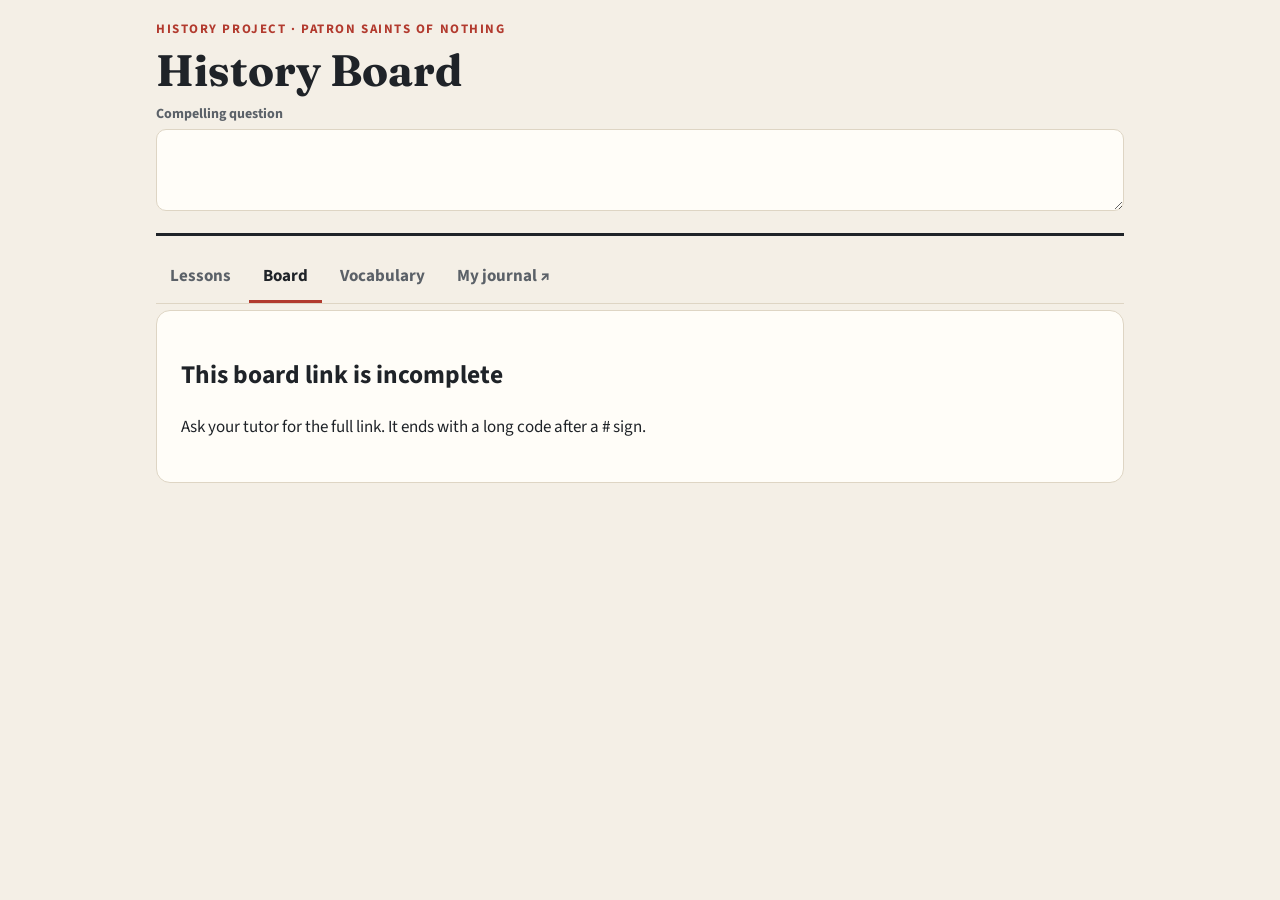
<file: history-board/index.html>
<!doctype html>
<html lang="en">
<head>
<meta charset="utf-8">
<meta name="viewport" content="width=device-width, initial-scale=1">
<meta name="robots" content="noindex, nofollow">
<title>History Board</title>
<link rel="preconnect" href="https://fonts.googleapis.com">
<link rel="preconnect" href="https://fonts.gstatic.com" crossorigin>
<link rel="stylesheet" href="https://fonts.googleapis.com/css2?family=Fraunces:opsz,wght@9..144,600;9..144,700&family=Source+Sans+3:ital,wght@0,400;0,600;0,700;1,400&display=swap">
<style>
:root{
  --bg:#f4efe6; --paper:#fffdf8; --ink:#1f2328; --muted:#5b6168; --line:#ded5c4;
  --accent:#b23a2e; --accent-ink:#ffffff; --blue:#1f4e79; --gold:#c8962c;
  --museum:#7a4b9a; --university:#1f4e79; --government:#2e6b3a; --news:#a0522d; --court:#3b3b3b; --other:#b23a2e;
  --shadow:0 1px 2px rgba(0,0,0,.06),0 4px 14px rgba(0,0,0,.06);
}
*{box-sizing:border-box}
html,body{margin:0}
body{background:var(--bg);color:var(--ink);font-family:"Source Sans 3",-apple-system,BlinkMacSystemFont,"Segoe UI",Roboto,Helvetica,Arial,sans-serif;font-size:17px;line-height:1.5;-webkit-text-size-adjust:100%}
a{color:var(--blue)}
.wrap{max-width:1000px;margin:0 auto;padding:20px 16px 80px}
header.top{border-bottom:3px solid var(--ink);padding-bottom:14px;margin-bottom:18px}
.eyebrow{font-size:13px;letter-spacing:.12em;text-transform:uppercase;color:var(--accent);font-weight:700}
h1{font-family:"Fraunces",Georgia,serif;font-size:clamp(28px,6vw,44px);line-height:1.1;margin:6px 0 10px}
.bq-label{font-weight:700;font-size:14px;color:var(--muted);margin-bottom:4px;display:block}
textarea,input,select{font:inherit;color:inherit}
#bigq{width:100%;border:1px solid var(--line);background:var(--paper);border-radius:10px;padding:10px 12px;font-family:"Fraunces",Georgia,serif;font-size:20px;resize:vertical;min-height:64px}
.bar{display:flex;flex-wrap:wrap;gap:10px;align-items:center;margin:18px 0}
.btn{-webkit-appearance:none;appearance:none;border:0;border-radius:999px;padding:10px 18px;font-weight:700;font-size:16px;cursor:pointer;background:var(--accent);color:var(--accent-ink);min-height:44px}
.btn.ghost{background:transparent;color:var(--ink);border:1.5px solid var(--ink)}
.btn.small{padding:6px 12px;font-size:14px;min-height:34px}
.status{font-size:14px;color:var(--muted);margin-left:auto}
.status.err{color:var(--accent);font-weight:700}
.tabs{display:flex;gap:6px;border-bottom:1px solid var(--line);margin-bottom:16px}
.tab{background:none;border:0;border-bottom:3px solid transparent;padding:8px 12px;font-weight:700;font-size:16px;color:var(--muted);cursor:pointer}
.tab[aria-selected="true"]{color:var(--ink);border-bottom-color:var(--accent)}
/* timeline */
.timeline{position:relative;padding-left:28px}
.timeline:before{content:"";position:absolute;left:9px;top:4px;bottom:4px;width:3px;background:var(--ink);border-radius:2px}
.yeargroup{position:relative;margin-bottom:22px}
.year{position:relative;font-family:"Fraunces",Georgia,serif;font-size:24px;font-weight:700;margin:0 0 8px}
.year:before{content:"";position:absolute;left:-26px;top:9px;width:15px;height:15px;border-radius:50%;background:var(--paper);border:3px solid var(--accent)}
.cards{display:grid;grid-template-columns:repeat(auto-fill,minmax(260px,1fr));gap:14px}
.card{background:var(--paper);border:1px solid var(--line);border-radius:14px;box-shadow:var(--shadow);overflow:hidden;display:flex;flex-direction:column}
.card .img{width:100%;aspect-ratio:16/10;object-fit:cover;background:#e9e2d4;display:block}
.card .body{padding:12px 14px 14px;display:flex;flex-direction:column;gap:6px;flex:1}
.meta{display:flex;flex-wrap:wrap;gap:6px;align-items:center}
.pill{font-size:12px;font-weight:700;letter-spacing:.04em;text-transform:uppercase;padding:2px 8px;border-radius:999px;background:#efe7d8;color:var(--ink)}
.pill.kind{background:var(--ink);color:#fff}
.pill.src{color:#fff}
.card h3{margin:0;font-size:19px;line-height:1.25}
.card p{margin:0;color:#2c3136;white-space:pre-wrap}
.links{display:flex;flex-wrap:wrap;gap:12px;font-size:15px;margin-top:auto;padding-top:6px}
.actions{display:flex;gap:8px;margin-top:8px}
.pnav{display:flex;flex-wrap:wrap;gap:4px;border-bottom:1px solid var(--line);margin:0 0 6px}
.pnav a{padding:10px 14px;font-weight:700;font-size:17px;color:var(--muted);text-decoration:none;border-bottom:3px solid transparent}
.pnav a[aria-current="page"]{color:var(--ink);border-bottom-color:var(--accent)}
.readings a{margin-left:4px}
.section-h{font-family:"Fraunces",Georgia,serif;font-size:22px;margin:4px 0 10px}
.id-cards{margin-bottom:24px}
.idcard{border-top:5px solid var(--gold)}
.idchart{text-align:center;padding:6px 0}
.idname{display:inline-block;font-family:"Fraunces",Georgia,serif;font-size:22px;font-weight:700;border:3px solid var(--ink);border-radius:999px;padding:6px 18px;margin:6px 0 12px}
.idwords{display:flex;flex-wrap:wrap;gap:6px;justify-content:center}
.idword{background:#f3ead6;border:1px solid var(--line);border-radius:8px;padding:3px 9px;font-size:15px}
.idword.muted{color:var(--muted);font-style:italic}
.card.k-upstander{border-left:6px solid var(--government)}
.card.k-bystander{border-left:6px solid var(--gold)}
.card.k-perpetrator{border-left:6px solid var(--accent)}
.card.k-memory{border-left:6px solid var(--museum)}
.card.k-novel{border-left:6px solid var(--blue)}
.field .hint:empty{display:none}
.empty{background:var(--paper);border:2px dashed var(--line);border-radius:14px;padding:24px;text-align:center;color:var(--muted)}
/* script */
.script-box{background:var(--paper);border:1px solid var(--line);border-radius:14px;padding:16px;box-shadow:var(--shadow)}
#script{width:100%;min-height:340px;border:1px solid var(--line);border-radius:10px;padding:12px;font-size:18px;line-height:1.6;resize:vertical;background:#fff}
.counter{display:flex;flex-wrap:wrap;gap:16px;font-size:15px;color:var(--muted);margin-top:8px}
.counter b{color:var(--ink)}
.tips{font-size:16px;color:var(--ink);margin:0 0 10px}
.hidden{display:none !important}
/* modal */
.overlay{position:fixed;inset:0;top:0;left:0;right:0;bottom:0;background:rgba(20,20,20,.5);display:flex;align-items:flex-start;justify-content:center;padding:16px;overflow-y:auto;-webkit-overflow-scrolling:touch;z-index:10}
.modal{background:var(--paper);border-radius:16px;max-width:560px;width:100%;padding:18px 18px 20px;margin:20px 0;box-shadow:0 10px 40px rgba(0,0,0,.3)}
.modal h2{font-family:"Fraunces",Georgia,serif;margin:0 0 12px}
.field{margin-bottom:12px}
.field label{display:block;font-weight:700;font-size:15px;margin-bottom:4px}
.kinds{border:0;margin:0;padding:0;min-width:0}
.kinds legend{font-weight:700;font-size:15px;margin-bottom:4px;padding:0}
.kgroup{margin:6px 0}
.kglabel{display:block;font-size:13px;color:var(--muted);font-weight:700;letter-spacing:.04em;text-transform:uppercase;margin-bottom:4px}
.kopts{display:flex;flex-wrap:wrap;gap:6px}
.idword.idlabel{background:transparent;border:2px dashed var(--accent);color:var(--accent)}
.field input.missing{border:2px solid var(--accent);background:#fbe9e6}
.warn.info{background:#e8f0f7;color:var(--ink);font-weight:600}
.warntext{color:var(--accent);font-weight:700;font-size:15px}
.klock summary{cursor:pointer;list-style-position:inside;margin-bottom:4px}
.klock .small{font-size:13px;color:var(--muted)}
.kopt{position:relative;display:inline-block;cursor:pointer}
.kopt input{position:absolute;opacity:0;width:1px;height:1px}
.kopt span{display:inline-block;border:1px solid var(--line);background:#fff;border-radius:999px;padding:7px 12px;font-size:15px;font-weight:600;color:var(--ink)}
.kopt input:checked + span{background:var(--ink);color:#fff;border-color:var(--ink)}
.kopt input:focus-visible + span{outline:3px solid var(--accent);outline-offset:2px}
.field .hint{font-size:13px;color:var(--muted);margin-top:2px}
.field input,.field select,.field textarea{width:100%;border:1px solid var(--line);border-radius:8px;padding:9px 10px;background:#fff;font-size:16px}
.field textarea{min-height:90px;resize:vertical}
.row2{display:grid;grid-template-columns:1fr 1fr;gap:10px}
.warn{background:#fbe9e6;color:var(--accent);border-radius:8px;padding:8px 10px;font-weight:600;font-size:15px;margin-bottom:10px}
.modal .btns{display:flex;gap:10px;justify-content:flex-end;margin-top:6px}
.nokey{background:var(--paper);border-radius:14px;padding:24px;border:1px solid var(--line)}
@media (max-width:520px){.row2{grid-template-columns:1fr}.status{margin-left:0;width:100%}}
</style>
</head>
<body>
<div class="wrap">
  <header class="top">
    <div class="eyebrow">History Project · Patron Saints of Nothing</div>
    <h1 id="title">History Board</h1>
    <label class="bq-label" for="bigq">Compelling question</label>
    <textarea id="bigq" rows="2"></textarea>
  </header>
  <nav class="pnav" id="readings" aria-label="Project sections"><a href="home.html" data-keyed="1">Lessons</a><a href="index.html" data-keyed="1" aria-current="page">Board</a><a href="vocab.html" data-keyed="1">Vocabulary</a><a href="https://docs.google.com/document/d/1Thc-ZWkePVy3NhJpWOpobZj-ksLnN4kBiz2em-hv898/edit" target="_blank" rel="noopener">My journal ↗</a></nav>

  <div id="nokey" class="nokey hidden">
    <h2>This board link is incomplete</h2>
    <p>Ask your tutor for the full link. It ends with a long code after a # sign.</p>
  </div>

  <div id="app" class="hidden">
    <div class="tabs" role="tablist">
      <button class="tab" role="tab" id="tab-board" aria-selected="true">Timeline</button>
      <button class="tab" role="tab" id="tab-script" aria-selected="false">Documentary script</button>
    </div>

    <section id="panel-board">
      <div class="bar">
        <button class="btn" id="addBtn">+ Add a card</button>
        <span class="status" id="status">Loading…</span>
      </div>
      <div id="timeline"></div>
    </section>

    <section id="panel-script" class="hidden">
      <div class="script-box">
        <div class="tips">
          <p style="margin:0 0 6px"><b>This is your final project (Stage 6).</b> You will make a short documentary, about 3 minutes, that answers the compelling question: <b>How can we know what really happened in the past?</b> Your cards on the timeline are your evidence. You don't need to write here until Stage 6.</p>
          <p style="margin:0 0 4px">Follow these five parts (about 350–400 words in total):</p>
          <ol style="margin:0 0 6px;padding-left:22px">
            <li><b>One case.</b> Choose one event card from your timeline. What happened?</li>
            <li><b>The official story.</b> What did the police or the government say?</li>
            <li><b>Other voices.</b> What did families, journalists or a court say?</li>
            <li><b>The evidence.</b> Which source do you trust most, and why?</li>
            <li><b>Your answer.</b> How can we know what really happened? Connect it to Jay, who wanted to know what really happened to Jun.</li>
          </ol>
          <p style="margin:0">It saves as you type.</p>
        </div>
        <textarea id="script" placeholder="1. One case: On … , …"></textarea>
        <div class="counter"><span><b id="wc">0</b> words</span><span>about <b id="mins">0:00</b> spoken</span><span id="status2"></span></div>
      </div>
    </section>
  </div>
</div>

<div class="overlay hidden" id="overlay">
  <div class="modal" role="dialog" aria-modal="true" aria-labelledby="mtitle">
    <h2 id="mtitle">Add a card</h2>
    <div id="mwarn" class="warn hidden"></div>
    <div class="row2">
      <div class="field"><label for="f_date">Date</label><input id="f_date" placeholder="e.g. 30 June 2016"><div class="hint">As exact as your source gives it.</div></div>
      <div class="field"><label for="f_year">Year (for the timeline)</label><input id="f_year" inputmode="numeric" placeholder="2016"></div>
    </div>
    <div class="field"><fieldset class="kinds"><legend>Card type</legend>
      <input type="hidden" id="f_kind" value="identity">
      <div class="kgroup"><span class="kglabel">Identity</span><div class="kopts"><label class="kopt"><input type="radio" name="kind" value="identity"><span>Identity chart</span></label></div></div>
      <div class="kgroup"><span class="kglabel">History</span><div class="kopts"><label class="kopt"><input type="radio" name="kind" value="event"><span>Event</span></label><label class="kopt"><input type="radio" name="kind" value="voice"><span>Voice (a person's story)</span></label><label class="kopt"><input type="radio" name="kind" value="official"><span>Official story</span></label><label class="kopt"><input type="radio" name="kind" value="claim"><span>False claim</span></label><label class="kopt"><input type="radio" name="kind" value="factcheck"><span>Fact-check</span></label></div></div>
      <details class="kgroup klock" id="choicesGrp"><summary><span class="kglabel" style="display:inline">Choices</span> <span class="small">· Stage 4 words. Open these after the lesson "Choosing to see."</span></summary><div class="kopts" style="margin-top:6px"><label class="kopt"><input type="radio" name="kind" value="upstander"><span>Upstander</span></label><label class="kopt"><input type="radio" name="kind" value="bystander"><span>Bystander</span></label><label class="kopt"><input type="radio" name="kind" value="perpetrator"><span>Perpetrator</span></label></div></details>
      <div class="kgroup"><span class="kglabel">Memory and the novel</span><div class="kopts"><label class="kopt"><input type="radio" name="kind" value="memory"><span>Memory and legacy</span></label><label class="kopt"><input type="radio" name="kind" value="novel"><span>Link to the novel</span></label></div></div>
      </fieldset>
      <div class="hint" id="kindHint"></div>
    </div>
    <div class="field"><label for="f_title" id="l_title">Title</label><input id="f_title" maxlength="200" placeholder="e.g. The drug war begins"><div class="hint warntext hidden" id="titleMissing"></div></div>
    <div class="field"><label for="f_caption" id="l_caption">What happened, in your own words</label><textarea id="f_caption" maxlength="2000" placeholder="2–4 sentences. Don't copy from the source."></textarea></div>
    <div class="field"><label for="f_img">Image link (optional)</label><input id="f_img" type="url" placeholder="https://…jpg"><div class="hint">Right-click an image on the source page and choose "Copy image address".</div></div>
    <div class="field"><label for="f_video">Video link (optional)</label><input id="f_video" type="url" placeholder="https://www.youtube.com/watch?v=…"></div>
    <div class="row2">
      <div class="field"><label for="f_srcname">Source name</label><input id="f_srcname" maxlength="200" placeholder="Philippine Daily Inquirer"></div>
      <div class="field"><label for="f_srctype">Source type</label>
        <select id="f_srctype">
          <option value="">Choose…</option>
          <option value="museum">Museum</option>
          <option value="university">University</option>
          <option value="government">Government</option>
          <option value="news">News</option>
          <option value="court">Court</option>
        </select>
      </div>
    </div>
    <div class="field"><label for="f_srcurl">Source link</label><input id="f_srcurl" type="url" placeholder="https://…"></div>
    <div class="btns">
      <button class="btn ghost" id="cancelBtn" type="button">Cancel</button>
      <button class="btn" id="saveBtn" type="button">Save card</button>
    </div>
  </div>
</div>

<script>
(function(){
  "use strict";
  var API = "https://tbrgkozypzlpbmetnorl.supabase.co/rest/v1/rpc/";
  var APIKEY = "sb_publishable_oINhZITFStePh8JcIrj0kQ_gT-77nvG";
  var KEY = (window.location.hash || "").replace(/^#/, "").trim();

  var KIND_LABEL = {identity:"Identity chart", event:"Event", voice:"Voice", official:"Official story", claim:"False claim", factcheck:"Fact-check", upstander:"Upstander", bystander:"Bystander", perpetrator:"Perpetrator", memory:"Memory and legacy", novel:"Link to the novel"};
  var KIND_HINT = {
    identity:"Ask three questions. What does this person call himself? What labels do other people put on him? Is each label fair? Put the labels other people use in quotation marks, like \"outsider\".",
    event:"Something that happened. Give the date, say what happened in 2–4 sentences in your own words, and add your source: news, government, court, university or museum. Not Wikipedia.",
    voice:"One real person's story, told by them or their family. Who are they, and what do they say happened?",
    official:"What the police or the government said happened. Who said it, and when?",
    claim:"Something people said or shared that turned out to be false. What was the claim, and how do we know it is false?",
    factcheck:"A source that checks a claim. What claim did it check, and what did it find?",
    upstander:"Someone who chose to speak up or act against the injustice. What did they do, and what did it cost them?",
    bystander:"Someone who saw what was happening and stayed silent or looked away. Why might they have done that?",
    perpetrator:"Someone who carried out or ordered the injustice. Describe what they did, not what they were like.",
    memory:"How is this injustice remembered today? A memorial, a court case, a museum, or an argument about the past.",
    novel:"How does this connect to Jay, Jun or their family?"
  };
  var NO_SOURCE_KINDS = {identity:true, novel:true};
  var SRC_LABEL = {museum:"Museum", university:"University", government:"Government", news:"News", court:"Court"};

  var state = {board:null, cards:[], editingId:null, lastLoad:0, typing:false};
  var $ = function(id){ return document.getElementById(id); };

  function rpc(name, body){
    return fetch(API + name, {
      method:"POST",
      headers:{"apikey":APIKEY, "Authorization":"Bearer " + APIKEY, "Content-Type":"application/json"},
      body:JSON.stringify(body)
    }).then(function(r){
      return r.text().then(function(t){
        if(!r.ok){ throw new Error(t || ("Error " + r.status)); }
        return t ? JSON.parse(t) : null;
      });
    });
  }

  function setStatus(msg, err){
    var s = $("status"), s2 = $("status2");
    s.textContent = msg; s2.textContent = msg;
    s.className = "status" + (err ? " err" : "");
  }

  function esc(s){
    return String(s == null ? "" : s).replace(/[&<>"']/g, function(c){
      return {"&":"&amp;","<":"&lt;",">":"&gt;",'"':"&quot;","'":"&#39;"}[c];
    });
  }
  function safeUrl(u){
    u = String(u || "").trim();
    return /^https?:\/\//i.test(u) ? u : "";
  }

  function load(silent){
    if(!silent) setStatus("Loading…");
    return rpc("hb_get", {p_key:KEY}).then(function(data){
      state.board = data.board;
      state.cards = data.cards || [];
      state.lastLoad = Date.now();
      $("title").textContent = state.board.title || "History Board";
      document.title = state.board.title || "History Board";
      if(document.activeElement !== $("bigq")) $("bigq").value = state.board.big_question || "";
      if(document.activeElement !== $("script") && !state.typing) { $("script").value = state.board.script || ""; countWords(); }
      render();
      setStatus("All changes saved");
    }).catch(function(e){
      if(String(e.message).indexOf("board not found") >= 0){
        $("app").classList.add("hidden"); $("nokey").classList.remove("hidden");
      } else {
        setStatus("Couldn't load the board — check your internet and refresh.", true);
      }
    });
  }

  function render(){
    var tl = $("timeline");
    if(!state.cards.length){
      tl.innerHTML = '<div class="empty">No cards yet. Click <b>+ Add a card</b> to post your first source.</div>';
      return;
    }
    var ids = state.cards.filter(function(c){ return c.kind === "identity"; });
    var rest = state.cards.filter(function(c){ return c.kind !== "identity"; });
    var pre = "";
    if(ids.length){
      pre = '<h2 class="section-h">Identity charts</h2><div class="cards id-cards">';
      ids.forEach(function(c){ pre += cardHtml(c); });
      pre += '</div><h2 class="section-h">Timeline</h2>';
    }
    if(!rest.length){
      tl.innerHTML = pre + '<div class="empty">No timeline cards yet.</div>';
      return;
    }
    var groups = {}, order = [];
    rest.forEach(function(c){
      var y = (c.sort_year === null || c.sort_year === undefined || c.sort_year === "") ? "No year yet" : String(c.sort_year);
      if(!groups[y]){ groups[y] = []; order.push(y); }
      groups[y].push(c);
    });
    order.sort(function(a,b){
      if(a === "No year yet") return 1; if(b === "No year yet") return -1;
      return Number(a) - Number(b);
    });
    var html = pre + '<div class="timeline">';
    order.forEach(function(y){
      html += '<div class="yeargroup"><h2 class="year">' + esc(y) + '</h2><div class="cards">';
      groups[y].forEach(function(c){ html += cardHtml(c); });
      html += '</div></div>';
    });
    html += '</div>';
    tl.innerHTML = html;
    var imgs = tl.querySelectorAll("img.img");
    for(var i=0;i<imgs.length;i++){ imgs[i].addEventListener("error", function(){ this.style.display="none"; }); }
  }

  function identityHtml(c){
    var words = String(c.caption || "").split(/[,\n]+/).map(function(w){ return w.trim(); }).filter(Boolean);
    var h = '<article class="card idcard"><div class="body">';
    h += '<div class="meta"><span class="pill kind">Identity chart</span></div>';
    h += '<div class="idchart"><div class="idname">' + esc(c.title || "Name") + '</div><div class="idwords">';
    words.forEach(function(w){
      var isLabel = /^["“'‘].*["”'’]$/.test(w);
      h += '<span class="idword' + (isLabel ? ' idlabel' : '') + '">' + esc(isLabel ? w.replace(/^["“'‘]|["”'’]$/g, "") : w) + '</span>';
    });
    if(words.some(function(w){ return /^["“'‘].*["”'’]$/.test(w); })) h += '<div class="small" style="margin-top:6px">Dashed = a label other people use.</div>';
    if(!words.length) h += '<span class="idword muted">Add words that describe this person</span>';
    h += '</div></div>';
    var src = safeUrl(c.source_url);
    if(src) h += '<div class="links"><a href="' + esc(src) + '" target="_blank" rel="noopener">Source: ' + esc(c.source_name || "link") + '</a></div>';
    h += '<div class="actions"><button class="btn ghost small" data-edit="' + esc(c.id) + '">Edit</button><button class="btn ghost small" data-del="' + esc(c.id) + '">Delete</button></div>';
    return h + '</div></article>';
  }

  function cardHtml(c){
    if(c.kind === "identity") return identityHtml(c);
    var img = safeUrl(c.image_url), src = safeUrl(c.source_url), vid = safeUrl(c.video_url);
    var h = '<article class="card k-' + esc(c.kind || "event") + '">';
    if(img) h += '<img class="img" loading="lazy" alt="" src="' + esc(img) + '">';
    h += '<div class="body"><div class="meta">';
    h += '<span class="pill kind">' + esc(KIND_LABEL[c.kind] || "Event") + '</span>';
    if(c.event_date) h += '<span class="pill">' + esc(c.event_date) + '</span>';
    if(c.source_type) h += '<span class="pill src" style="background:var(--' + esc(c.source_type) + ',#555)">' + esc(SRC_LABEL[c.source_type] || c.source_type) + '</span>';
    h += '</div>';
    h += '<h3>' + esc(c.title || "Untitled") + '</h3>';
    if(c.caption) h += '<p>' + esc(c.caption) + '</p>';
    h += '<div class="links">';
    if(src) h += '<a href="' + esc(src) + '" target="_blank" rel="noopener">Source: ' + esc(c.source_name || "link") + '</a>';
    else if(c.source_name) h += '<span>Source: ' + esc(c.source_name) + '</span>';
    if(vid) h += '<a href="' + esc(vid) + '" target="_blank" rel="noopener">Watch video</a>';
    h += '</div>';
    h += '<div class="actions"><button class="btn ghost small" data-edit="' + esc(c.id) + '">Edit</button><button class="btn ghost small" data-del="' + esc(c.id) + '">Delete</button></div>';
    h += '</div></article>';
    return h;
  }

  /* modal */
  var F = ["date","year","kind","title","caption","img","video","srcname","srctype","srcurl"];
  function openModal(card){
    state.editingId = card ? card.id : null;
    $("mtitle").textContent = card ? "Edit card" : "Add a card";
    $("mwarn").classList.add("hidden"); $("mwarn").classList.remove("info");
    $("f_title").classList.remove("missing"); $("titleMissing").classList.add("hidden");
    $("f_date").value = card ? card.event_date : "";
    $("f_year").value = card && card.sort_year != null ? card.sort_year : "";
    $("f_kind").value = card ? (card.kind || "event") : "identity";
    var radios = document.querySelectorAll('input[name="kind"]');
    for(var ri=0; ri<radios.length; ri++){ radios[ri].checked = radios[ri].value === $("f_kind").value; }
    $("f_title").value = card ? card.title : "";
    $("f_caption").value = card ? card.caption : "";
    $("f_img").value = card ? card.image_url : "";
    $("f_video").value = card ? card.video_url : "";
    $("f_srcname").value = card ? card.source_name : "";
    $("f_srctype").value = card ? (card.source_type || "") : "";
    $("f_srcurl").value = card ? card.source_url : "";
    applyKind();
    $("overlay").classList.remove("hidden");
    document.body.style.overflow = "hidden";
    setTimeout(function(){ ($("f_kind").value === "identity" ? $("f_title") : $("f_date")).focus(); }, 30);
  }
  function applyKind(){
    var k = $("f_kind").value, isId = k === "identity";
    $("kindHint").textContent = KIND_HINT[k] || (k ? "" : "Choose the card type that fits this source.");
    $("kindHint").classList.remove("warntext");
    $("l_title").textContent = isId ? "Whose identity chart? (name)" : "Title";
    $("f_title").placeholder = isId ? "e.g. Jay" : "e.g. The drug war begins";
    $("l_caption").textContent = isId ? "Identity words, separated by commas" : "What happened, in your own words";
    $("f_caption").placeholder = isId ? "e.g. Filipino American, son, cousin, gamer, \"outsider\"…" : "2–4 sentences. Don't copy from the source.";
    if(k === "upstander" || k === "bystander" || k === "perpetrator") $("choicesGrp").open = true;
    var dateFields = [$("f_date"), $("f_year"), $("f_img"), $("f_video")];
    for(var i=0;i<dateFields.length;i++){
      var fld = dateFields[i].parentNode;
      fld.classList.toggle("hidden", isId);
    }
  }

  function closeModal(){
    $("overlay").classList.add("hidden");
    document.body.style.overflow = "";
  }
  function warn(msg){ var w = $("mwarn"); w.textContent = msg; w.classList.remove("hidden"); w.scrollIntoView({block:"nearest"}); }

  document.addEventListener("input", function(e){ if(e.target && e.target.id === "f_title" && e.target.value.trim()){ e.target.classList.remove("missing"); $("titleMissing").classList.add("hidden"); } });
  function saveCard(){
    var yearRaw = $("f_year").value.trim();
    var card = {
      event_date: $("f_date").value.trim(),
      sort_year: yearRaw,
      kind: $("f_kind").value,
      title: $("f_title").value.trim(),
      caption: $("f_caption").value.trim(),
      image_url: $("f_img").value.trim(),
      video_url: $("f_video").value.trim(),
      source_name: $("f_srcname").value.trim(),
      source_type: $("f_srctype").value,
      source_url: $("f_srcurl").value.trim()
    };
    if(!card.kind){
      var kh = $("kindHint"); kh.textContent = "Choose a card type first: is this an event, an official story, or a voice?"; kh.classList.add("warntext");
      try{ kh.scrollIntoView({block:"center"}); }catch(e){}
      return;
    }
    if(!card.title){
      var isIdW = $("f_kind").value === "identity";
      var t = $("f_title");
      t.classList.add("missing");
      t.focus();
      try{ t.scrollIntoView({block:"center"}); }catch(e){ t.scrollIntoView(); }
      var hint = $("titleMissing"); hint.textContent = isIdW ? "Write the person's name here." : "Write a title here."; hint.classList.remove("hidden");
      return;
    }
    if(yearRaw && !/^\d{4}$/.test(yearRaw)){ return warn("Year should be four digits, like 1972."); }
    var all = (card.source_url + " " + card.image_url + " " + card.source_name).toLowerCase();
    if(all.indexOf("wikipedia") >= 0 || all.indexOf("wikimedia") >= 0){
      return warn("Wikipedia isn't allowed. Find this on a museum, university, government or news site instead.");
    }
    if(!NO_SOURCE_KINDS[card.kind] && (!card.source_url || !card.source_type)){ return warn("This card needs a source link and a source type."); }
    if(card.source_url && !card.source_type){ return warn("Choose a source type for your link."); }
    if(state.editingId) card.id = state.editingId;
    $("saveBtn").disabled = true;
    setStatus("Saving…");
    rpc("hb_save_card", {p_key:KEY, p_card:card}).then(function(){
      closeModal();
      return load(true);
    }).catch(function(){
      warn("Couldn't save — check your internet and try again.");
      setStatus("Not saved", true);
    }).then(function(){ $("saveBtn").disabled = false; });
  }

  function deleteCard(id){
    var c = state.cards.filter(function(x){ return x.id === id; })[0];
    if(!window.confirm('Delete "' + (c ? c.title : "this card") + '"?')) return;
    setStatus("Deleting…");
    rpc("hb_delete_card", {p_key:KEY, p_id:id}).then(function(){ return load(true); })
      .catch(function(){ setStatus("Couldn't delete — try again.", true); });
  }

  /* board text (big question + script) */
  var saveTimer = null;
  function queueBoardSave(){
    setStatus("Saving…");
    clearTimeout(saveTimer);
    saveTimer = setTimeout(saveBoard, 900);
  }
  function saveBoard(){
    rpc("hb_save_board", {p_key:KEY, p_big_question:$("bigq").value, p_script:$("script").value})
      .then(function(){ state.typing = false; setStatus("All changes saved"); })
      .catch(function(){ setStatus("Not saved — check your internet. Keep this tab open.", true); });
  }
  function countWords(){
    var t = $("script").value.trim();
    var n = t ? t.split(/\s+/).length : 0;
    $("wc").textContent = n;
    var secs = Math.round(n / 130 * 60);
    $("mins").textContent = Math.floor(secs/60) + ":" + ("0" + (secs % 60)).slice(-2);
  }

  function showTab(which){
    var b = which === "board";
    $("tab-board").setAttribute("aria-selected", b ? "true" : "false");
    $("tab-script").setAttribute("aria-selected", b ? "false" : "true");
    $("panel-board").classList.toggle("hidden", !b);
    $("panel-script").classList.toggle("hidden", b);
  }

  /* "Add to my board" buttons in the lessons open the form with the source already filled in.
     The student still chooses the card type and writes the title and summary. */
  function fromLesson(){
    var q = window.location.search;
    if(!/[?&]add=1/.test(q)) return;
    var P = {};
    q.replace(/^\?/, "").split("&").forEach(function(kv){
      var i = kv.indexOf("="); if(i < 0) return;
      try{ P[kv.slice(0, i)] = decodeURIComponent(kv.slice(i + 1).replace(/\+/g, " ")); }catch(e){}
    });
    openModal(null);
    $("f_kind").value = "";
    var radios = document.querySelectorAll('input[name="kind"]');
    for(var ri=0; ri<radios.length; ri++){ radios[ri].checked = false; }
    $("f_date").value = P.date || "";
    $("f_year").value = P.year || "";
    $("f_srcname").value = P.src || "";
    if(P.stype) $("f_srctype").value = P.stype;
    $("f_srcurl").value = P.url || "";
    applyKind();
    var w = $("mwarn"); w.textContent = "From your lesson" + (P.from ? ": " + P.from : "") + ". The source is filled in. You choose the card type and write the title and what it says in your own words.";
    w.classList.remove("hidden"); w.classList.add("info");
    setTimeout(function(){ var first = document.querySelector('input[name="kind"]'); if(first) first.focus(); }, 40);
    try{ history.replaceState(null, "", window.location.pathname + window.location.hash); }catch(e){}
  }

  function init(){
    if(!/^[a-f0-9]{20,}$/i.test(KEY)){
      $("nokey").classList.remove("hidden");
      $("bigq").disabled = true;
      return;
    }
    $("app").classList.remove("hidden");
    var rl = document.querySelectorAll("a[data-keyed]");
    for(var r=0;r<rl.length;r++){ rl[r].setAttribute("href", rl[r].getAttribute("href").split("#")[0] + "#" + KEY); }
    $("addBtn").addEventListener("click", function(){ openModal(null); });
    $("cancelBtn").addEventListener("click", closeModal);
    var kradios = document.querySelectorAll('input[name="kind"]');
    for(var kr=0; kr<kradios.length; kr++){
      kradios[kr].addEventListener("change", function(){ $("f_kind").value = this.value; applyKind(); });
    }
    $("saveBtn").addEventListener("click", saveCard);
    $("overlay").addEventListener("click", function(e){ if(e.target === this) closeModal(); });
    document.addEventListener("keydown", function(e){ if(e.key === "Escape") closeModal(); });
    $("timeline").addEventListener("click", function(e){
      var t = e.target;
      if(t.getAttribute("data-edit")){
        var id = t.getAttribute("data-edit");
        openModal(state.cards.filter(function(x){ return x.id === id; })[0]);
      } else if(t.getAttribute("data-del")){
        deleteCard(t.getAttribute("data-del"));
      }
    });
    $("bigq").addEventListener("input", queueBoardSave);
    $("script").addEventListener("input", function(){ state.typing = true; countWords(); queueBoardSave(); });
    $("tab-board").addEventListener("click", function(){ showTab("board"); });
    $("tab-script").addEventListener("click", function(){ showTab("script"); });
    load(false).then(fromLesson);
    setInterval(function(){
      var modalOpen = !$("overlay").classList.contains("hidden");
      var editing = document.activeElement === $("script") || document.activeElement === $("bigq");
      if(!modalOpen && !editing && !state.typing && !document.hidden) load(true);
    }, 20000);
  }
  init();
})();
</script>
</body>
</html>
</file>
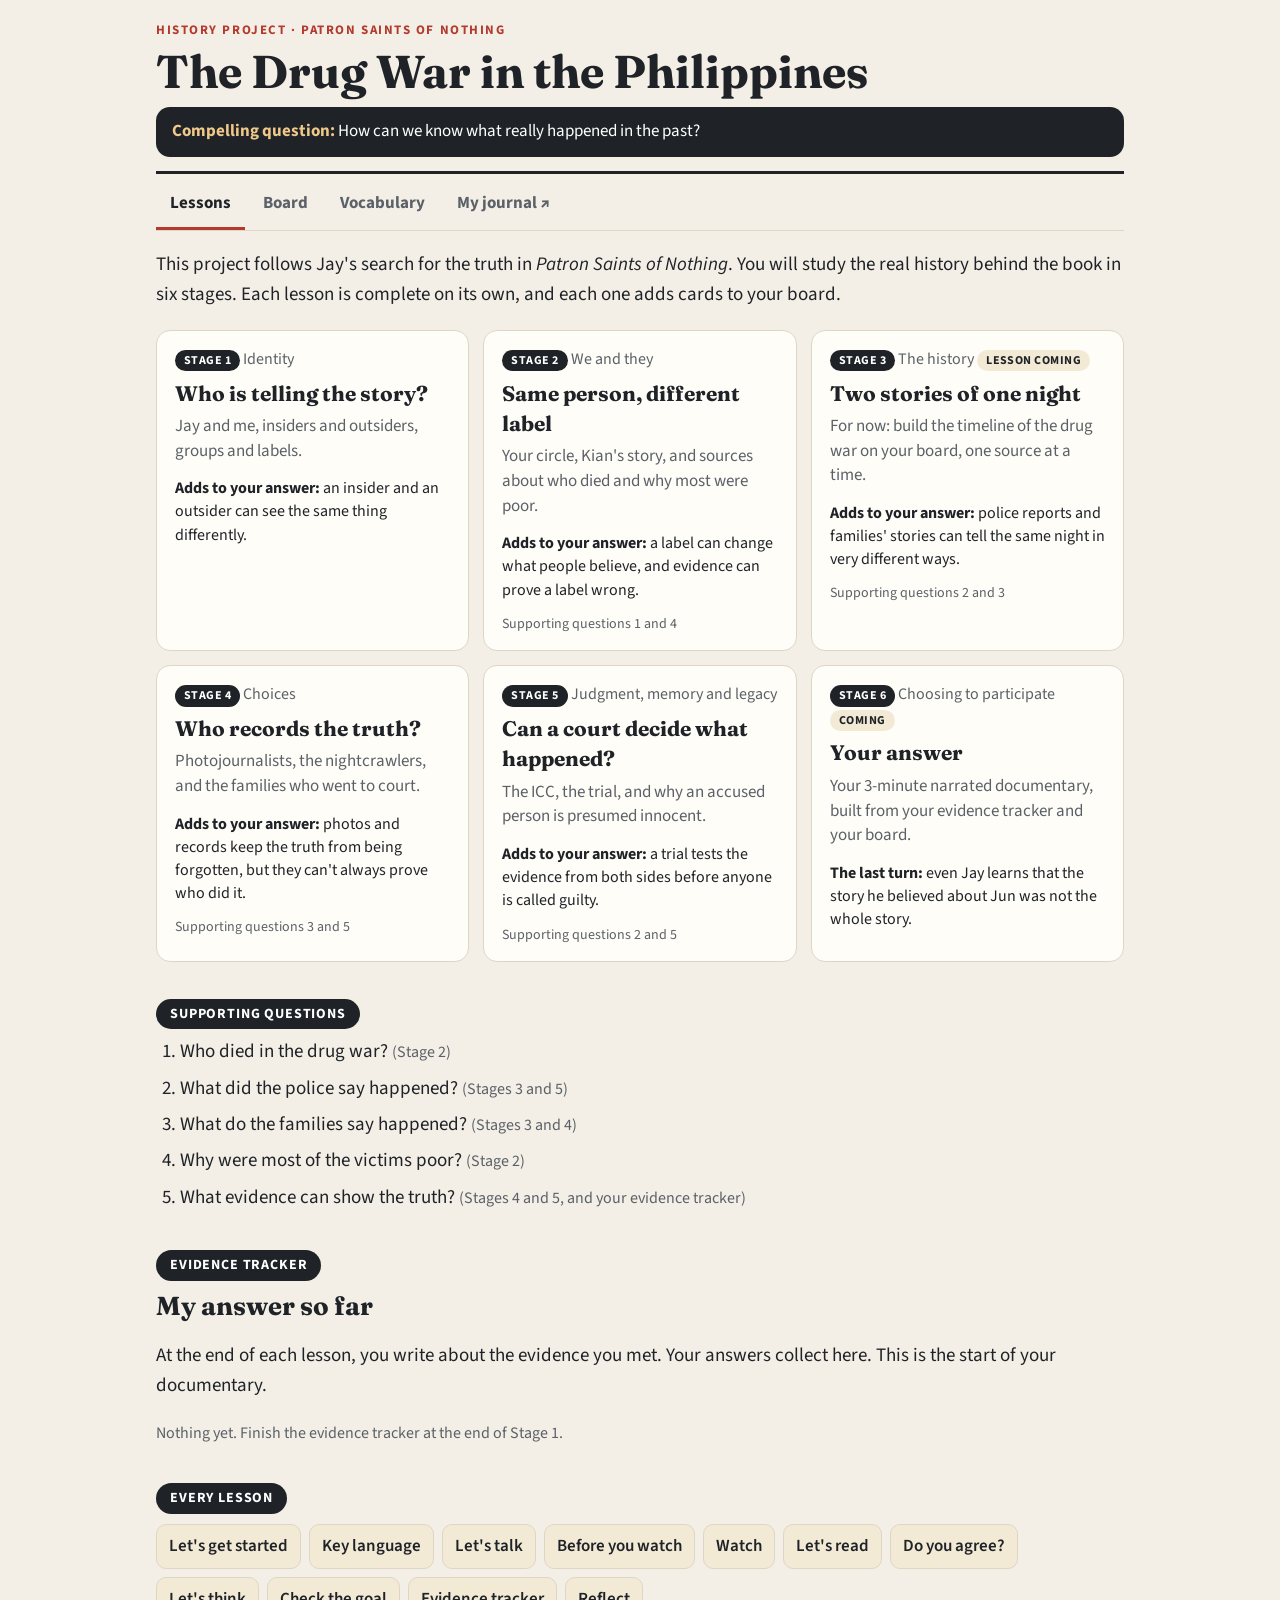
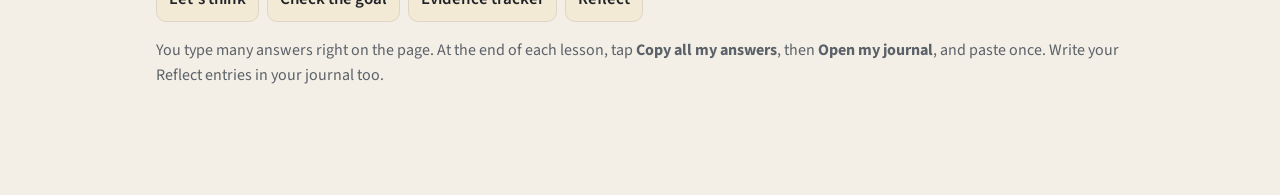
<file: history-board/home.html>
<!doctype html>
<html lang="en">
<head>
<meta charset="utf-8">
<meta name="viewport" content="width=device-width, initial-scale=1">
<meta name="robots" content="noindex, nofollow">
<title>The Drug War in the Philippines</title>
<link rel="preconnect" href="https://fonts.googleapis.com">
<link rel="preconnect" href="https://fonts.gstatic.com" crossorigin>
<link rel="stylesheet" href="https://fonts.googleapis.com/css2?family=Fraunces:opsz,wght@9..144,600;9..144,700&family=Source+Sans+3:ital,wght@0,400;0,600;0,700;1,400&display=swap">
<link rel="stylesheet" href="site.css?v=13">
</head>
<body>
<div class="wrap wide">
  <header class="top">
    <div class="eyebrow">History project · Patron Saints of Nothing</div>
    <h1 class="title">The Drug War in the Philippines</h1>
    <div class="cq"><b>Compelling question:</b> How can we know what really happened in the past?</div>
  </header>
  <nav class="nav" aria-label="Project sections">
    <a href="home.html" data-keyed aria-current="page">Lessons</a>
    <a href="index.html" data-keyed>Board</a>
    <a href="vocab.html" data-keyed>Vocabulary</a>
  </nav>

  <p>This project follows Jay's search for the truth in <i>Patron Saints of Nothing</i>. You will study the real history behind the book in six stages. Each lesson is complete on its own, and each one adds cards to your board.</p>

  <div class="stages">
    <a class="stage" href="stage1.html" data-keyed>
      <div><span class="pill dark">Stage 1</span> <span class="small">Identity</span></div>
      <h3>Who is telling the story?</h3>
      <div class="desc">Jay and me, insiders and outsiders, groups and labels.</div>
      <div class="adds"><b>Adds to your answer:</b> an insider and an outsider can see the same thing differently.</div>
    </a>
    <a class="stage" href="stage2.html" data-keyed>
      <div><span class="pill dark">Stage 2</span> <span class="small">We and they</span></div>
      <h3>Same person, different label</h3>
      <div class="desc">Your circle, Kian's story, and sources about who died and why most were poor.</div>
      <div class="adds"><b>Adds to your answer:</b> a label can change what people believe, and evidence can prove a label wrong.</div>
      <div class="sq">Supporting questions 1 and 4</div>
    </a>
    <a class="stage" href="index.html" data-keyed>
      <div><span class="pill dark">Stage 3</span> <span class="small">The history</span> <span class="pill">Lesson coming</span></div>
      <h3>Two stories of one night</h3>
      <div class="desc">For now: build the timeline of the drug war on your board, one source at a time.</div>
      <div class="adds"><b>Adds to your answer:</b> police reports and families' stories can tell the same night in very different ways.</div>
      <div class="sq">Supporting questions 2 and 3</div>
    </a>
    <a class="stage" href="stage4.html" data-keyed>
      <div><span class="pill dark">Stage 4</span> <span class="small">Choices</span></div>
      <h3>Who records the truth?</h3>
      <div class="desc">Photojournalists, the nightcrawlers, and the families who went to court.</div>
      <div class="adds"><b>Adds to your answer:</b> photos and records keep the truth from being forgotten, but they can't always prove who did it.</div>
      <div class="sq">Supporting questions 3 and 5</div>
    </a>
    <a class="stage" href="lesson-icc.html" data-keyed>
      <div><span class="pill dark">Stage 5</span> <span class="small">Judgment, memory and legacy</span></div>
      <h3>Can a court decide what happened?</h3>
      <div class="desc">The ICC, the trial, and why an accused person is presumed innocent.</div>
      <div class="adds"><b>Adds to your answer:</b> a trial tests the evidence from both sides before anyone is called guilty.</div>
      <div class="sq">Supporting questions 2 and 5</div>
    </a>
    <div class="stage">
      <div><span class="pill dark">Stage 6</span> <span class="small">Choosing to participate</span> <span class="pill">Coming</span></div>
      <h3>Your answer</h3>
      <div class="desc">Your 3-minute narrated documentary, built from your evidence tracker and your board.</div>
      <div class="adds"><b>The last turn:</b> even Jay learns that the story he believed about Jun was not the whole story.</div>
    </div>
  </div>

  <section class="part">
    <span class="label">Supporting questions</span>
    <ol class="q">
      <li>Who died in the drug war? <span class="small">(Stage 2)</span></li>
      <li>What did the police say happened? <span class="small">(Stages 3 and 5)</span></li>
      <li>What do the families say happened? <span class="small">(Stages 3 and 4)</span></li>
      <li>Why were most of the victims poor? <span class="small">(Stage 2)</span></li>
      <li>What evidence can show the truth? <span class="small">(Stages 4 and 5, and your evidence tracker)</span></li>
    </ol>
  </section>

  <section class="part">
    <span class="label">Evidence tracker</span>
    <h2>My answer so far</h2>
    <p>At the end of each lesson, you write about the evidence you met. Your answers collect here. This is the start of your documentary.</p>
    <div id="trackerSummary"></div>
  </section>

  <section class="part">
    <span class="label">Every lesson</span>
    <div class="chips static">
      <span class="chip">Let's get started</span><span class="chip">Key language</span><span class="chip">Let's talk</span><span class="chip">Before you watch</span><span class="chip">Watch</span><span class="chip">Let's read</span><span class="chip">Do you agree?</span><span class="chip">Let's think</span><span class="chip">Check the goal</span><span class="chip">Evidence tracker</span><span class="chip">Reflect</span>
    </div>
    <p class="small">You type many answers right on the page. At the end of each lesson, tap <b>Copy all my answers</b>, then <b>Open my journal</b>, and paste once. Write your Reflect entries in your journal too.</p>
  </section>
</div>
<script src="site.js?v=9"></script>
<script>
(function(){
  var L = [["s1","Stage 1: Who is telling the story?"],["s2","Stage 2: Same person, different label"],["s4","Stage 4: Who records the truth?"],["s5","Stage 5: Can a court decide what happened?"]];
  function get(k){ try{ return localStorage.getItem("psn-ans-tracker-" + k) || ""; }catch(e){ return ""; } }
  function esc(t){ return String(t).replace(/[&<>"]/g, function(c){ return {"&":"&amp;","<":"&lt;",">":"&gt;","\"":"&quot;"}[c]; }); }
  var h = "", any = false;
  L.forEach(function(x){
    var w = get(x[0]+"-what"), c = get(x[0]+"-can"), n = get(x[0]+"-cant"), k = get(x[0]+"-know");
    if(!(w||c||n||k)) return;
    any = true;
    h += '<div class="box"><b>' + esc(x[1]) + '</b>' +
      (w ? '<p style="margin:6px 0 0"><b>Evidence:</b> ' + esc(w) + '</p>' : '') +
      (c ? '<p style="margin:4px 0 0"><b>It can show:</b> ' + esc(c) + '</p>' : '') +
      (n ? '<p style="margin:4px 0 0"><b>It can\'t show:</b> ' + esc(n) + '</p>' : '') +
      (k ? '<p style="margin:4px 0 0"><b>We can know more when</b> ' + esc(k) + '</p>' : '') + '</div>';
  });
  document.getElementById("trackerSummary").innerHTML = any ? h : '<p class="small">Nothing yet. Finish the evidence tracker at the end of Stage 1.</p>';
})();
</script>
</body>
</html>
</file>
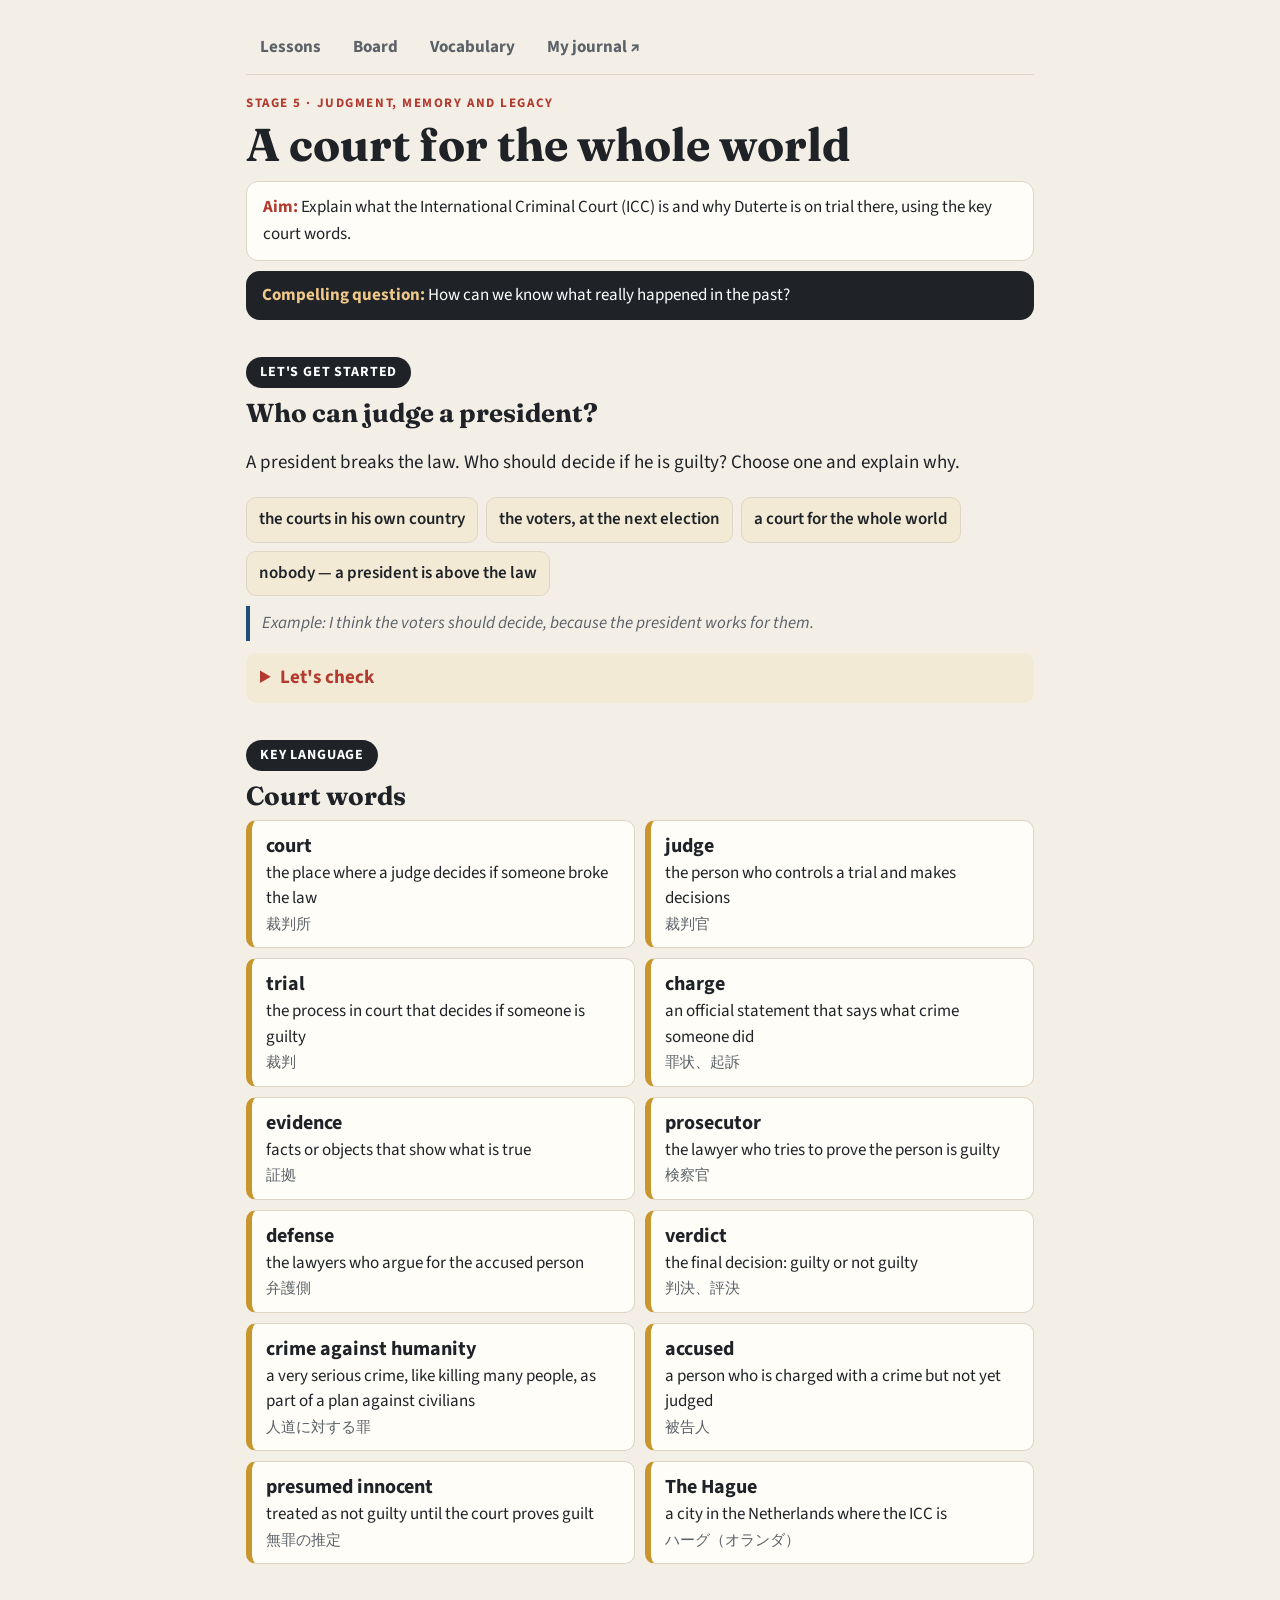
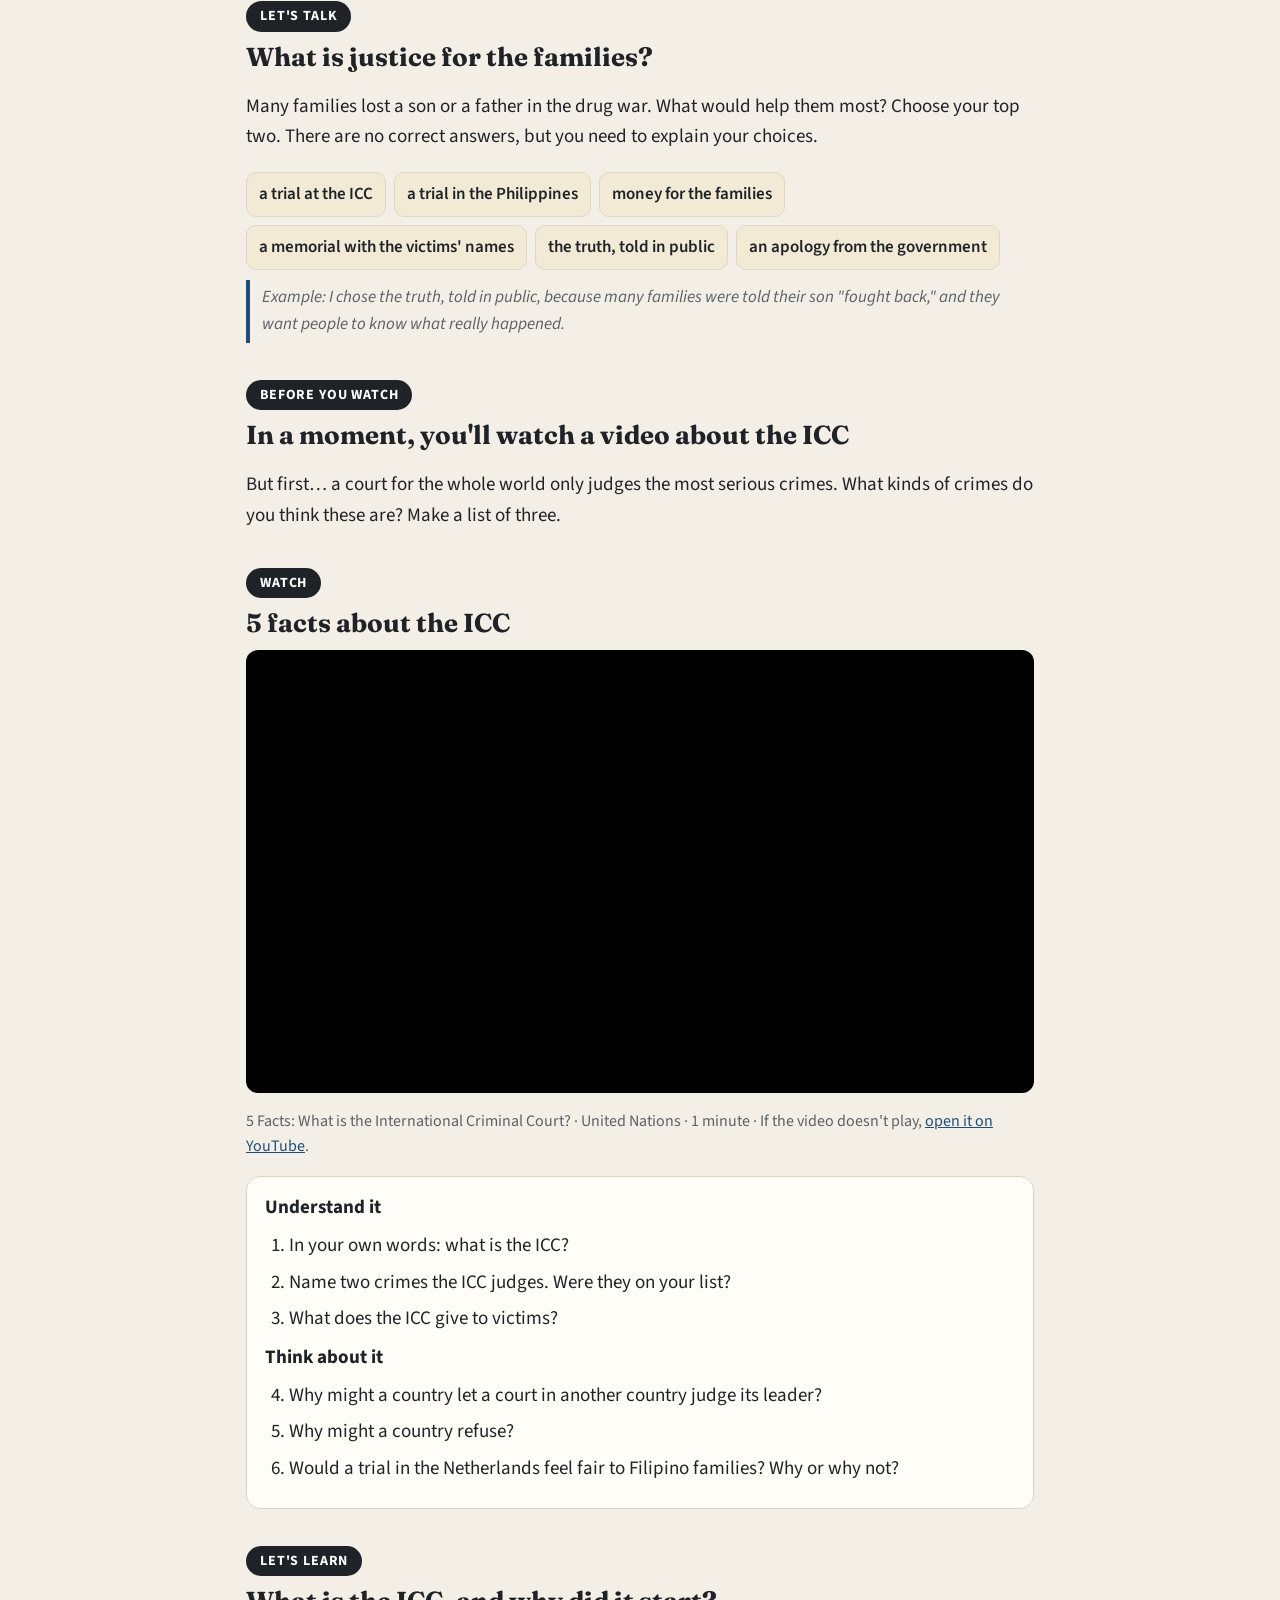
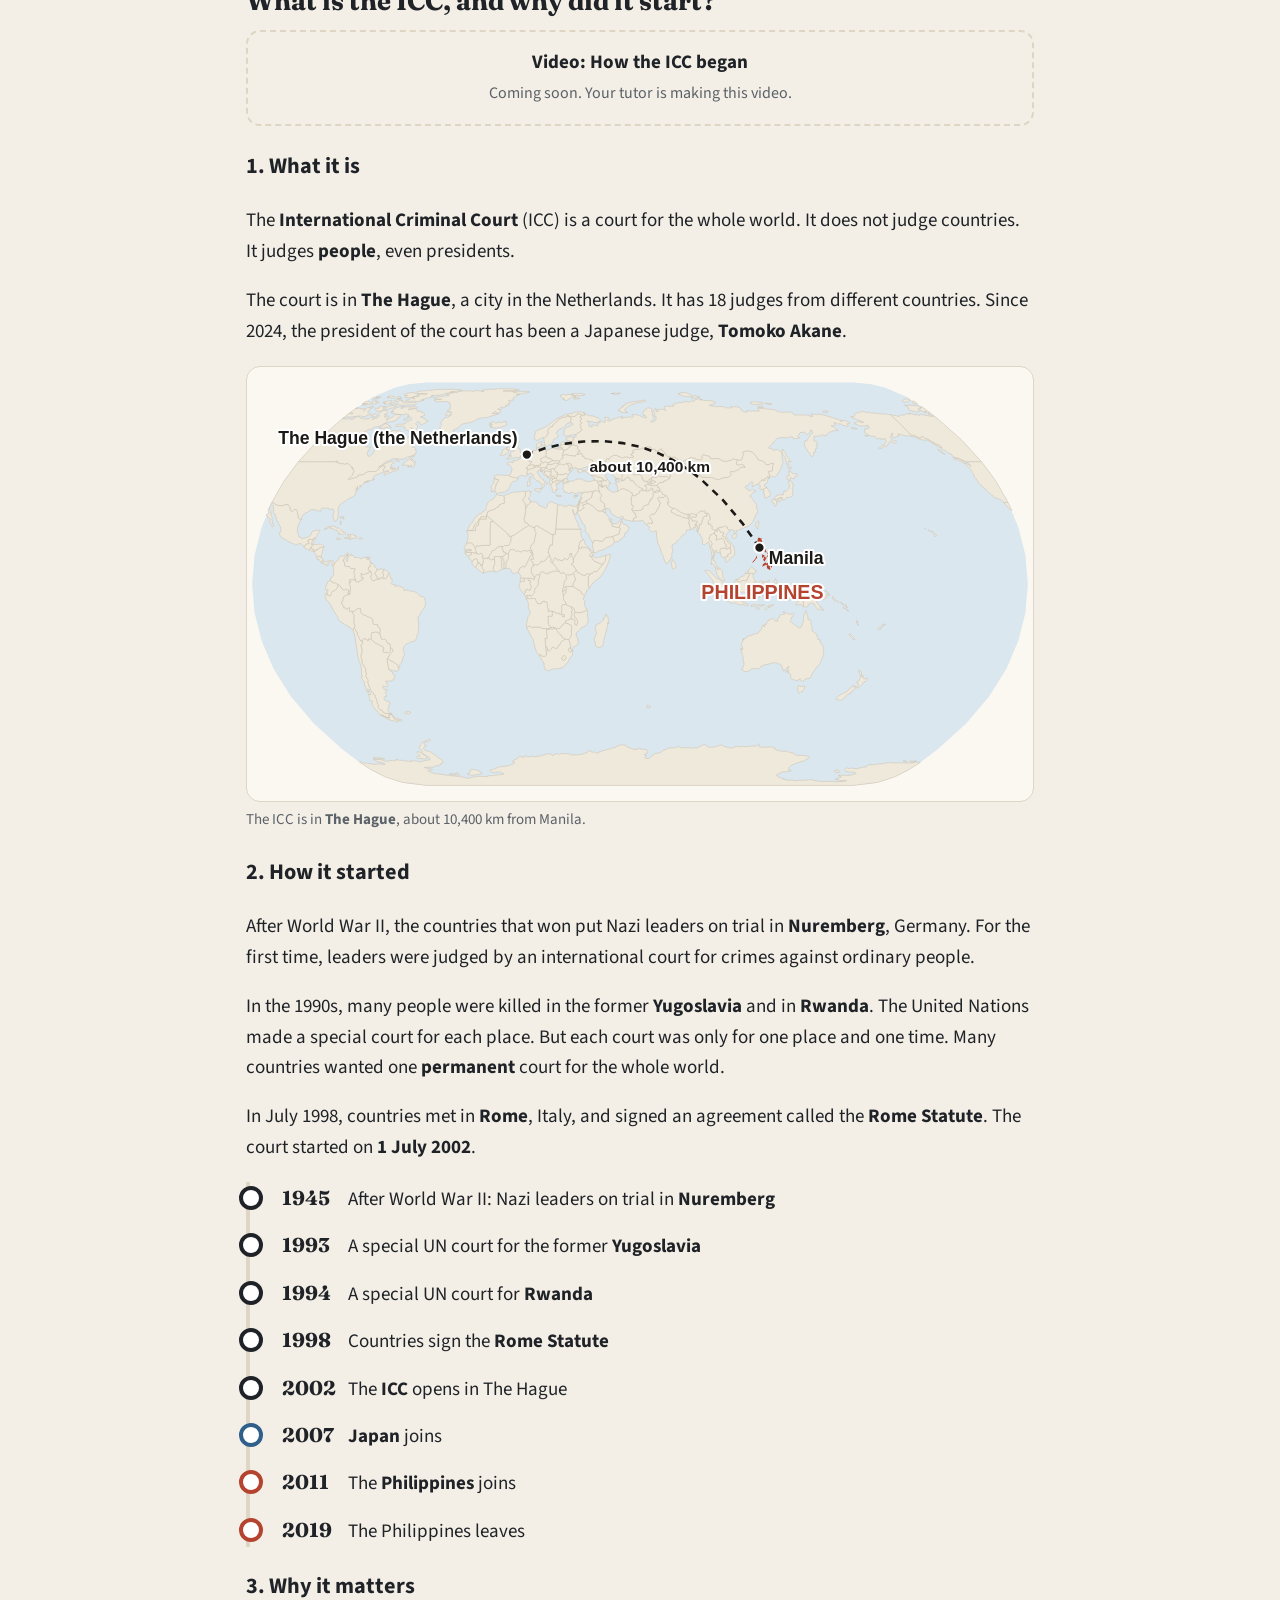
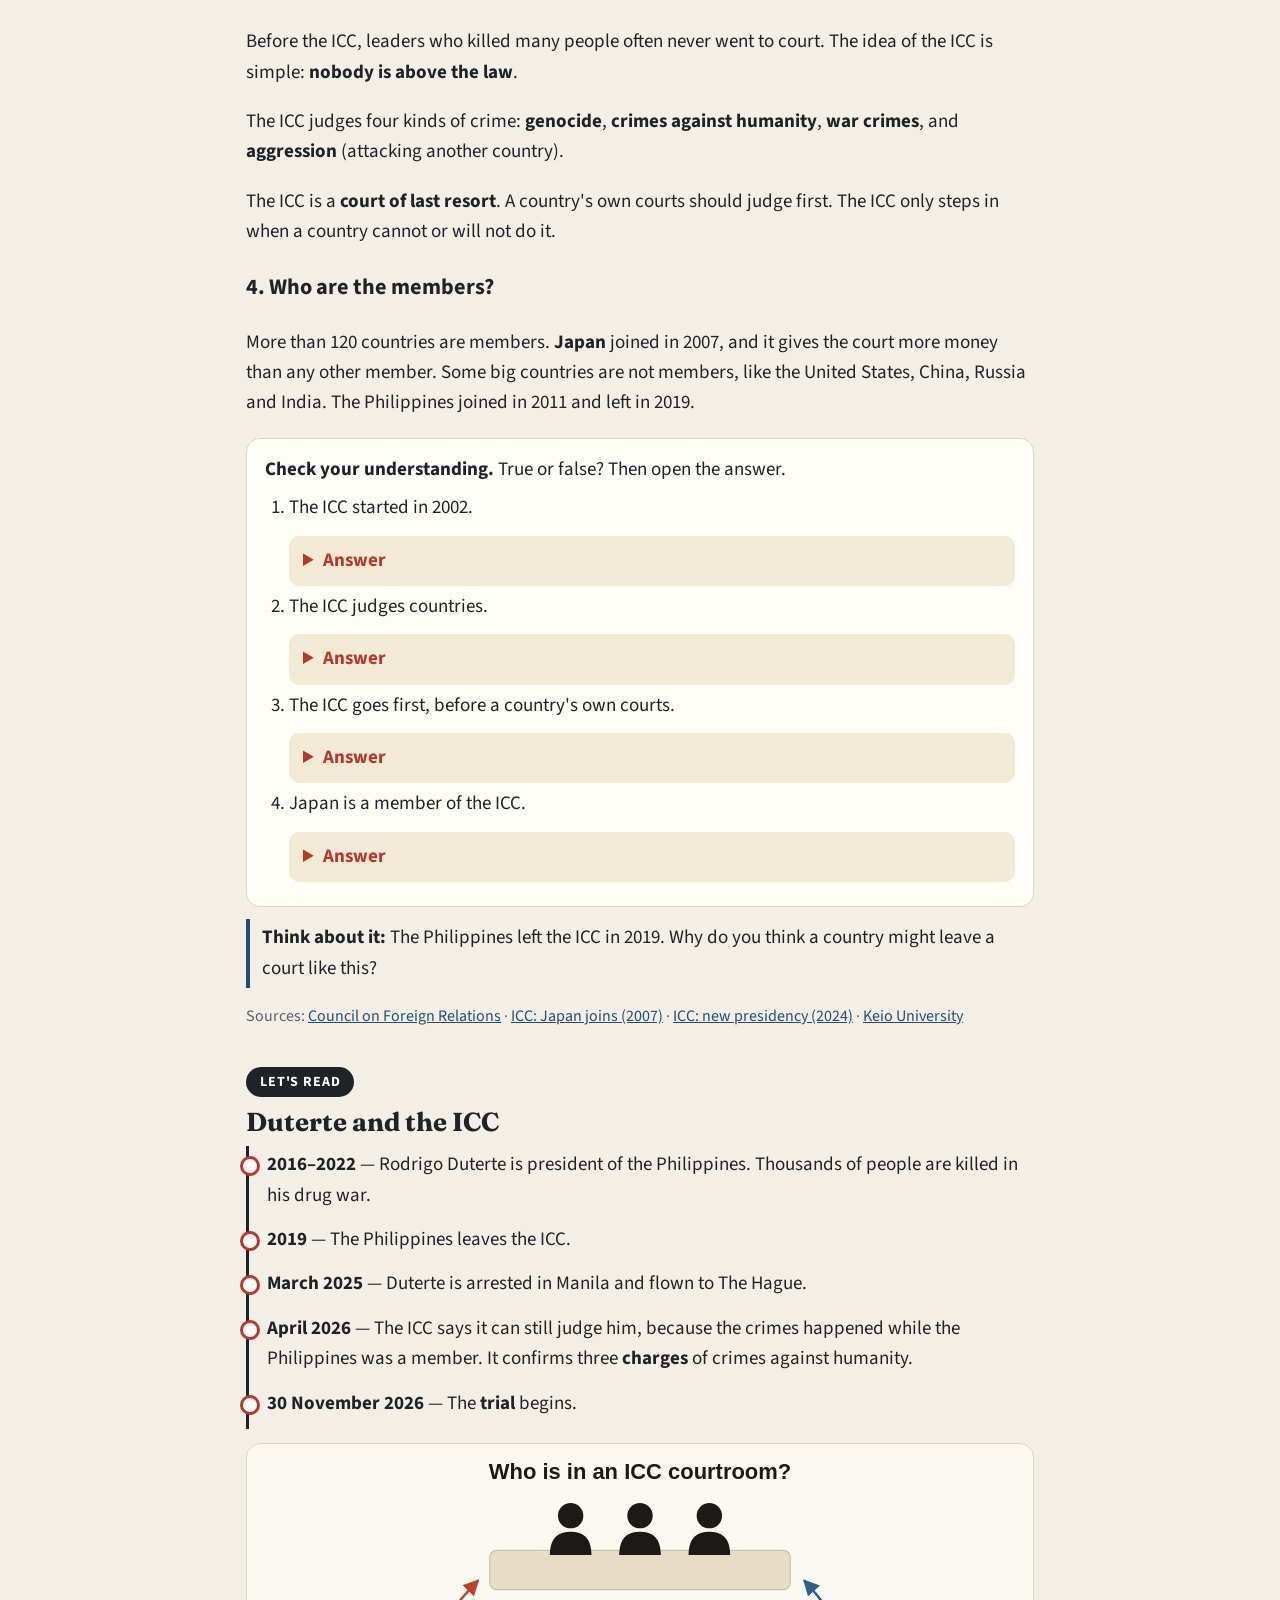
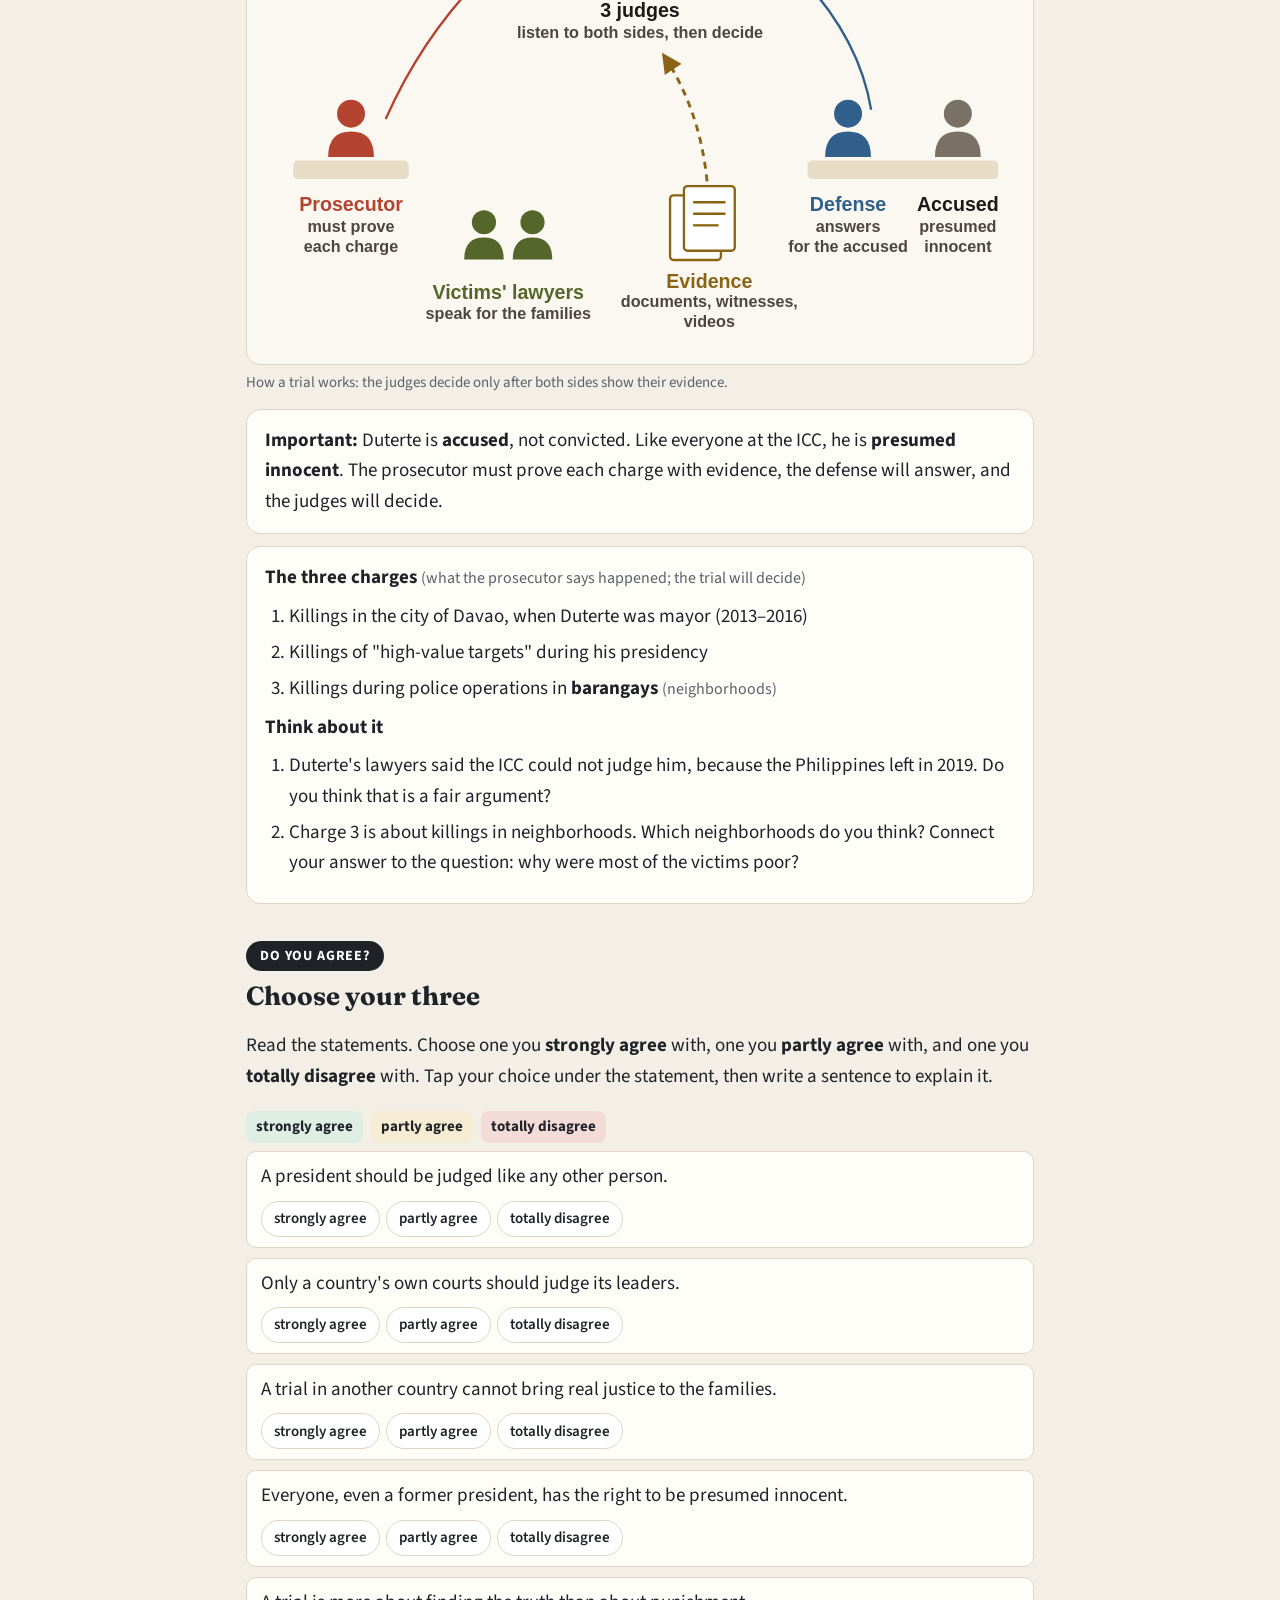
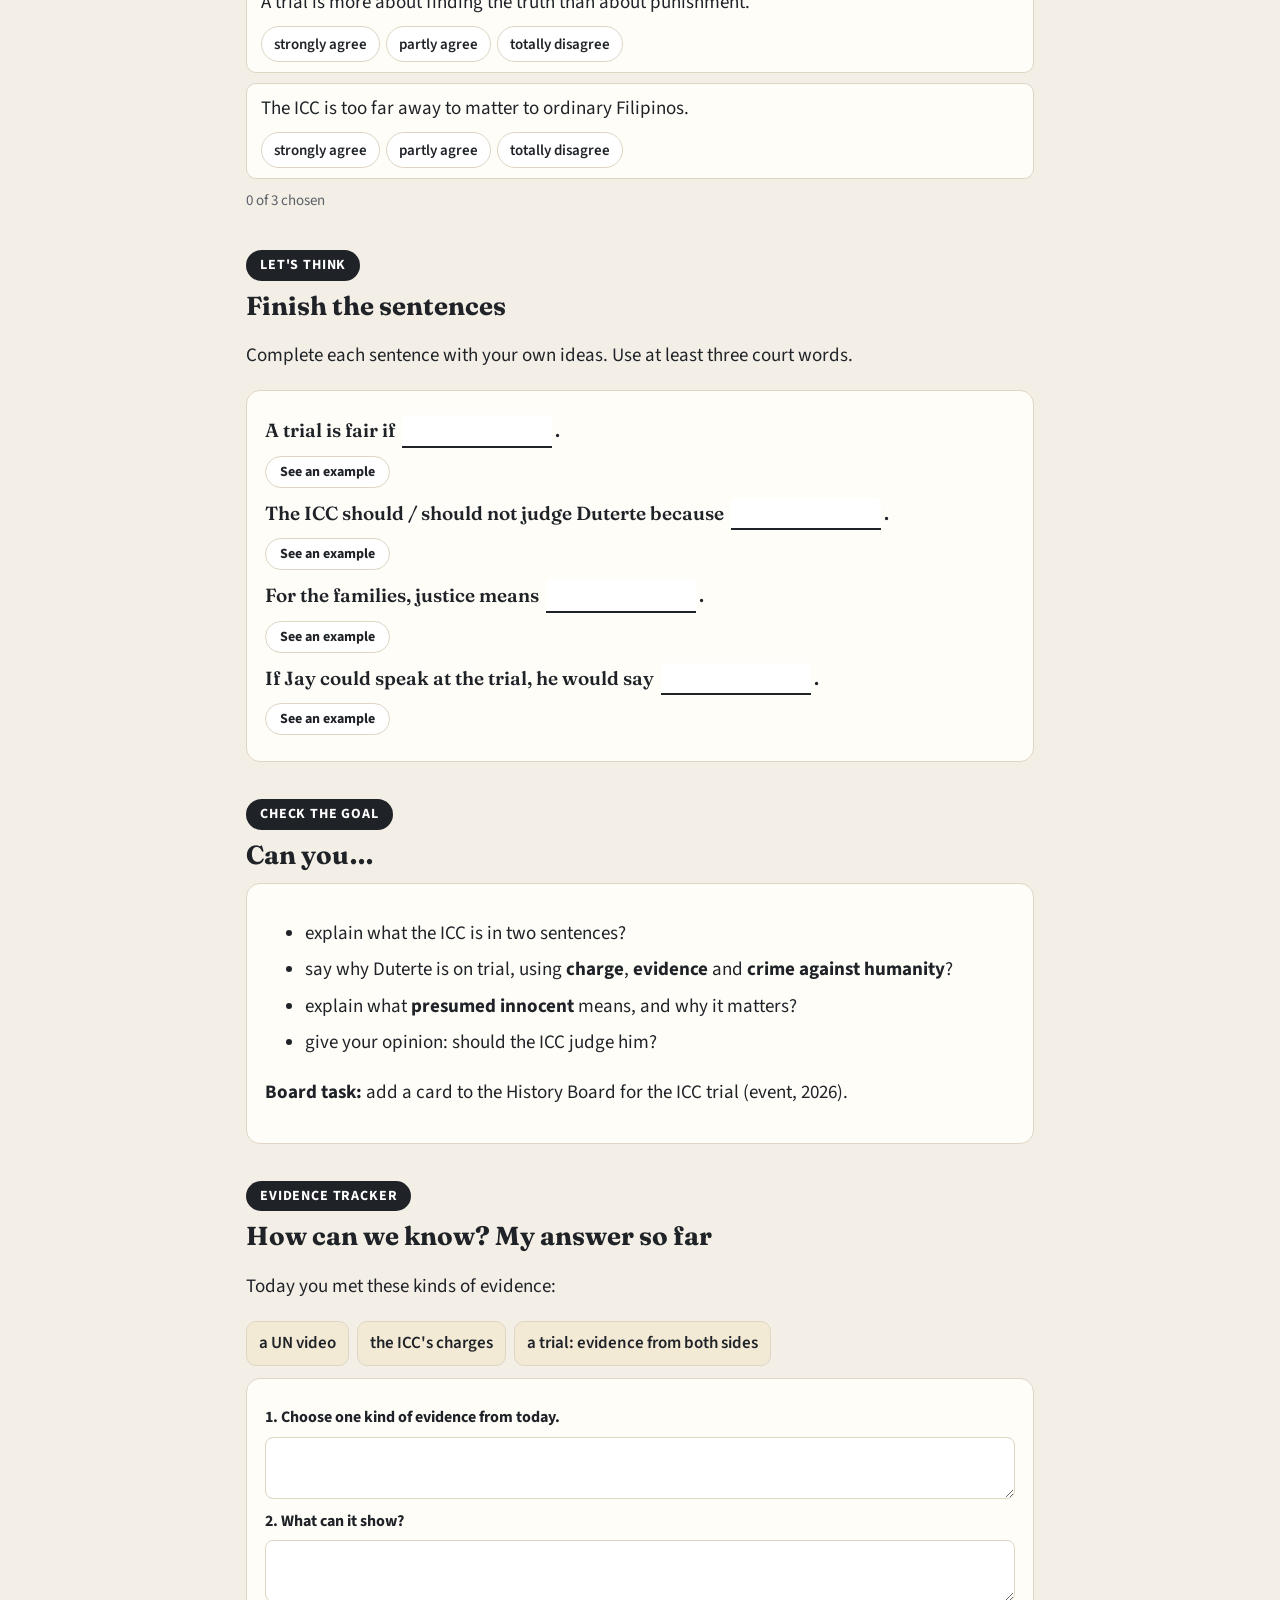
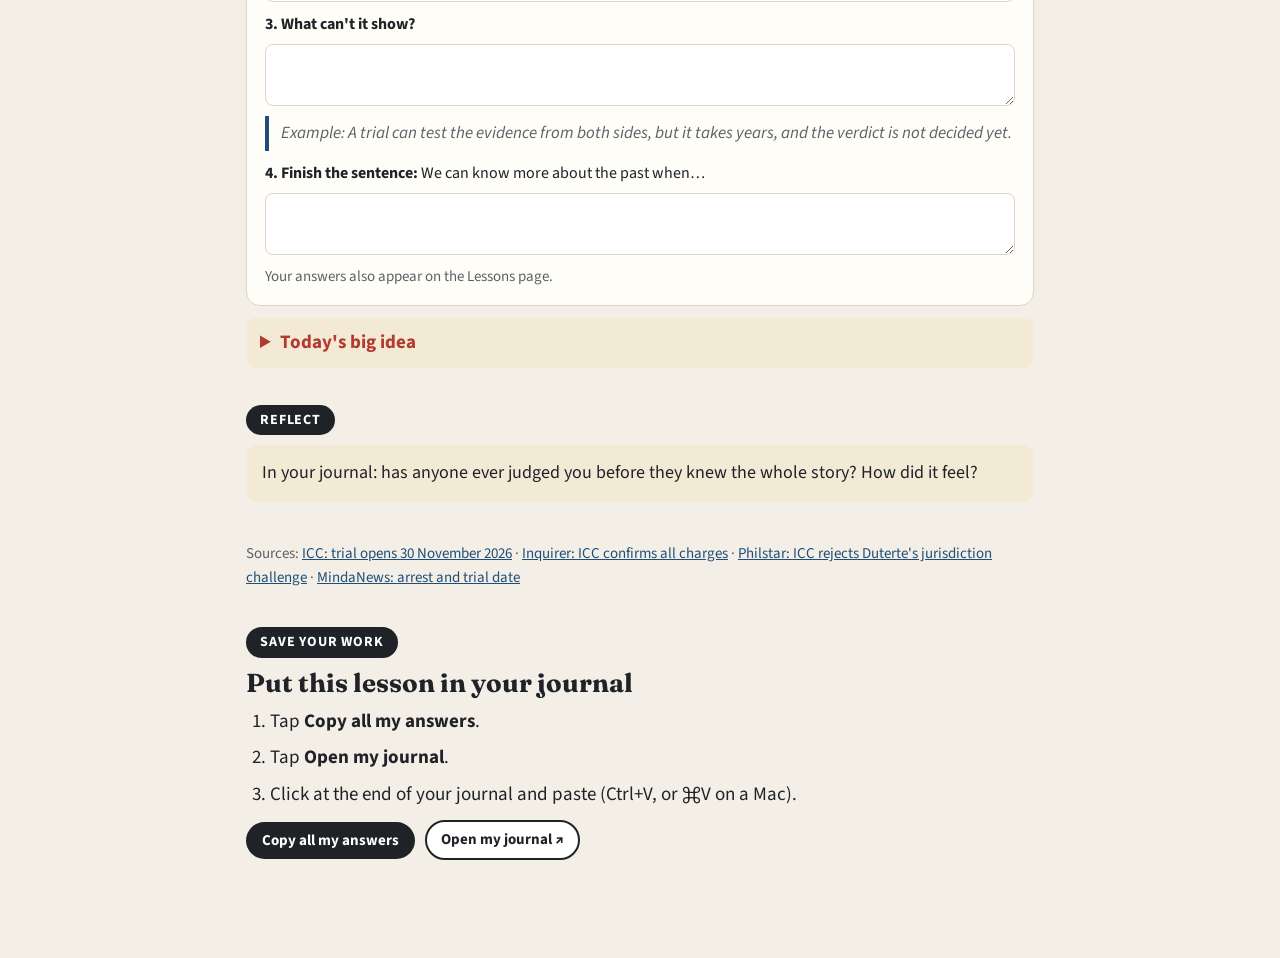
<file: history-board/lesson-icc.html>
<!doctype html>
<html lang="en">
<head>
<meta charset="utf-8">
<meta name="viewport" content="width=device-width, initial-scale=1">
<meta name="robots" content="noindex, nofollow">
<title>The ICC Lesson</title>
<link rel="preconnect" href="https://fonts.googleapis.com">
<link rel="preconnect" href="https://fonts.gstatic.com" crossorigin>
<link rel="stylesheet" href="https://fonts.googleapis.com/css2?family=Fraunces:opsz,wght@9..144,600;9..144,700&family=Source+Sans+3:ital,wght@0,400;0,600;0,700;1,400&display=swap">
<style>
:root{
  --bg:#f4efe6; --paper:#fffdf8; --ink:#1f2328; --muted:#5b6168; --line:#ded5c4;
  --accent:#b23a2e; --blue:#1f4e79; --gold:#c8962c; --soft:#f3ead6; --green:#2e6b3a;
}
*{box-sizing:border-box}
html,body{margin:0}
body{background:var(--bg);color:var(--ink);font-family:"Source Sans 3",-apple-system,BlinkMacSystemFont,"Segoe UI",Roboto,Helvetica,Arial,sans-serif;font-size:19px;line-height:1.6;-webkit-text-size-adjust:100%}
a{color:var(--blue)}
.wrap{max-width:780px;margin:0 auto;padding:20px 16px 90px}
.back{font-size:16px;font-weight:600}
.eyebrow{font-size:13px;letter-spacing:.12em;text-transform:uppercase;color:var(--accent);font-weight:700;margin-top:14px}
h1{font-family:"Fraunces",Georgia,serif;font-size:clamp(30px,7vw,46px);line-height:1.1;margin:6px 0 10px}
.aim{background:var(--paper);border:1px solid var(--line);border-radius:12px;padding:12px 16px;font-size:17px}
.aim b{color:var(--accent)}
.cq{background:var(--ink);color:#fff;border-radius:12px;padding:12px 16px;margin-top:10px;font-size:16px}
.cq b{color:#f0c98a}
.part{margin-top:34px}
.label{display:inline-block;background:var(--ink);color:#fff;border-radius:999px;padding:4px 14px;font-size:14px;font-weight:700;letter-spacing:.06em;text-transform:uppercase}
.part h2{font-family:"Fraunces",Georgia,serif;font-size:26px;line-height:1.2;margin:10px 0 8px}
.box{background:var(--paper);border:1px solid var(--line);border-radius:14px;padding:16px 18px;margin:12px 0}
.choices{display:flex;flex-wrap:wrap;gap:8px;margin:10px 0}
.chip{background:var(--soft);border:1px solid var(--line);border-radius:10px;padding:8px 12px;font-weight:600}
.model{border-left:4px solid var(--blue);padding:4px 0 4px 12px;margin-top:10px;color:#2c3136;font-style:italic}
.words{display:grid;grid-template-columns:1fr 1fr;gap:10px}
.word{background:var(--paper);border:1px solid var(--line);border-left:6px solid var(--gold);border-radius:10px;padding:10px 14px}
.word b{font-size:20px}
.word .ja{color:var(--muted);font-size:15px}
details{background:var(--soft);border-radius:10px;padding:10px 14px;margin-top:12px}
summary{cursor:pointer;font-weight:700;color:var(--accent)}
details p{margin:8px 0 0}
ol.q{padding-left:24px;margin:8px 0}
ol.q li{margin:6px 0}
.video{display:flex;gap:14px;align-items:center;background:var(--ink);color:#fff;border-radius:14px;padding:16px 18px;text-decoration:none}
.video .play{flex:0 0 auto;width:52px;height:52px;border-radius:50%;background:var(--accent);display:flex;align-items:center;justify-content:center;font-size:22px}
.video .t{font-weight:700;font-size:19px}
.video .s{color:#d8d2c6;font-size:15px}
.timeline{list-style:none;padding:0;margin:8px 0;border-left:3px solid var(--ink)}
.timeline li{position:relative;padding:4px 0 10px 18px}
.timeline li:before{content:"";position:absolute;left:-9px;top:10px;width:14px;height:14px;border-radius:50%;background:var(--paper);border:3px solid var(--accent)}
.timeline .when{font-weight:700}
.gloss{color:var(--muted);font-size:16px}
.statements{display:grid;gap:10px}
.st{background:var(--paper);border:1px solid var(--line);border-radius:10px;padding:10px 14px}
.key{display:flex;flex-wrap:wrap;gap:8px;margin:8px 0}
.key span{border-radius:8px;padding:4px 10px;font-size:15px;font-weight:700}
.k1{background:#dfeee2}.k2{background:#f6ecd3}.k3{background:#f3dcd8}
.frame{font-family:"Fraunces",Georgia,serif;font-size:19px;margin:8px 0}
.check li{margin:6px 0}
.sources{font-size:15px;color:var(--muted)}
@media (max-width:560px){.words{grid-template-columns:1fr}}
@media print{body{background:#fff}.back{display:none}.box,.word,.st{break-inside:avoid}details{display:block}}
</style>
<link rel="stylesheet" href="site.css?v=13">
</head>
<body>
<div class="wrap">
  <nav class="nav" aria-label="Project sections"><a href="home.html" data-keyed>Lessons</a><a href="index.html" data-keyed>Board</a><a href="vocab.html" data-keyed>Vocabulary</a></nav>

  <div class="eyebrow">Stage 5 · Judgment, memory and legacy</div>
  <h1>A court for the whole world</h1>
  <div class="aim"><b>Aim:</b> Explain what the International Criminal Court (ICC) is and why Duterte is on trial there, using the key court words.</div>
  <div class="cq"><b>Compelling question:</b> How can we know what really happened in the past?</div>

  <!-- 1 WARM-UP -->
  <section class="part">
    <span class="label">Let's get started</span>
    <h2>Who can judge a president?</h2>
    <p>A president breaks the law. Who should decide if he is guilty? Choose one and explain why.</p>
    <div class="choices">
      <span class="chip">the courts in his own country</span>
      <span class="chip">the voters, at the next election</span>
      <span class="chip">a court for the whole world</span>
      <span class="chip">nobody — a president is above the law</span>
    </div>
    <div class="model">Example: I think the voters should decide, because the president works for them.</div>
    <details>
      <summary>Let's check</summary>
      <p>Usually, a country's <b>own courts</b> judge its leaders. But sometimes a country cannot or will not do it. Then a court for the whole world can step in: the <b>International Criminal Court</b>.</p>
    </details>
  </section>

  <!-- 2 KEY LANGUAGE -->
  <section class="part">
    <span class="label">Key language</span>
    <h2>Court words</h2>
    <div class="words">
      <div class="word"><b>court</b><br>the place where a judge decides if someone broke the law<br><span class="ja">裁判所</span></div>
      <div class="word"><b>judge</b><br>the person who controls a trial and makes decisions<br><span class="ja">裁判官</span></div>
      <div class="word"><b>trial</b><br>the process in court that decides if someone is guilty<br><span class="ja">裁判</span></div>
      <div class="word"><b>charge</b><br>an official statement that says what crime someone did<br><span class="ja">罪状、起訴</span></div>
      <div class="word"><b>evidence</b><br>facts or objects that show what is true<br><span class="ja">証拠</span></div>
      <div class="word"><b>prosecutor</b><br>the lawyer who tries to prove the person is guilty<br><span class="ja">検察官</span></div>
      <div class="word"><b>defense</b><br>the lawyers who argue for the accused person<br><span class="ja">弁護側</span></div>
      <div class="word"><b>verdict</b><br>the final decision: guilty or not guilty<br><span class="ja">判決、評決</span></div>
      <div class="word"><b>crime against humanity</b><br>a very serious crime, like killing many people, as part of a plan against civilians<br><span class="ja">人道に対する罪</span></div>
      <div class="word"><b>accused</b><br>a person who is charged with a crime but not yet judged<br><span class="ja">被告人</span></div>
      <div class="word"><b>presumed innocent</b><br>treated as not guilty until the court proves guilt<br><span class="ja">無罪の推定</span></div>
      <div class="word"><b>The Hague</b><br>a city in the Netherlands where the ICC is<br><span class="ja">ハーグ（オランダ）</span></div>
    </div>
  </section>

  <!-- 3 LET'S TALK -->
  <section class="part">
    <span class="label">Let's talk</span>
    <h2>What is justice for the families?</h2>
    <p>Many families lost a son or a father in the drug war. What would help them most? Choose your top two. There are no correct answers, but you need to explain your choices.</p>
    <div class="choices">
      <span class="chip">a trial at the ICC</span>
      <span class="chip">a trial in the Philippines</span>
      <span class="chip">money for the families</span>
      <span class="chip">a memorial with the victims' names</span>
      <span class="chip">the truth, told in public</span>
      <span class="chip">an apology from the government</span>
    </div>
    <div class="model">Example: I chose the truth, told in public, because many families were told their son "fought back," and they want people to know what really happened.</div>
  </section>

  <!-- 4 PRE-VIDEO -->
  <section class="part">
    <span class="label">Before you watch</span>
    <h2>In a moment, you'll watch a video about the ICC</h2>
    <p>But first… a court for the whole world only judges the most serious crimes. What kinds of crimes do you think these are? Make a list of three.</p>
  </section>

  <!-- 5 VIDEO -->
  <section class="part">
    <span class="label">Watch</span>
    <h2>5 facts about the ICC</h2>
    <div class="vembed"><iframe src="https://www.youtube-nocookie.com/embed/AZrWIWQ-jdQ?rel=0" title="5 Facts: What is the International Criminal Court?" allow="accelerometer; encrypted-media; gyroscope; picture-in-picture; fullscreen" allowfullscreen loading="lazy"></iframe></div>
    <p class="small">5 Facts: What is the International Criminal Court? · United Nations · 1 minute · If the video doesn't play, <a href="https://www.youtube.com/watch?v=AZrWIWQ-jdQ" target="_blank" rel="noopener">open it on YouTube</a>.</p>
    <div class="box">
      <b>Understand it</b>
      <ol class="q">
        <li>In your own words: what is the ICC?</li>
        <li>Name two crimes the ICC judges. Were they on your list?</li>
        <li>What does the ICC give to victims?</li>
      </ol>
      <b>Think about it</b>
      <ol class="q" start="4">
        <li>Why might a country let a court in another country judge its leader?</li>
        <li>Why might a country refuse?</li>
        <li>Would a trial in the Netherlands feel fair to Filipino families? Why or why not?</li>
      </ol>
    </div>
  </section>

  <!-- 5b LET'S LEARN -->
  <section class="part">
    <span class="label">Let's learn</span>
    <h2>What is the ICC, and why did it start?</h2>
    <div class="box" style="border:2px dashed var(--line);background:transparent;text-align:center">
      <b>Video: How the ICC began</b><br><span class="small">Coming soon. Your tutor is making this video.</span>
    </div>

    <h3>1. What it is</h3>
    <p>The <b>International Criminal Court</b> (ICC) is a court for the whole world. It does not judge countries. It judges <b>people</b>, even presidents.</p>
    <p>The court is in <b>The Hague</b>, a city in the Netherlands. It has 18 judges from different countries. Since 2024, the president of the court has been a Japanese judge, <b>Tomoko Akane</b>.</p>

    <figure class="fig"><img src="img/hague.svg" alt="World map. A dotted line goes from Manila in the Philippines to The Hague in the Netherlands, about 10,400 km." loading="lazy"><figcaption>The ICC is in <b>The Hague</b>, about 10,400 km from Manila.</figcaption></figure>

    <h3>2. How it started</h3>
    <p>After World War II, the countries that won put Nazi leaders on trial in <b>Nuremberg</b>, Germany. For the first time, leaders were judged by an international court for crimes against ordinary people.</p>
    <p>In the 1990s, many people were killed in the former <b>Yugoslavia</b> and in <b>Rwanda</b>. The United Nations made a special court for each place. But each court was only for one place and one time. Many countries wanted one <b>permanent</b> court for the whole world.</p>
    <p>In July 1998, countries met in <b>Rome</b>, Italy, and signed an agreement called the <b>Rome Statute</b>. The court started on <b>1 July 2002</b>.</p>

    <ul class="vtl" aria-label="Timeline: how the ICC began">
      <li><span class="yr">1945</span> After World War II: Nazi leaders on trial in <b>Nuremberg</b></li>
      <li><span class="yr">1993</span> A special UN court for the former <b>Yugoslavia</b></li>
      <li><span class="yr">1994</span> A special UN court for <b>Rwanda</b></li>
      <li><span class="yr">1998</span> Countries sign the <b>Rome Statute</b></li>
      <li><span class="yr">2002</span> The <b>ICC</b> opens in The Hague</li>
      <li class="jp"><span class="yr">2007</span> <b>Japan</b> joins</li>
      <li class="ph"><span class="yr">2011</span> The <b>Philippines</b> joins</li>
      <li class="ph"><span class="yr">2019</span> The Philippines leaves</li>
    </ul>

    <h3>3. Why it matters</h3>
    <p>Before the ICC, leaders who killed many people often never went to court. The idea of the ICC is simple: <b>nobody is above the law</b>.</p>
    <p>The ICC judges four kinds of crime: <b>genocide</b>, <b>crimes against humanity</b>, <b>war crimes</b>, and <b>aggression</b> (attacking another country).</p>
    <p>The ICC is a <b>court of last resort</b>. A country's own courts should judge first. The ICC only steps in when a country cannot or will not do it.</p>

    <h3>4. Who are the members?</h3>
    <p>More than 120 countries are members. <b>Japan</b> joined in 2007, and it gives the court more money than any other member. Some big countries are not members, like the United States, China, Russia and India. The Philippines joined in 2011 and left in 2019.</p>

    <div class="box">
      <b>Check your understanding.</b> True or false? Then open the answer.
      <ol class="q">
        <li>The ICC started in 2002. <details><summary>Answer</summary><p><b>True.</b> Countries signed the Rome Statute in 1998, and the court started on 1 July 2002.</p></details></li>
        <li>The ICC judges countries. <details><summary>Answer</summary><p><b>False.</b> It judges people, even presidents.</p></details></li>
        <li>The ICC goes first, before a country's own courts. <details><summary>Answer</summary><p><b>False.</b> It is a court of last resort. It only steps in when a country's own courts cannot or will not judge.</p></details></li>
        <li>Japan is a member of the ICC. <details><summary>Answer</summary><p><b>True.</b> Japan joined in 2007.</p></details></li>
      </ol>
    </div>
    <div class="think"><b>Think about it:</b> The Philippines left the ICC in 2019. Why do you think a country might leave a court like this?</div>
    <p class="small">Sources: <a href="https://www.cfr.org/backgrounders/role-icc" target="_blank" rel="noopener">Council on Foreign Relations</a> · <a href="https://www.icc-cpi.int/news/icc-accession-japan-rome-statute" target="_blank" rel="noopener">ICC: Japan joins (2007)</a> · <a href="https://www.icc-cpi.int/news/new-icc-presidency-elected-2024-2027" target="_blank" rel="noopener">ICC: new presidency (2024)</a> · <a href="https://www.keio.ac.jp/en/about/public-relations/mita-hyoron/features/20260305-2" target="_blank" rel="noopener">Keio University</a></p>
  </section>

  <!-- 6 THE CASE -->
  <section class="part">
    <span class="label">Let's read</span>
    <h2>Duterte and the ICC</h2>
    <ul class="timeline">
      <li><span class="when">2016–2022</span> — Rodrigo Duterte is president of the Philippines. Thousands of people are killed in his drug war.</li>
      <li><span class="when">2019</span> — The Philippines leaves the ICC.</li>
      <li><span class="when">March 2025</span> — Duterte is arrested in Manila and flown to The Hague.</li>
      <li><span class="when">April 2026</span> — The ICC says it can still judge him, because the crimes happened while the Philippines was a member. It confirms three <b>charges</b> of crimes against humanity.</li>
      <li><span class="when">30 November 2026</span> — The <b>trial</b> begins.</li>
    </ul>
    <figure class="fig"><img src="img/courtroom.svg" alt="Diagram of an ICC courtroom: three judges decide; the prosecutor must prove each charge; the defense answers for the accused, who is presumed innocent; victims' lawyers speak for the families; evidence goes to the judges." loading="lazy"><figcaption>How a trial works: the judges decide only after both sides show their evidence.</figcaption></figure>
    <div class="box"><b>Important:</b> Duterte is <b>accused</b>, not convicted. Like everyone at the ICC, he is <b>presumed innocent</b>. The prosecutor must prove each charge with evidence, the defense will answer, and the judges will decide.</div>
    <div class="box">
      <b>The three charges</b> <span class="gloss">(what the prosecutor says happened; the trial will decide)</span>
      <ol class="q">
        <li>Killings in the city of Davao, when Duterte was mayor (2013–2016)</li>
        <li>Killings of "high-value targets" during his presidency</li>
        <li>Killings during police operations in <b>barangays</b> <span class="gloss">(neighborhoods)</span></li>
      </ol>
      <b>Think about it</b>
      <ol class="q">
        <li>Duterte's lawyers said the ICC could not judge him, because the Philippines left in 2019. Do you think that is a fair argument?</li>
        <li>Charge 3 is about killings in neighborhoods. Which neighborhoods do you think? Connect your answer to the question: why were most of the victims poor?</li>
      </ol>
    </div>
  </section>

  <!-- 7 DO YOU AGREE -->
  <section class="part">
    <span class="label">Do you agree?</span>
    <h2>Choose your three</h2>
    <p>Read the statements. Choose one you <b>strongly agree</b> with, one you <b>partly agree</b> with, and one you <b>totally disagree</b> with. Tap your choice under the statement, then write a sentence to explain it.</p>
    <div class="key"><span class="k1">strongly agree</span><span class="k2">partly agree</span><span class="k3">totally disagree</span></div>
    <div class="statements">
      <div class="st">A president should be judged like any other person.</div>
      <div class="st">Only a country's own courts should judge its leaders.</div>
      <div class="st">A trial in another country cannot bring real justice to the families.</div>
      <div class="st">Everyone, even a former president, has the right to be presumed innocent.</div>
      <div class="st">A trial is more about finding the truth than about punishment.</div>
      <div class="st">The ICC is too far away to matter to ordinary Filipinos.</div>
    </div>
  </section>

  <!-- 8 LET'S THINK -->
  <section class="part">
    <span class="label">Let's think</span>
    <h2>Finish the sentences</h2>
    <p>Complete each sentence with your own ideas. Use at least three court words.</p>
    <div class="box">
      <div class="frame" data-model="A trial is fair if both sides can show their evidence and the judges decide only after hearing everything.">A trial is fair if <span class="blank"></span>.</div>
      <div class="frame" data-model="The ICC should judge Duterte because the families could not get a trial in the Philippines. (Or: should not, because the Philippines had left the ICC.)">The ICC should / should not judge Duterte because <span class="blank"></span>.</div>
      <div class="frame" data-model="For the families, justice means the truth told in public and the names of the victims remembered.">For the families, justice means <span class="blank"></span>.</div>
      <div class="frame" data-model="If Jay could speak at the trial, he would say that Jun had a name and a life, and was not just a &quot;drug user.&quot;">If Jay could speak at the trial, he would say <span class="blank"></span>.</div>
    </div>
  </section>

  <!-- 9 CHECK -->
  <section class="part">
    <span class="label">Check the goal</span>
    <h2>Can you…</h2>
    <div class="box">
      <ul class="check">
        <li>explain what the ICC is in two sentences?</li>
        <li>say why Duterte is on trial, using <b>charge</b>, <b>evidence</b> and <b>crime against humanity</b>?</li>
        <li>explain what <b>presumed innocent</b> means, and why it matters?</li>
        <li>give your opinion: should the ICC judge him?</li>
      </ul>
      <p><b>Board task:</b> add a card to the History Board for the ICC trial (event, 2026).</p>
    </div>
  </section>

    <section class="part tracker">
    <span class="label">Evidence tracker</span>
    <h2>How can we know? My answer so far</h2>
    <p>Today you met these kinds of evidence:</p>
    <div class="chips static"><span class="chip">a UN video</span><span class="chip">the ICC's charges</span><span class="chip">a trial: evidence from both sides</span></div>
    <div class="box">
      <label class="anslabel"><b>1. Choose one kind of evidence from today.</b><textarea class="ans" data-id="tracker-s5-what" data-q="Stage 5: evidence"></textarea></label>
      <label class="anslabel"><b>2. What can it show?</b><textarea class="ans" data-id="tracker-s5-can" data-q="It can show"></textarea></label>
      <label class="anslabel"><b>3. What can't it show?</b><textarea class="ans" data-id="tracker-s5-cant" data-q="It can't show"></textarea></label>
      <div class="model">Example: A trial can test the evidence from both sides, but it takes years, and the verdict is not decided yet.</div>
      <label class="anslabel"><b>4. Finish the sentence:</b> We can know more about the past when…<textarea class="ans" data-id="tracker-s5-know" data-q="We can know more about the past when"></textarea></label>
      <div class="agree-bar"><button type="button" class="btn copy-ans">Copy my answers</button><span class="done">Your answers also appear on the Lessons page.</span></div>
    </div>
    <details class="reveal"><summary>Today's big idea</summary><p>A court does not decide quickly. Until the verdict, the accused is presumed innocent.</p></details>
  </section>

<section class="part">
    <span class="label">Reflect</span>
    <div class="reflect" style="margin-top:10px">In your journal: has anyone ever judged you before they knew the whole story? How did it feel?</div>
  </section>

  <p class="sources">Sources: <a href="https://www.icc-cpi.int/news/duterte-case-trial-open-30-november-2026" target="_blank" rel="noopener">ICC: trial opens 30 November 2026</a> · <a href="https://globalnation.inquirer.net/319640/icc-confirms-all-charges-vs-rodrigo-duterte" target="_blank" rel="noopener">Inquirer: ICC confirms all charges</a> · <a href="https://www.philstar.com/headlines/2026/04/22/2522819/icc-rejects-duterte-plea-dismiss-case-over-jurisdiction" target="_blank" rel="noopener">Philstar: ICC rejects Duterte's jurisdiction challenge</a> · <a href="https://mindanews.com/top-stories/2026/05/dutertes-trial-at-the-icc-starts-on-november-30-2026/" target="_blank" rel="noopener">MindaNews: arrest and trial date</a></p>
</div>
<script>
(function(){
  try{
    var key = (window.location.hash || "").replace(/^#/, "");

  }catch(e){}
})();
</script>
<script src="site.js?v=9"></script>
</body>
</html>
</file>
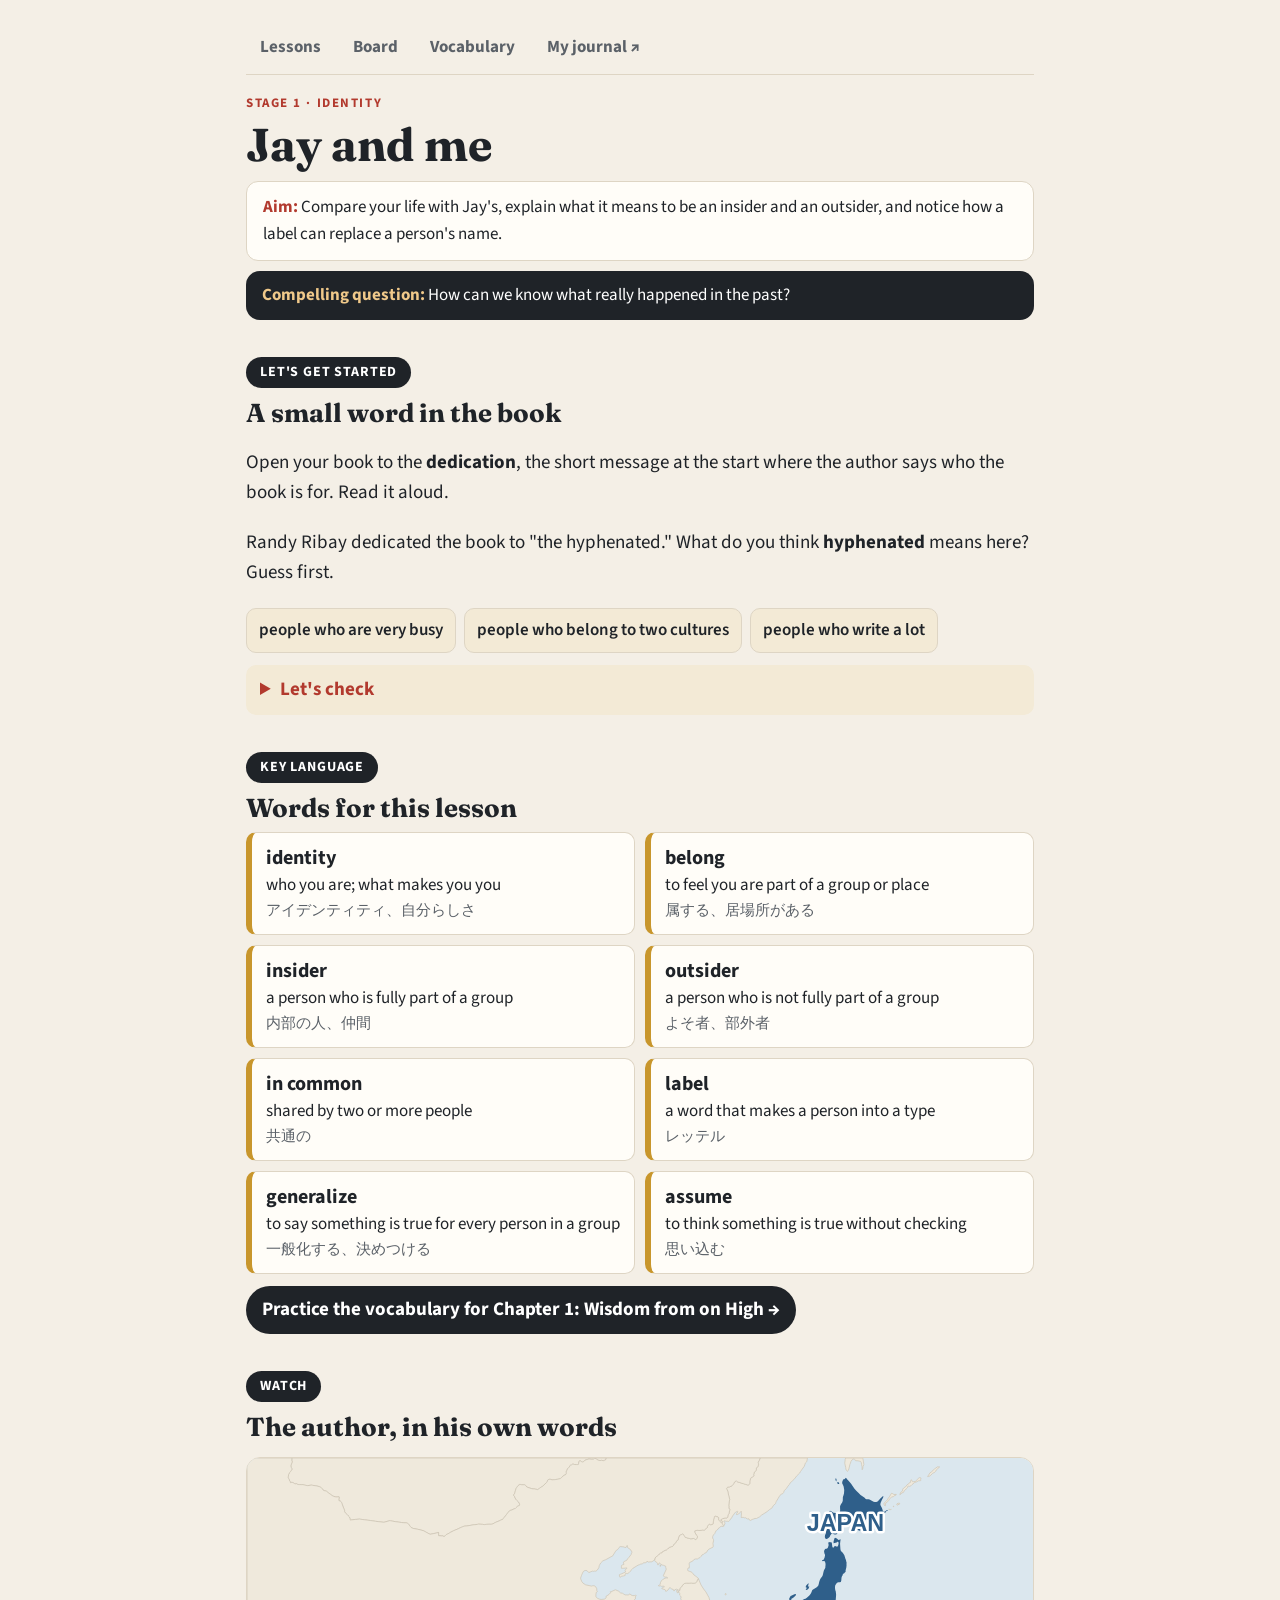
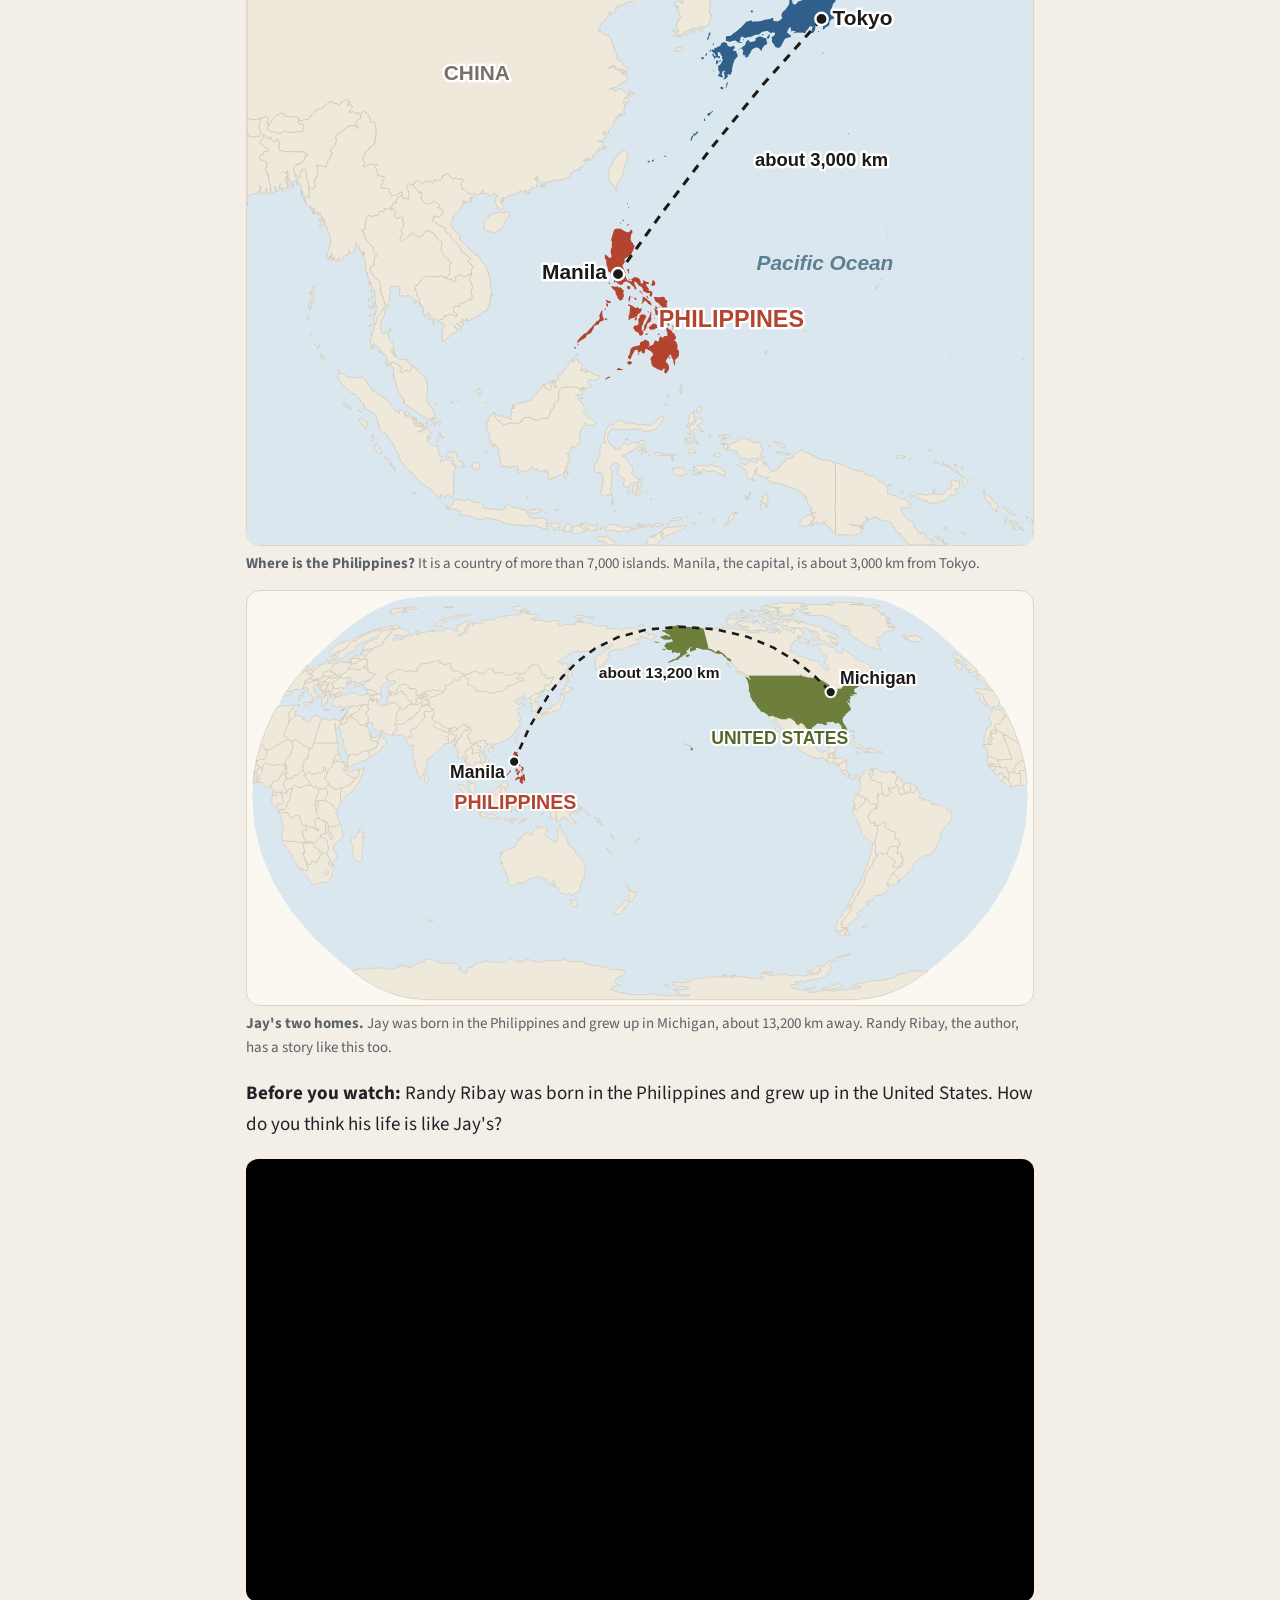
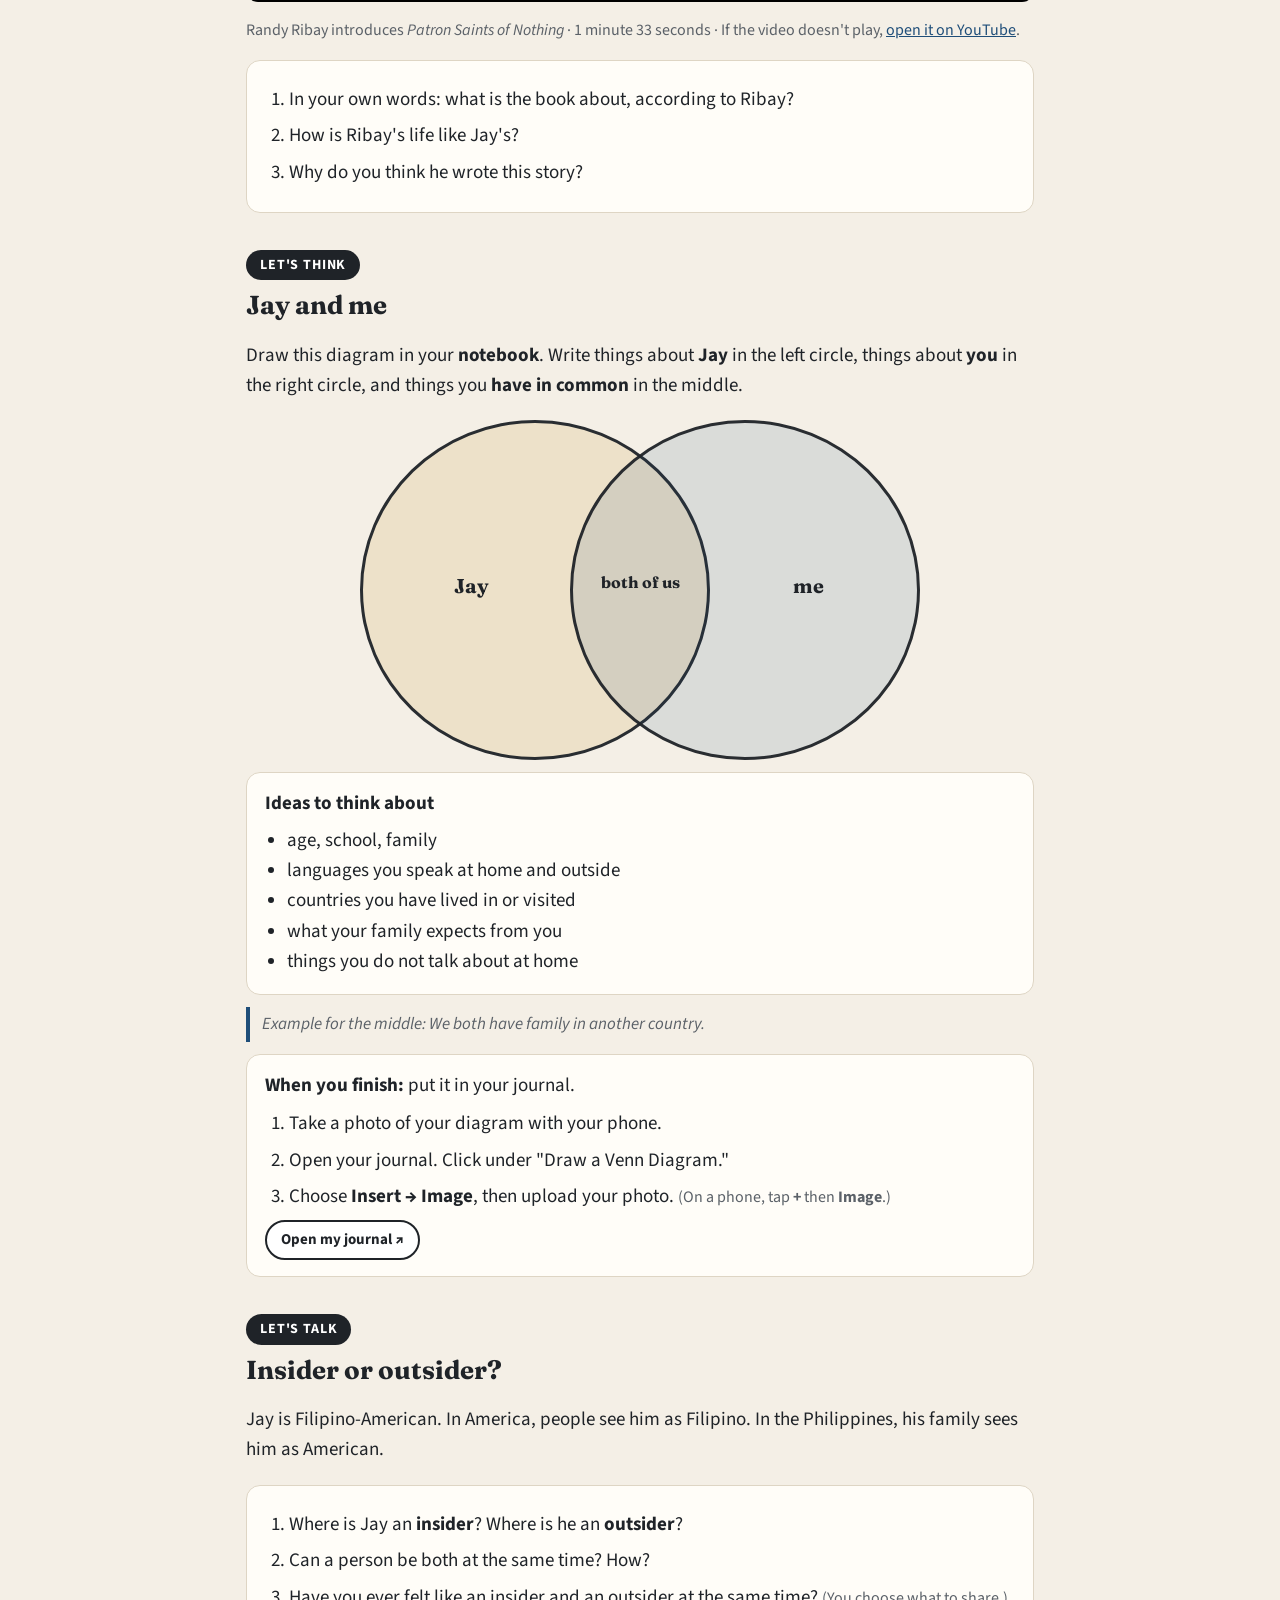
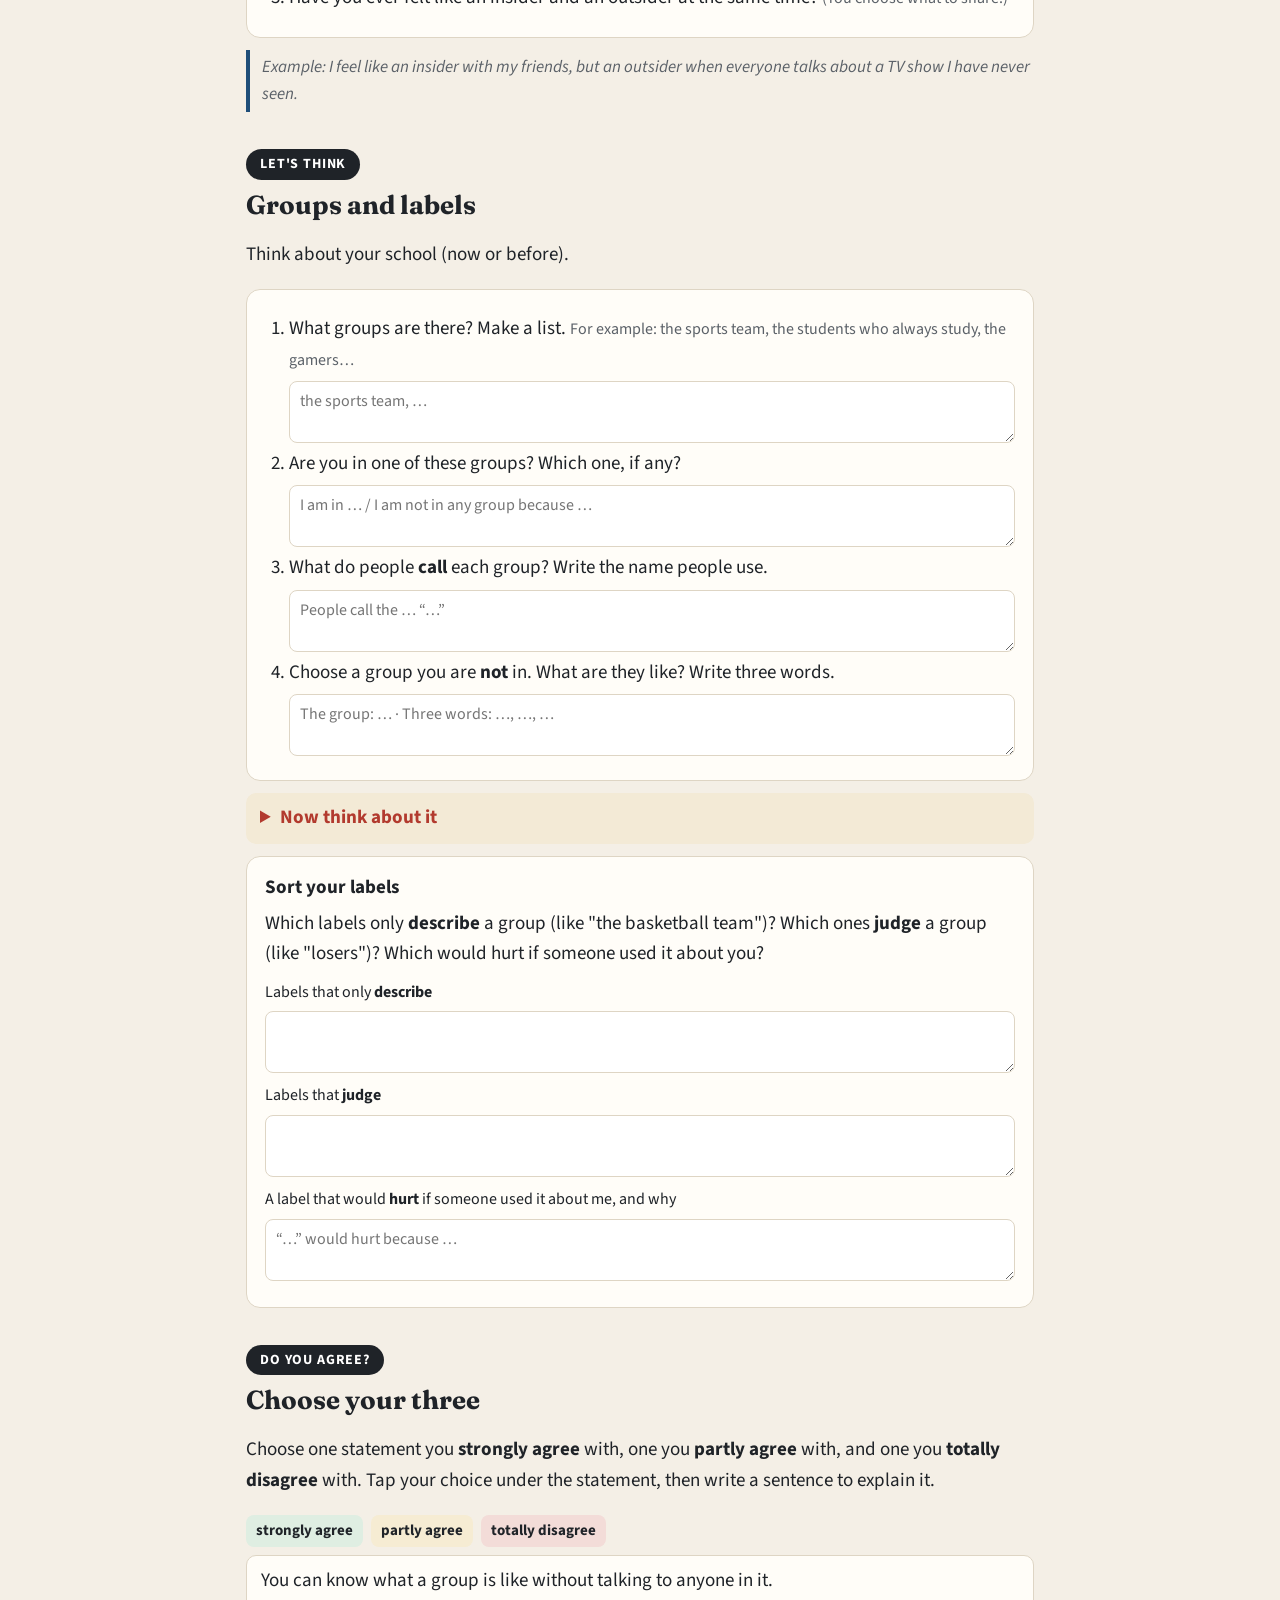
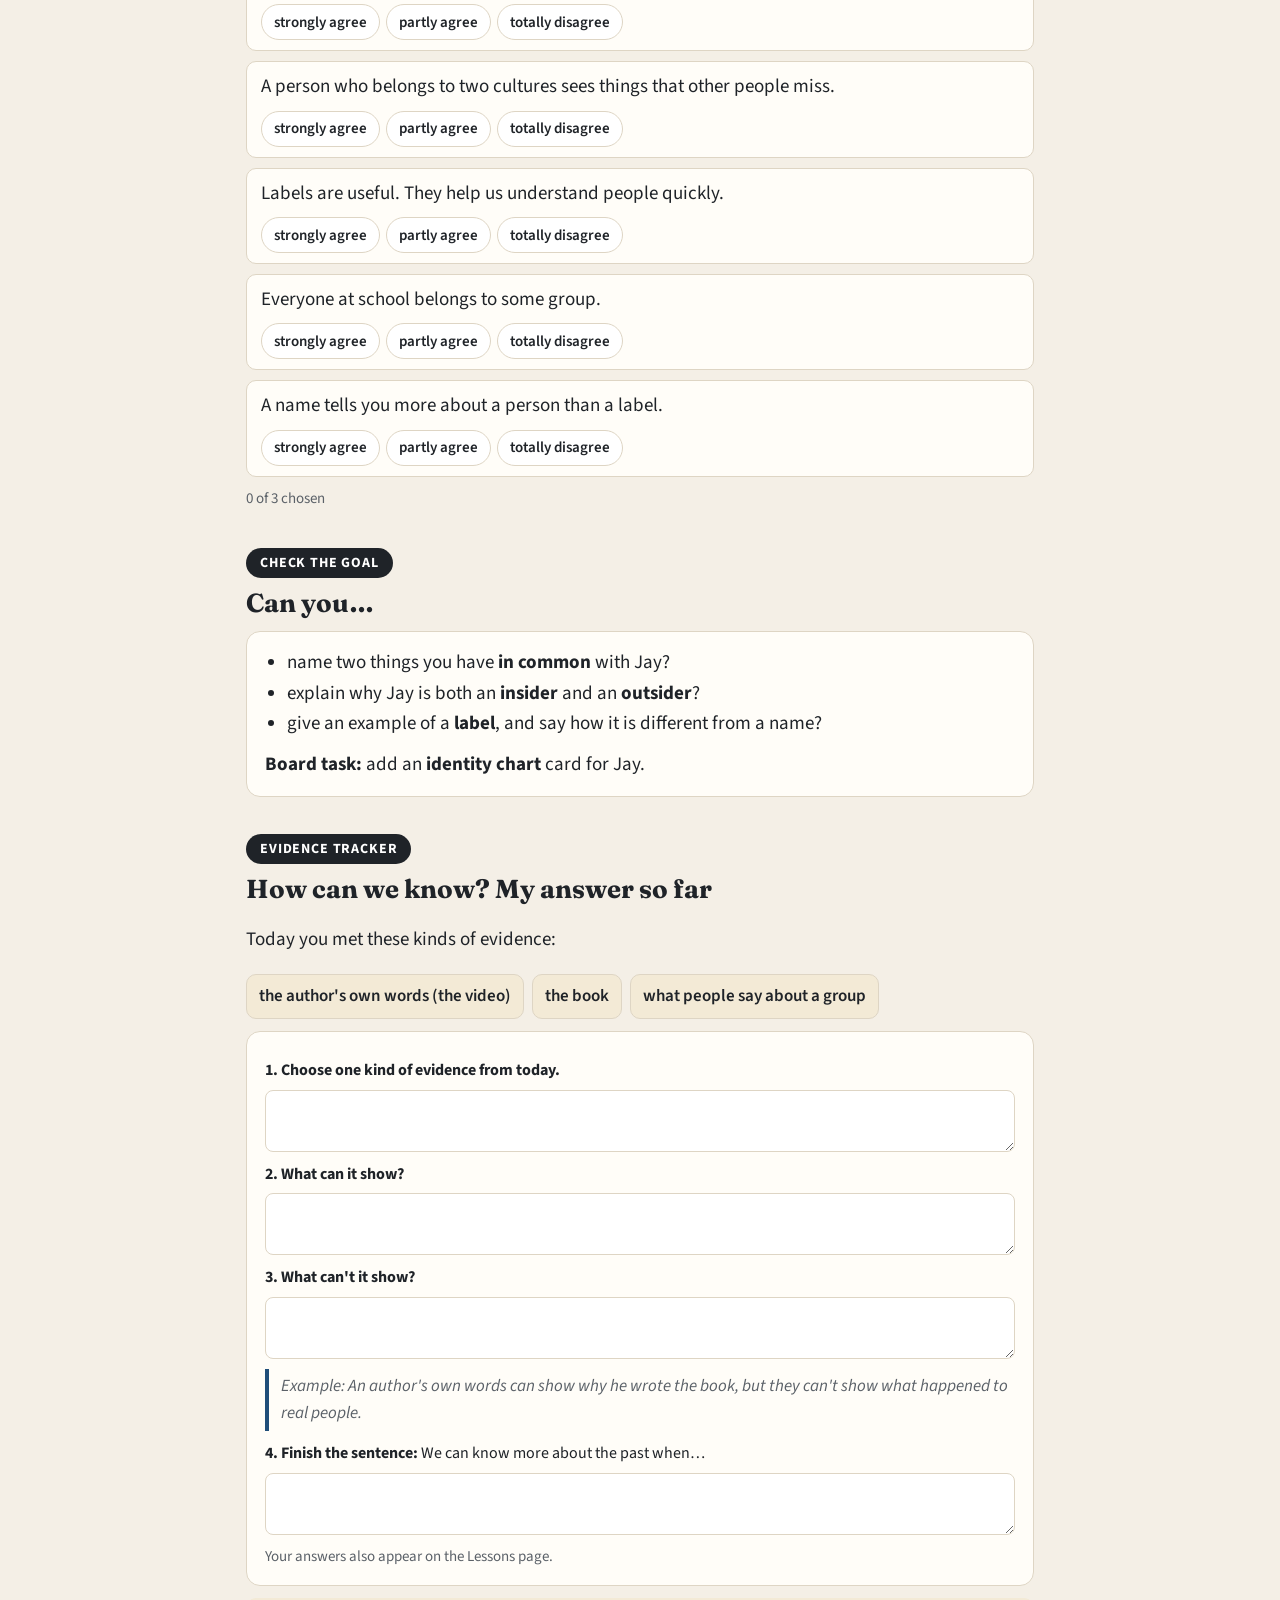
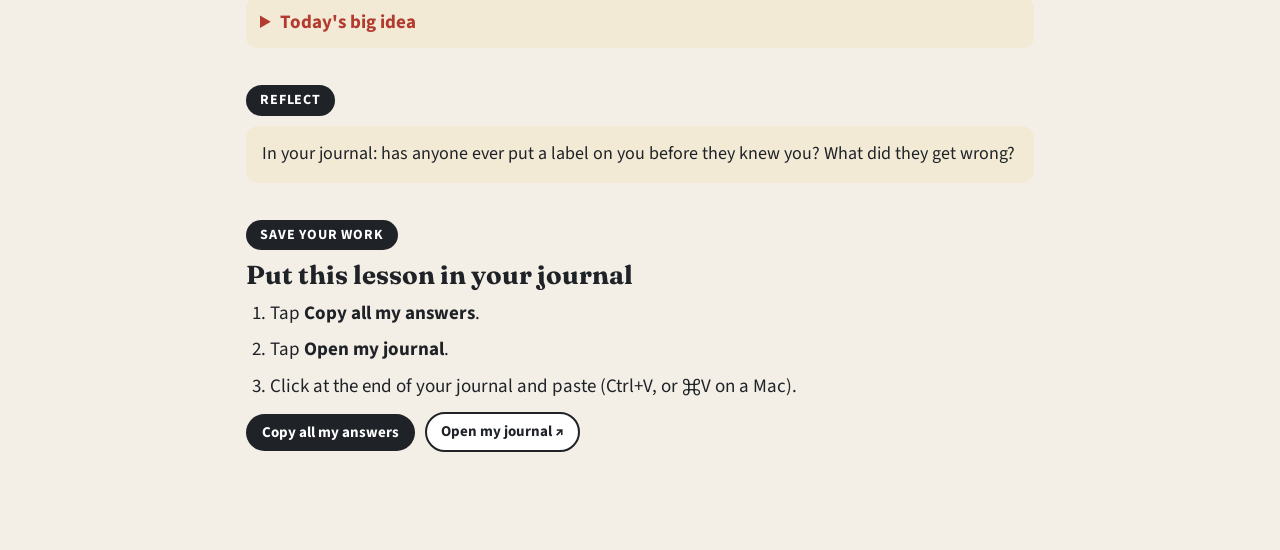
<file: history-board/stage1.html>
<!doctype html>
<html lang="en">
<head>
<meta charset="utf-8">
<meta name="viewport" content="width=device-width, initial-scale=1">
<meta name="robots" content="noindex, nofollow">
<title>Jay and Me</title>
<link rel="preconnect" href="https://fonts.googleapis.com">
<link rel="preconnect" href="https://fonts.gstatic.com" crossorigin>
<link rel="stylesheet" href="https://fonts.googleapis.com/css2?family=Fraunces:opsz,wght@9..144,600;9..144,700&family=Source+Sans+3:ital,wght@0,400;0,600;0,700;1,400&display=swap">
<link rel="stylesheet" href="site.css?v=13">
</head>
<body>
<div class="wrap">
  <nav class="nav" aria-label="Project sections">
    <a href="home.html" data-keyed>Lessons</a>
    <a href="index.html" data-keyed>Board</a>
    <a href="vocab.html" data-keyed>Vocabulary</a>
  </nav>
  <div class="eyebrow">Stage 1 · Identity</div>
  <h1 class="title">Jay and me</h1>
  <div class="aim"><b>Aim:</b> Compare your life with Jay's, explain what it means to be an insider and an outsider, and notice how a label can replace a person's name.</div>
  <div class="cq"><b>Compelling question:</b> How can we know what really happened in the past?</div>

  <section class="part">
    <span class="label">Let's get started</span>
    <h2>A small word in the book</h2>
    <p>Open your book to the <b>dedication</b>, the short message at the start where the author says who the book is for. Read it aloud.</p>
    <p>Randy Ribay dedicated the book to "the hyphenated." What do you think <b>hyphenated</b> means here? Guess first.</p>
    <div class="chips"><span class="chip">people who are very busy</span><span class="chip">people who belong to two cultures</span><span class="chip">people who write a lot</span></div>
    <details class="reveal">
      <summary>Let's check</summary>
      <p>A hyphen is this small line: <b>-</b>. It joins two words, like <b>Filipino-American</b> or <b>Japanese-Canadian</b>. "The hyphenated" are people who belong to two cultures. The hyphen joins the two words, but they are still two words. Jay is one of these people.</p>
    </details>
  </section>

  <section class="part">
    <span class="label">Key language</span>
    <h2>Words for this lesson</h2>
    <div class="words">
      <div class="word"><b>identity</b><br>who you are; what makes you you<br><span class="ja">アイデンティティ、自分らしさ</span></div>
      <div class="word"><b>belong</b><br>to feel you are part of a group or place<br><span class="ja">属する、居場所がある</span></div>
      <div class="word"><b>insider</b><br>a person who is fully part of a group<br><span class="ja">内部の人、仲間</span></div>
      <div class="word"><b>outsider</b><br>a person who is not fully part of a group<br><span class="ja">よそ者、部外者</span></div>
      <div class="word"><b>in common</b><br>shared by two or more people<br><span class="ja">共通の</span></div>
      <div class="word"><b>label</b><br>a word that makes a person into a type<br><span class="ja">レッテル</span></div>
      <div class="word"><b>generalize</b><br>to say something is true for every person in a group<br><span class="ja">一般化する、決めつける</span></div>
      <div class="word"><b>assume</b><br>to think something is true without checking<br><span class="ja">思い込む</span></div>
    </div>
      <p class="vlink"><a href="vocab.html?ch=1" data-keyed>Practice the vocabulary for Chapter 1: Wisdom from on High →</a></p>
  </section>

  <section class="part">
    <span class="label">Watch</span>
    <h2>The author, in his own words</h2>
    <figure class="fig"><img src="img/asia.svg" alt="Map of Asia. The Philippines is in red, Japan in blue. Manila is about 3,000 km from Tokyo." loading="lazy"><figcaption><b>Where is the Philippines?</b> It is a country of more than 7,000 islands. Manila, the capital, is about 3,000 km from Tokyo.</figcaption></figure>
    <figure class="fig"><img src="img/jay.svg" alt="World map. A dotted line goes from Manila in the Philippines to Michigan in the United States, about 13,200 km." loading="lazy"><figcaption><b>Jay's two homes.</b> Jay was born in the Philippines and grew up in Michigan, about 13,200 km away. Randy Ribay, the author, has a story like this too.</figcaption></figure>
    <p><b>Before you watch:</b> Randy Ribay was born in the Philippines and grew up in the United States. How do you think his life is like Jay's?</p>
    <div class="vembed"><iframe src="https://www.youtube-nocookie.com/embed/Z63A5V1TsAA?rel=0" title="Randy Ribay introduces Patron Saints of Nothing" allow="accelerometer; encrypted-media; gyroscope; picture-in-picture; fullscreen" allowfullscreen loading="lazy"></iframe></div>
    <p class="small">Randy Ribay introduces <i>Patron Saints of Nothing</i> · 1 minute 33 seconds · If the video doesn't play, <a href="https://www.youtube.com/watch?v=Z63A5V1TsAA" target="_blank" rel="noopener">open it on YouTube</a>.</p>
    <div class="box">
      <ol class="q">
        <li>In your own words: what is the book about, according to Ribay?</li>
        <li>How is Ribay's life like Jay's?</li>
        <li>Why do you think he wrote this story?</li>
      </ol>
    </div>
  </section>

  <section class="part">
    <span class="label">Let's think</span>
    <h2>Jay and me</h2>
    <p>Draw this diagram in your <b>notebook</b>. Write things about <b>Jay</b> in the left circle, things about <b>you</b> in the right circle, and things you <b>have in common</b> in the middle.</p>
    <div class="venn" aria-hidden="true">
      <div class="c c1"></div><div class="c c2"></div>
      <div class="t" style="left:6%;top:44%;width:28%;">Jay</div>
      <div class="t" style="left:37.5%;top:44%;width:25%;font-size:16px;">both of us</div>
      <div class="t" style="right:6%;top:44%;width:28%;">me</div>
    </div>
    <div class="box">
      <b>Ideas to think about</b>
      <ul style="margin:6px 0 0;padding-left:22px">
        <li>age, school, family</li>
        <li>languages you speak at home and outside</li>
        <li>countries you have lived in or visited</li>
        <li>what your family expects from you</li>
        <li>things you do not talk about at home</li>
      </ul>
    </div>
    <div class="model">Example for the middle: We both have family in another country.</div>
    <div class="box">
      <b>When you finish:</b> put it in your journal.
      <ol class="q">
        <li>Take a photo of your diagram with your phone.</li>
        <li>Open your journal. Click under "Draw a Venn Diagram."</li>
        <li>Choose <b>Insert → Image</b>, then upload your photo. <span class="small">(On a phone, tap <b>+</b> then <b>Image</b>.)</span></li>
      </ol>
      <p style="margin:8px 0 0"><a class="journal-link" href="https://docs.google.com/document/d/1Thc-ZWkePVy3NhJpWOpobZj-ksLnN4kBiz2em-hv898/edit" target="_blank" rel="noopener">Open my journal ↗</a></p>
    </div>
  </section>

  <section class="part">
    <span class="label">Let's talk</span>
    <h2>Insider or outsider?</h2>
    <p>Jay is Filipino-American. In America, people see him as Filipino. In the Philippines, his family sees him as American.</p>
    <div class="box">
      <ol class="q">
        <li>Where is Jay an <b>insider</b>? Where is he an <b>outsider</b>?</li>
        <li>Can a person be both at the same time? How?</li>
        <li>Have you ever felt like an insider and an outsider at the same time? <span class="small">(You choose what to share.)</span></li>
      </ol>
    </div>
    <div class="model">Example: I feel like an insider with my friends, but an outsider when everyone talks about a TV show I have never seen.</div>
  </section>

  <section class="part">
    <span class="label">Let's think</span>
    <h2>Groups and labels</h2>
    <p>Think about your school (now or before).</p>
    <div class="box">
      <ol class="q">
        <li>What groups are there? Make a list. <span class="small">For example: the sports team, the students who always study, the gamers…</span>
          <textarea class="ans" data-q="What groups are there at my school?" placeholder="the sports team, …"></textarea></li>
        <li>Are you in one of these groups? Which one, if any?
          <textarea class="ans" data-q="Am I in one of these groups?" placeholder="I am in … / I am not in any group because …"></textarea></li>
        <li>What do people <b>call</b> each group? Write the name people use.
          <textarea class="ans" data-q="What do people call each group?" placeholder="People call the … “…”"></textarea></li>
        <li>Choose a group you are <b>not</b> in. What are they like? Write three words.
          <textarea class="ans" data-q="A group I am not in, in three words" placeholder="The group: … · Three words: …, …, …"></textarea></li>
      </ol>
    </div>
    <details class="reveal">
      <summary>Now think about it</summary>
      <p>How do you know what that group is like? Have you talked to everyone in it?</p>
      <p>When we <b>generalize</b> about a group we do not know, we <b>assume</b>. The group gets a <b>label</b>, and we stop seeing the people inside it. This is how prejudice can begin.</p>
    </details>
    <div class="box">
      <b>Sort your labels</b>
      <p style="margin:6px 0 0">Which labels only <b>describe</b> a group (like "the basketball team")? Which ones <b>judge</b> a group (like "losers")? Which would hurt if someone used it about you?</p>
      <label class="anslabel">Labels that only <b>describe</b><textarea class="ans" data-q="Labels that only describe"></textarea></label>
      <label class="anslabel">Labels that <b>judge</b><textarea class="ans" data-q="Labels that judge"></textarea></label>
      <label class="anslabel">A label that would <b>hurt</b> if someone used it about me, and why<textarea class="ans" data-q="A label that would hurt me, and why" placeholder="“…” would hurt because …"></textarea></label>
      <div class="agree-bar"><button type="button" class="btn copy-ans">Copy my answers</button><span class="done"></span></div>
    </div>
  </section>

  <section class="part">
    <span class="label">Do you agree?</span>
    <h2>Choose your three</h2>
    <p>Choose one statement you <b>strongly agree</b> with, one you <b>partly agree</b> with, and one you <b>totally disagree</b> with. Tap your choice under the statement, then write a sentence to explain it.</p>
    <div class="key"><span class="k1">strongly agree</span><span class="k2">partly agree</span><span class="k3">totally disagree</span></div>
    <div class="statements">
      <div class="st">You can know what a group is like without talking to anyone in it.</div>
      <div class="st">A person who belongs to two cultures sees things that other people miss.</div>
      <div class="st">Labels are useful. They help us understand people quickly.</div>
      <div class="st">Everyone at school belongs to some group.</div>
      <div class="st">A name tells you more about a person than a label.</div>
    </div>
  </section>

  <section class="part">
    <span class="label">Check the goal</span>
    <h2>Can you…</h2>
    <div class="box">
      <ul style="margin:0;padding-left:22px">
        <li>name two things you have <b>in common</b> with Jay?</li>
        <li>explain why Jay is both an <b>insider</b> and an <b>outsider</b>?</li>
        <li>give an example of a <b>label</b>, and say how it is different from a name?</li>
      </ul>
      <p style="margin:10px 0 0"><b>Board task:</b> add an <b>identity chart</b> card for Jay.</p>
    </div>
  </section>

    <section class="part tracker">
    <span class="label">Evidence tracker</span>
    <h2>How can we know? My answer so far</h2>
    <p>Today you met these kinds of evidence:</p>
    <div class="chips static"><span class="chip">the author's own words (the video)</span><span class="chip">the book</span><span class="chip">what people say about a group</span></div>
    <div class="box">
      <label class="anslabel"><b>1. Choose one kind of evidence from today.</b><textarea class="ans" data-id="tracker-s1-what" data-q="Stage 1: evidence"></textarea></label>
      <label class="anslabel"><b>2. What can it show?</b><textarea class="ans" data-id="tracker-s1-can" data-q="It can show"></textarea></label>
      <label class="anslabel"><b>3. What can't it show?</b><textarea class="ans" data-id="tracker-s1-cant" data-q="It can't show"></textarea></label>
      <div class="model">Example: An author's own words can show <i>why</i> he wrote the book, but they can't show what happened to real people.</div>
      <label class="anslabel"><b>4. Finish the sentence:</b> We can know more about the past when…<textarea class="ans" data-id="tracker-s1-know" data-q="We can know more about the past when"></textarea></label>
      <div class="agree-bar"><button type="button" class="btn copy-ans">Copy my answers</button><span class="done">Your answers also appear on the Lessons page.</span></div>
    </div>
    <details class="reveal"><summary>Today's big idea</summary><p>Who tells the story matters. An insider and an outsider can see the same thing in different ways.</p></details>
  </section>

<section class="part">
    <span class="label">Reflect</span>
    <div class="reflect" style="margin-top:10px">In your journal: has anyone ever put a label on you before they knew you? What did they get wrong?</div>
  </section>
</div>
<script src="site.js?v=9"></script>
</body>
</html>
</file>
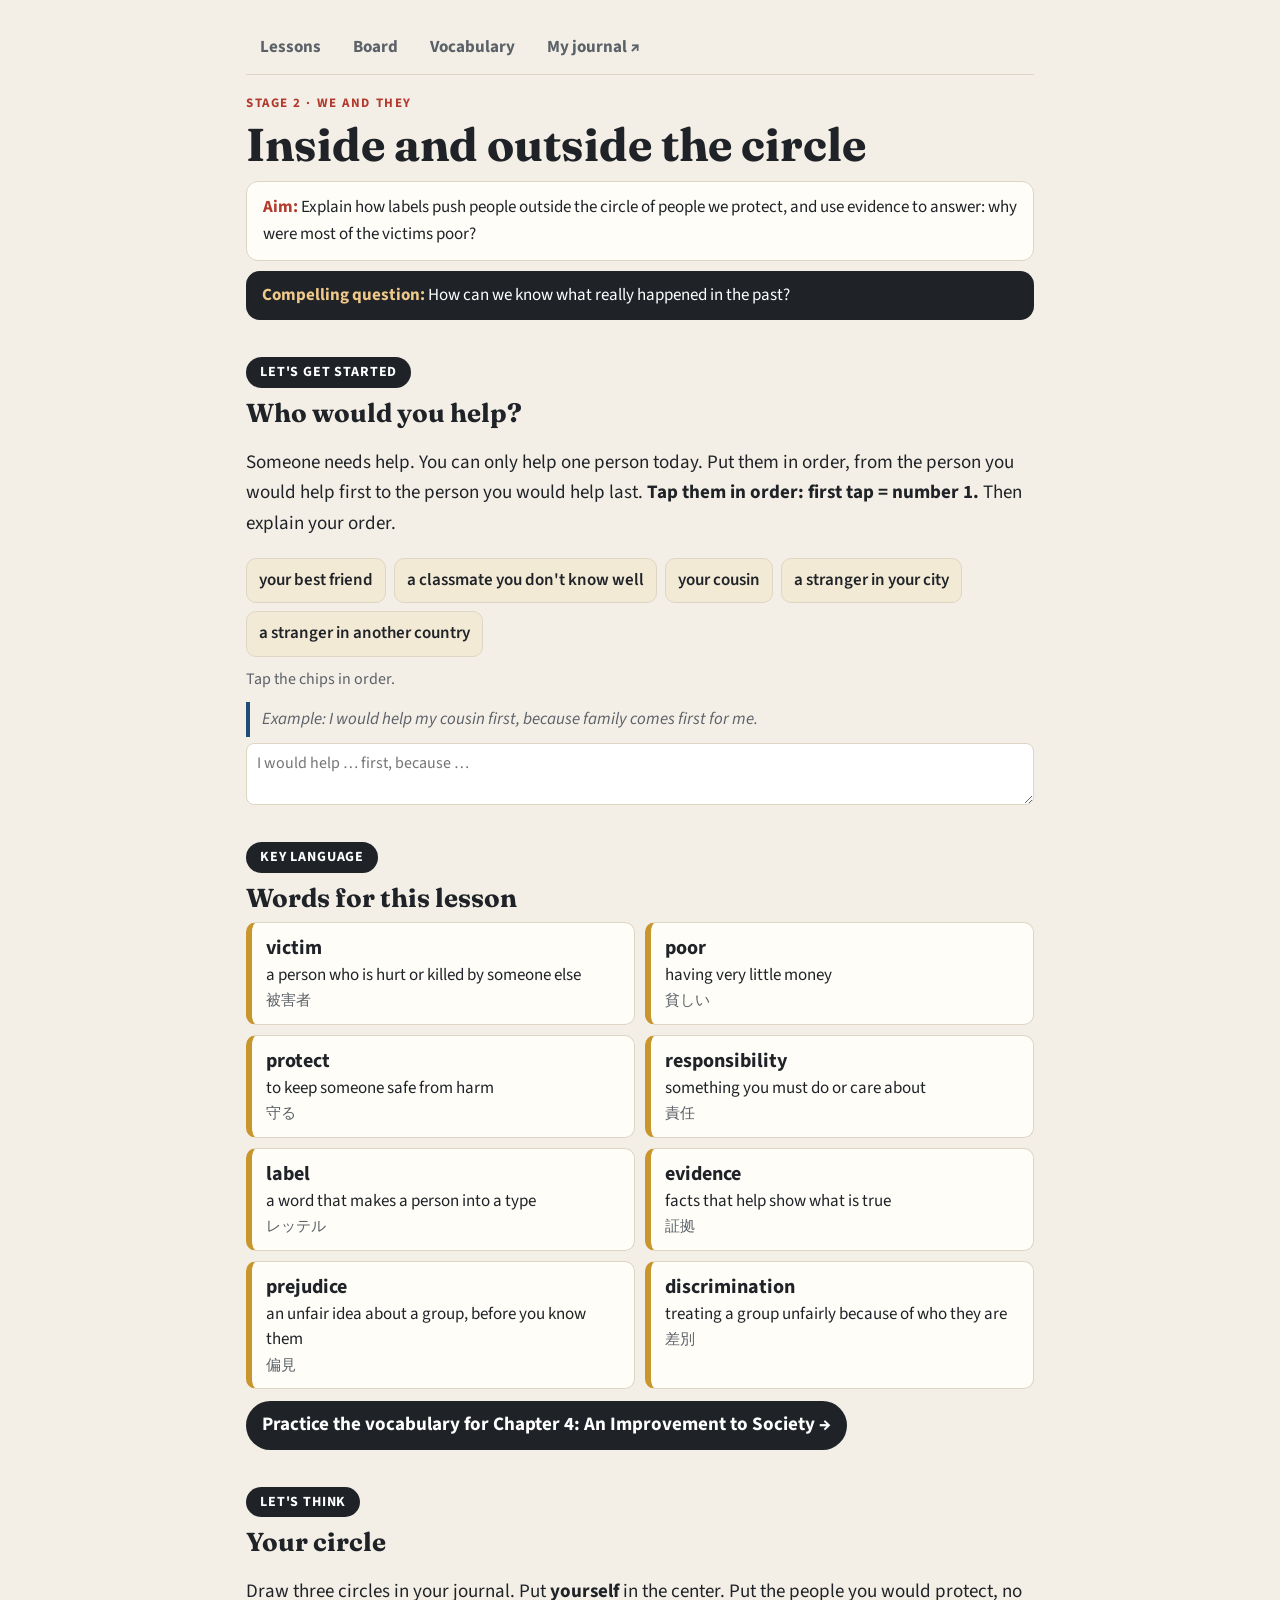
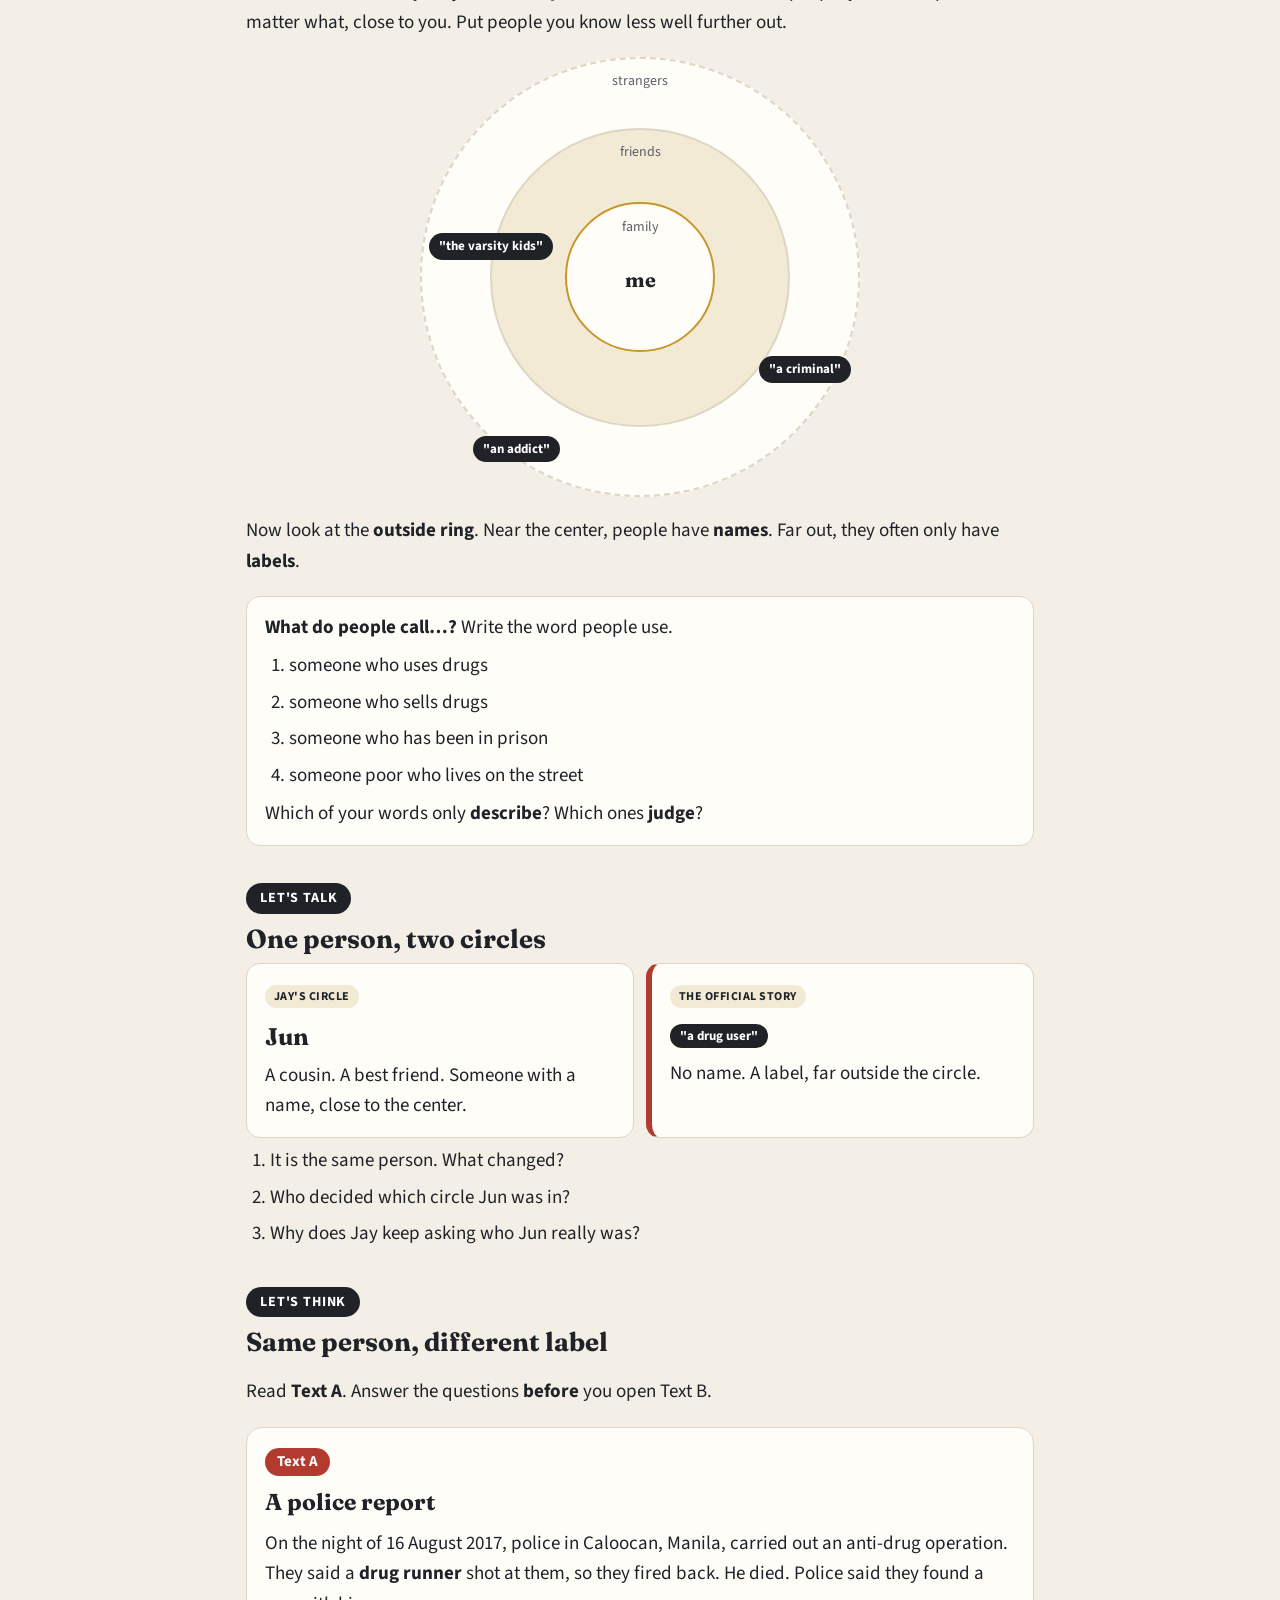
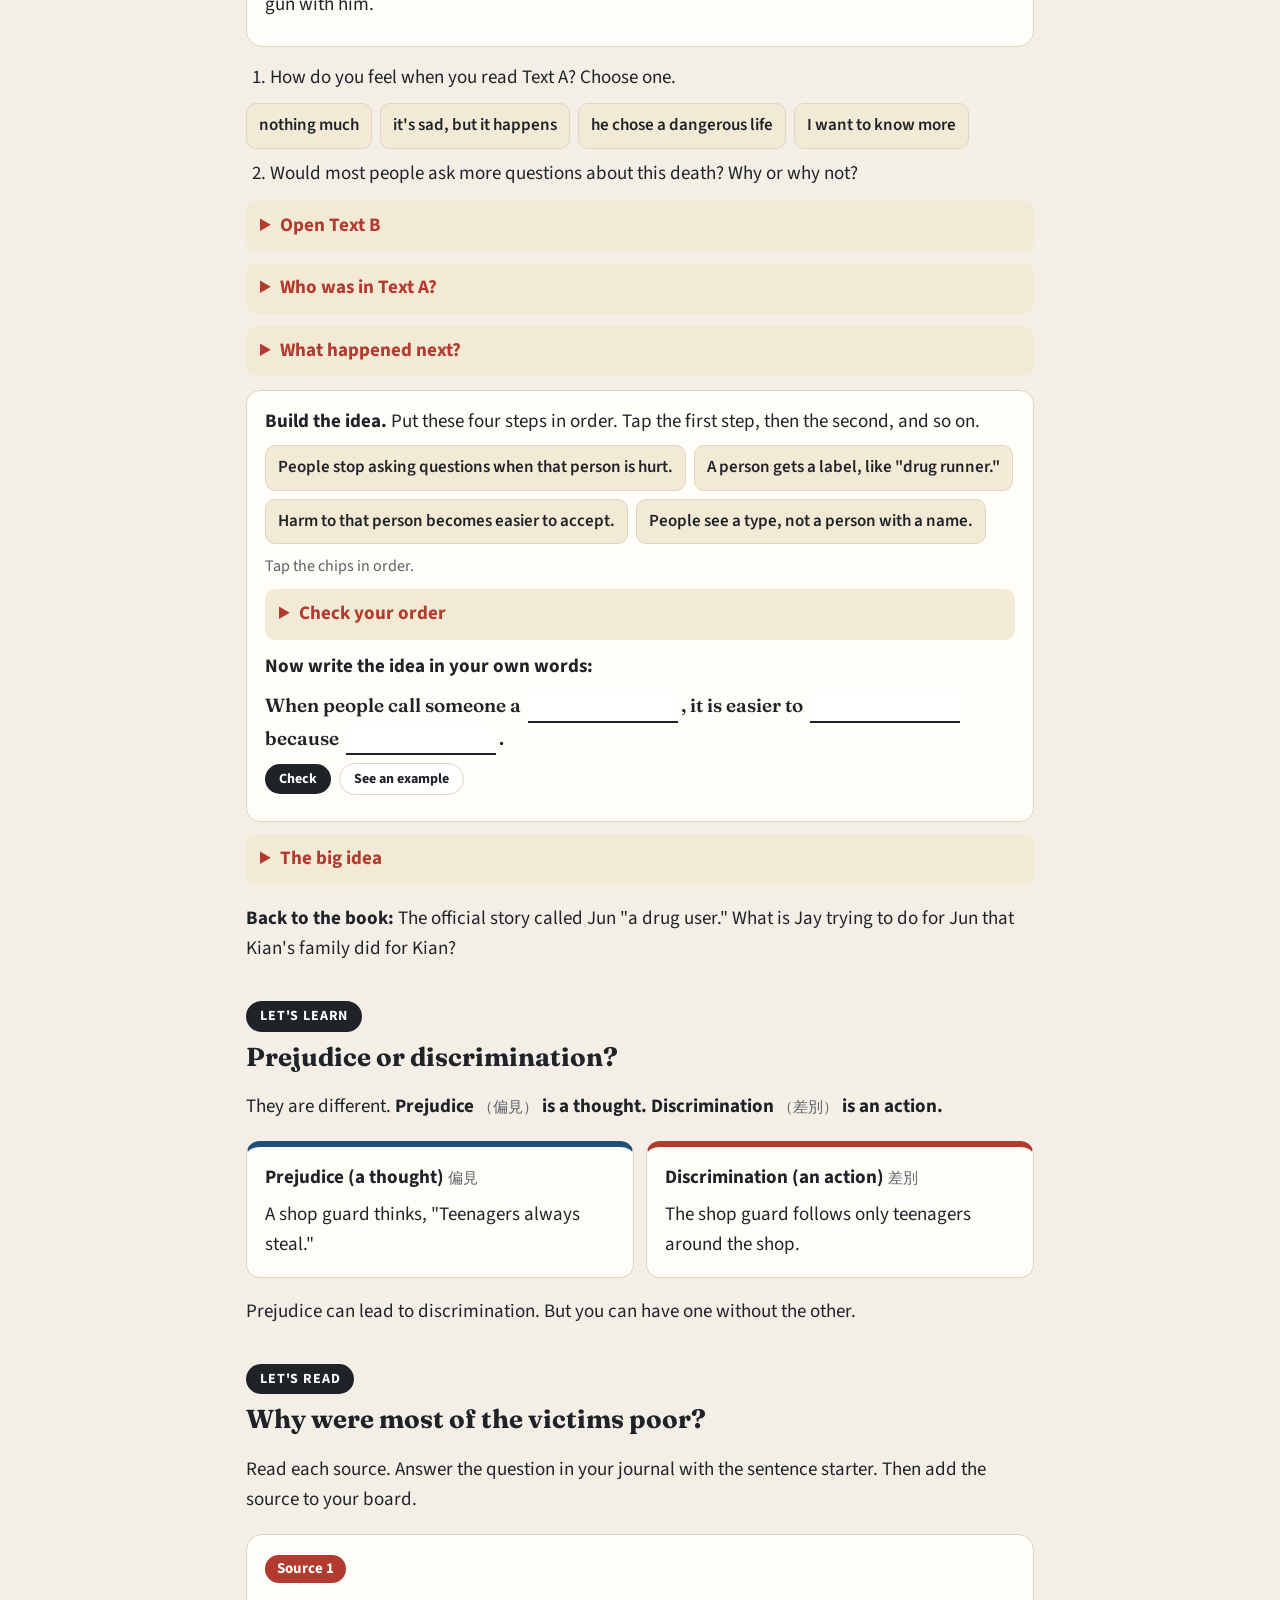
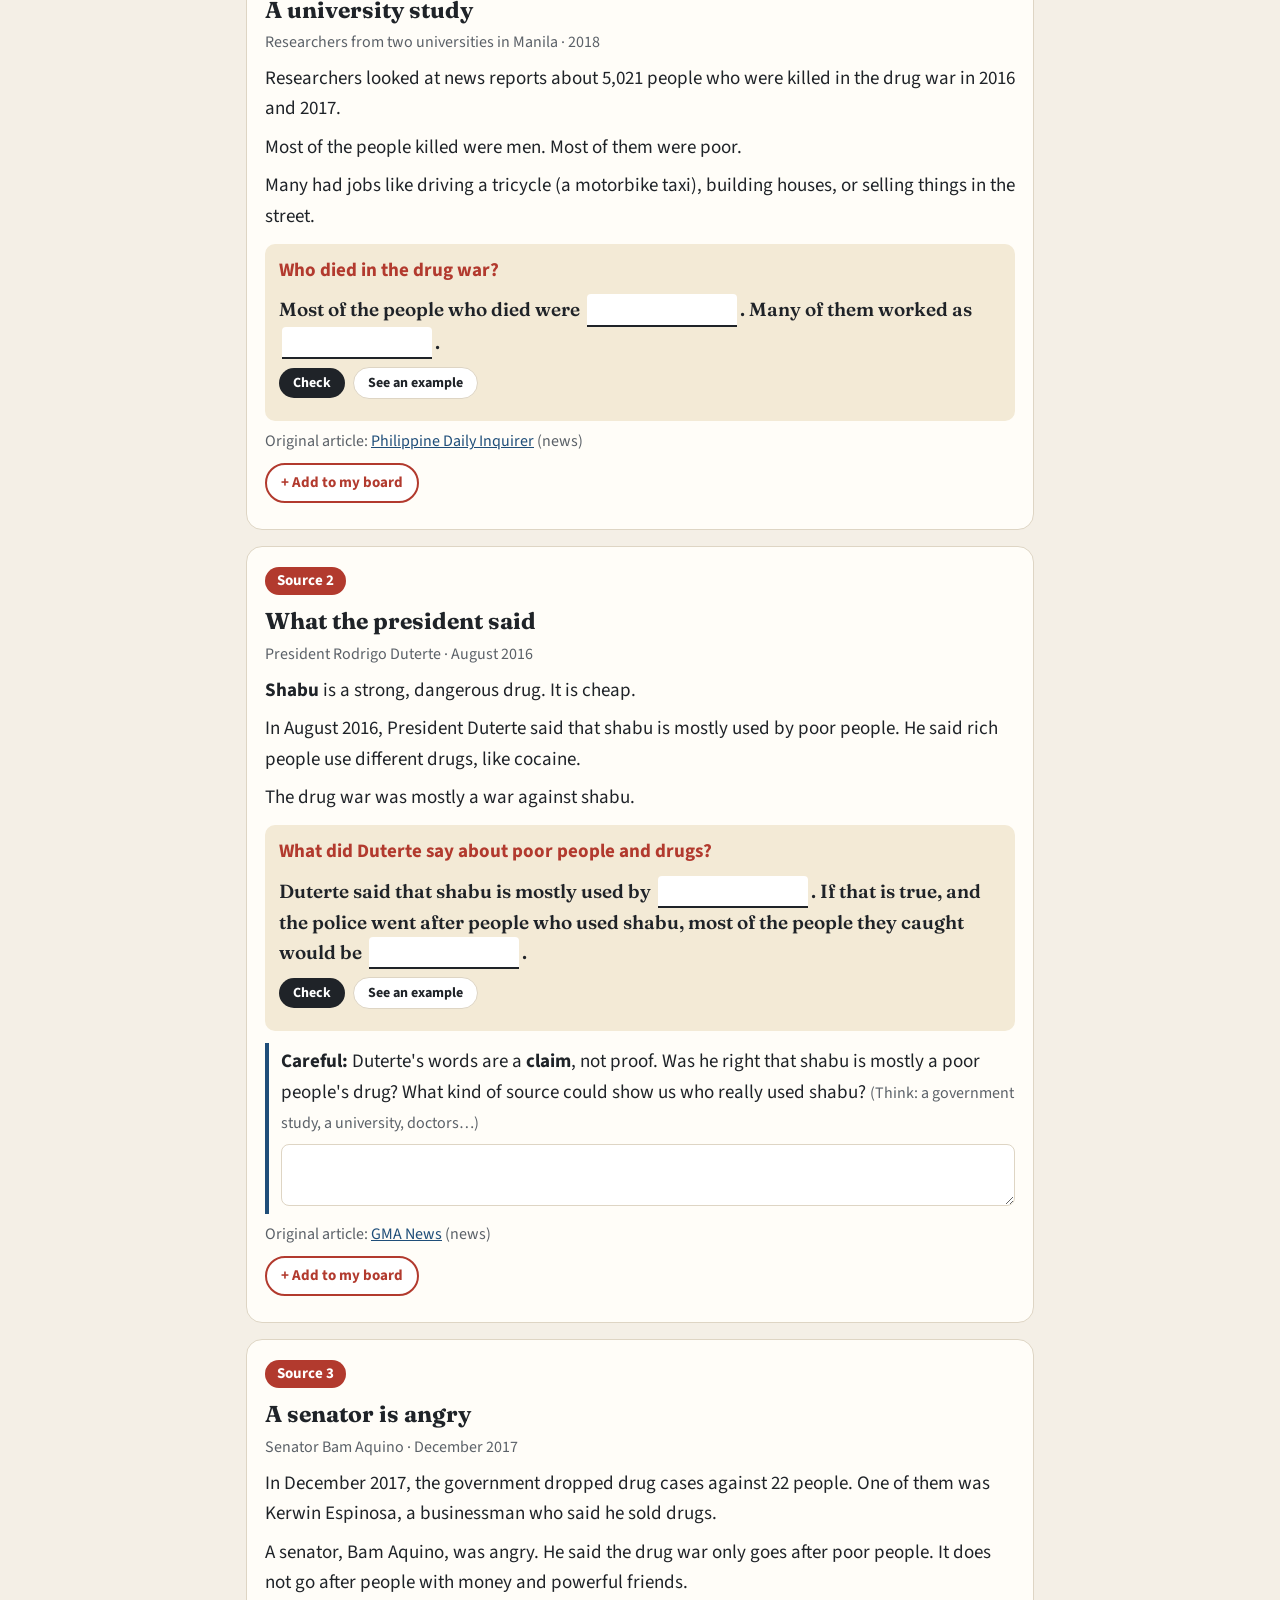
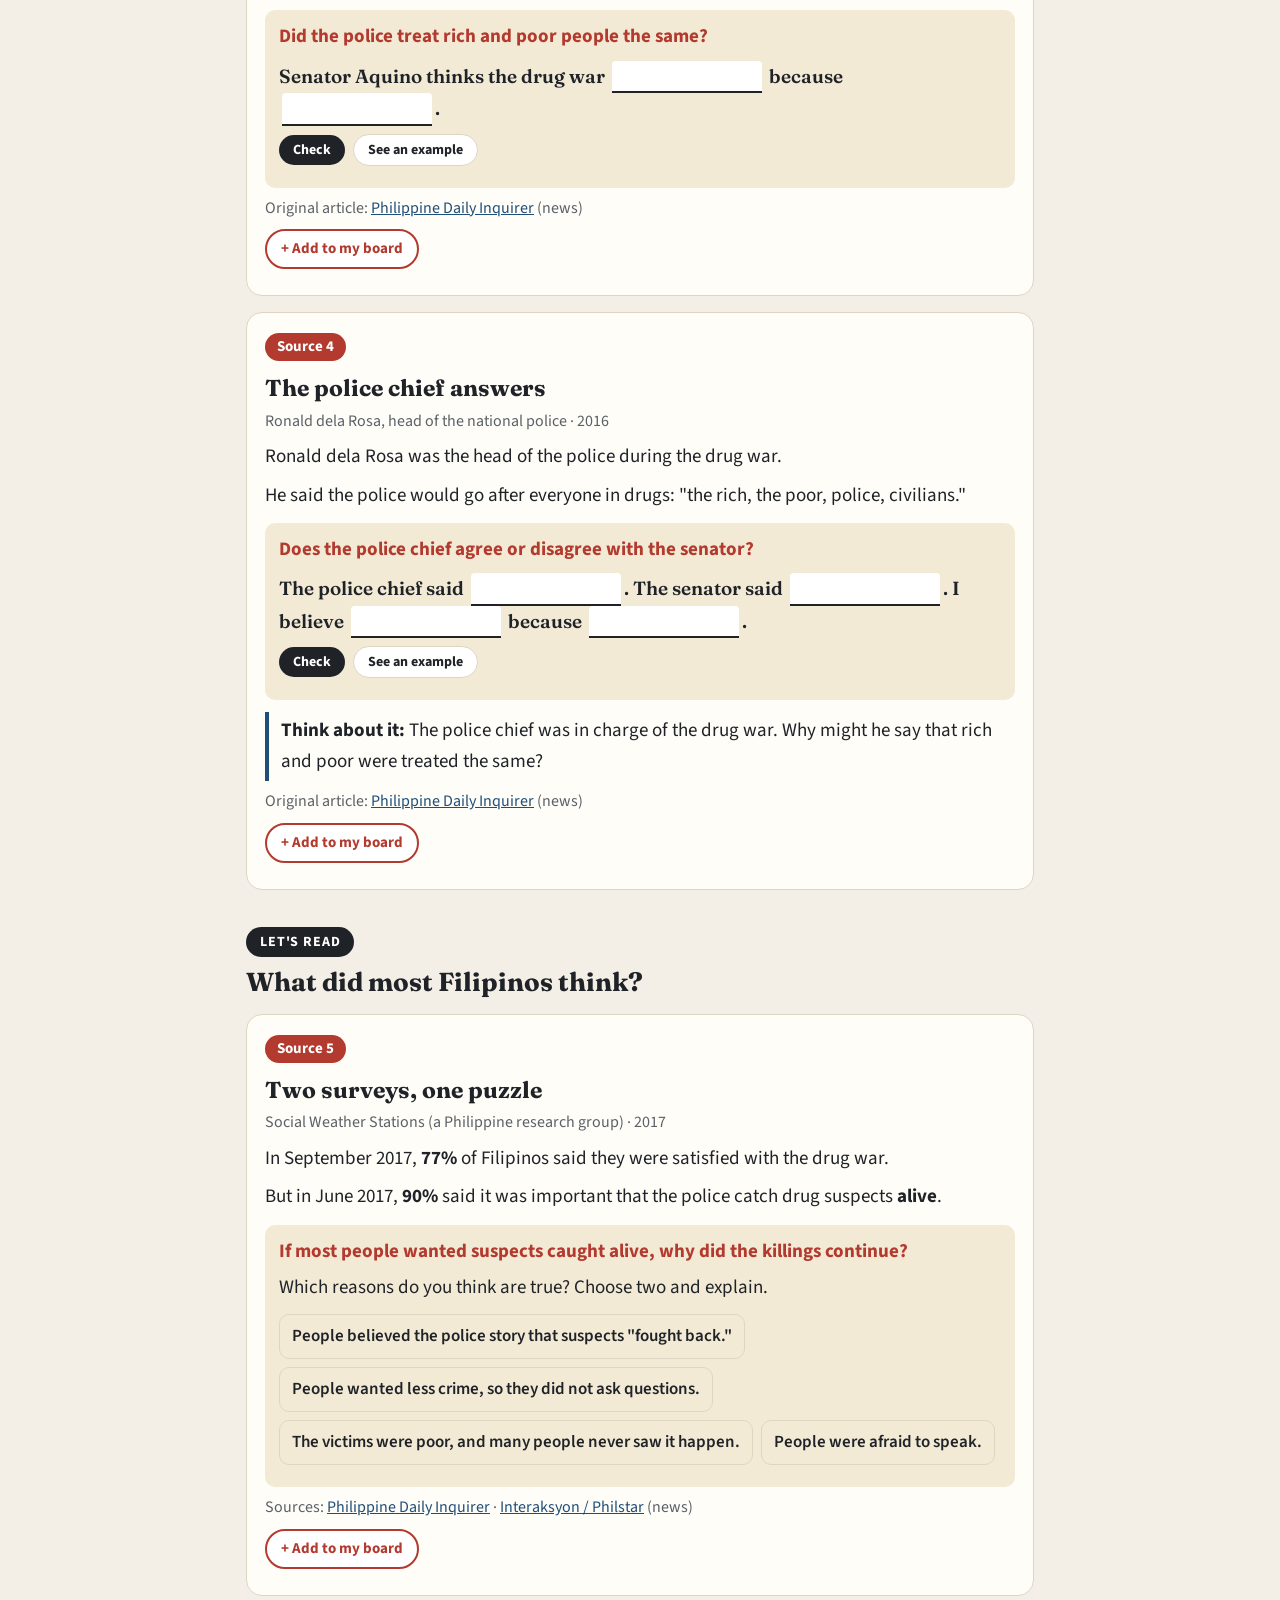
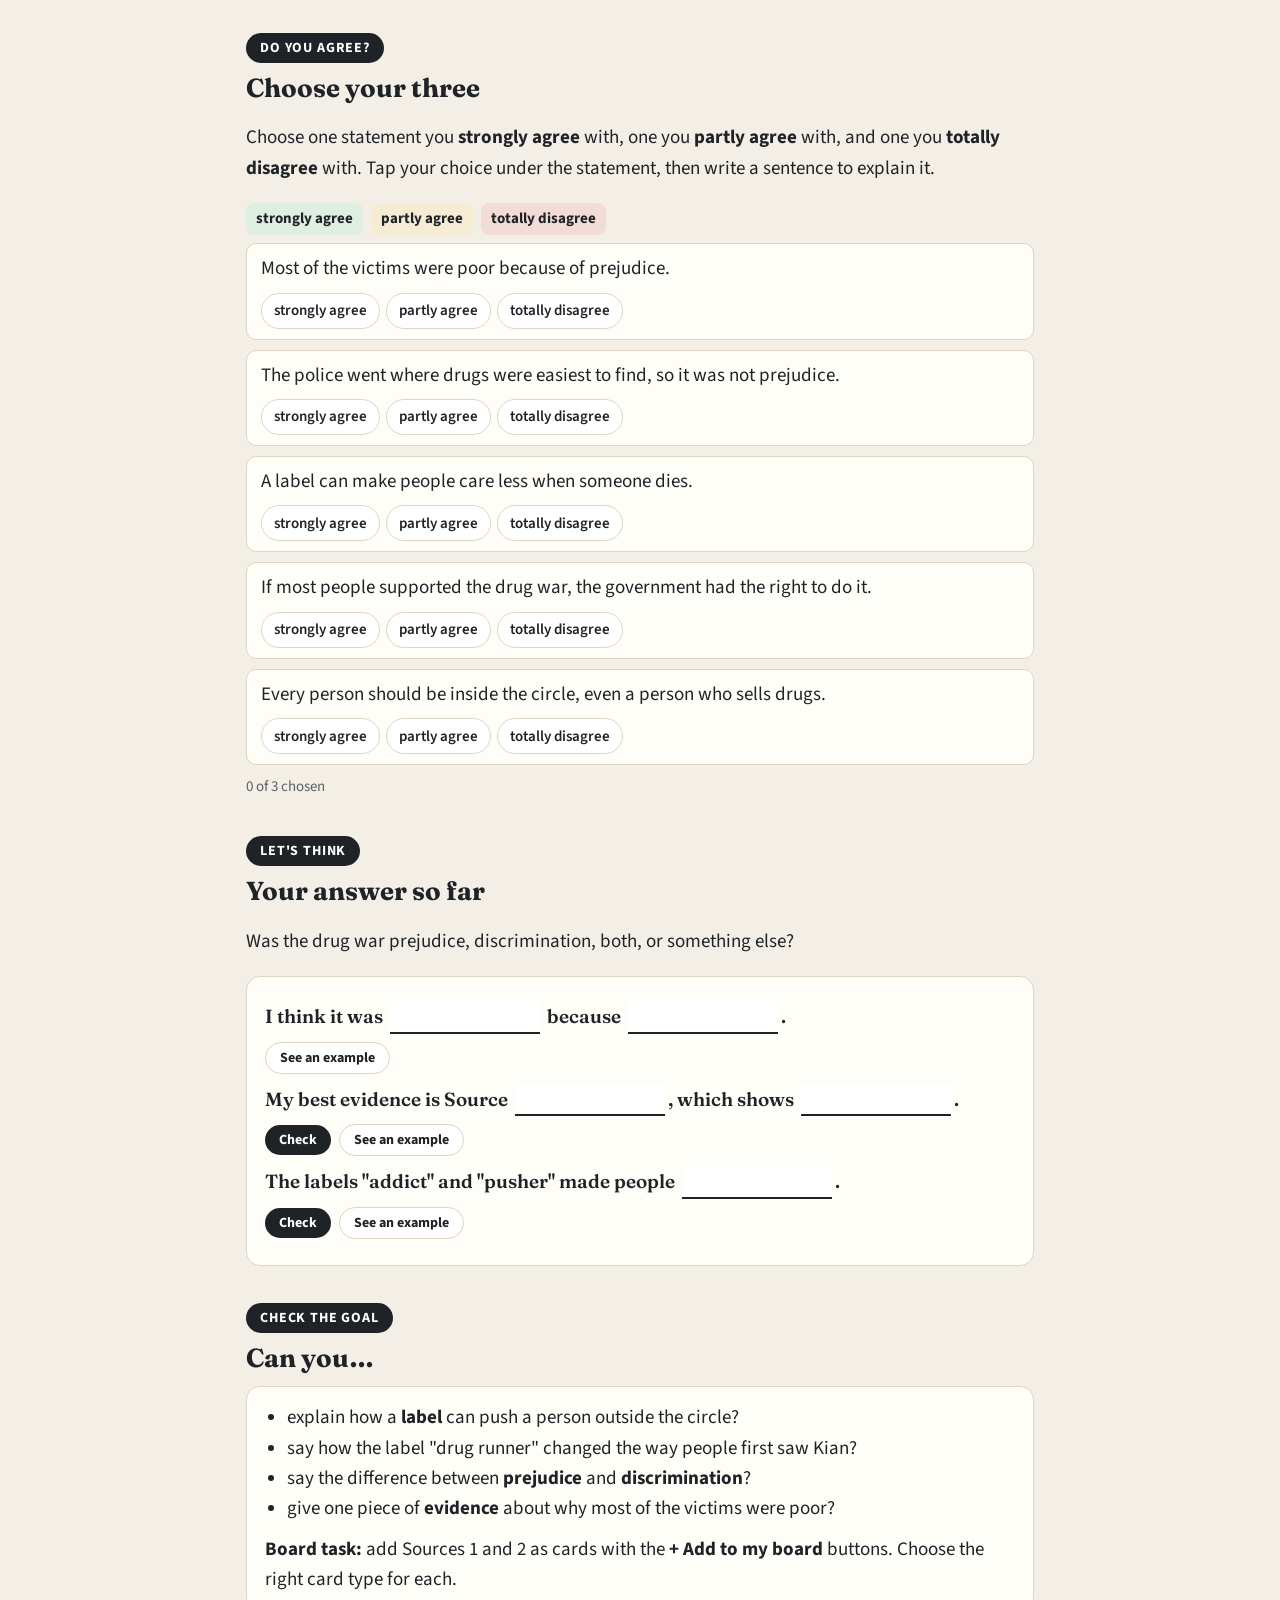
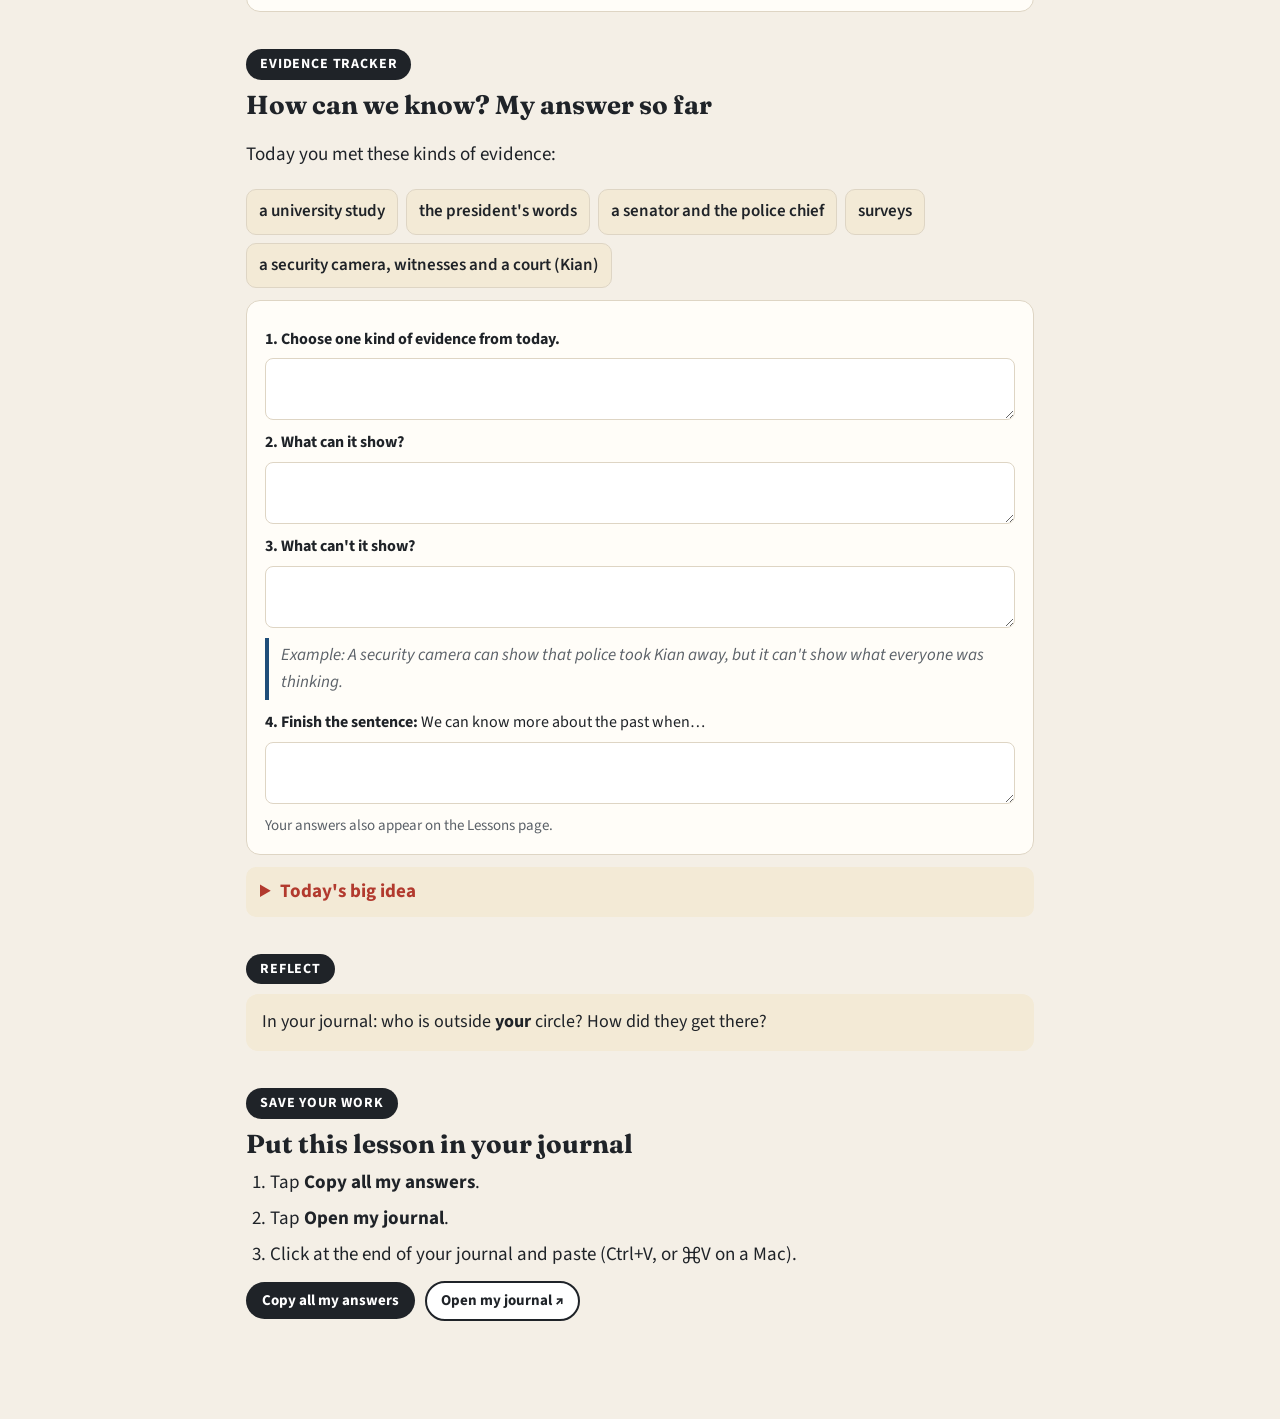
<file: history-board/stage2.html>
<!doctype html>
<html lang="en">
<head>
<meta charset="utf-8">
<meta name="viewport" content="width=device-width, initial-scale=1">
<meta name="robots" content="noindex, nofollow">
<title>We and They</title>
<link rel="preconnect" href="https://fonts.googleapis.com">
<link rel="preconnect" href="https://fonts.gstatic.com" crossorigin>
<link rel="stylesheet" href="https://fonts.googleapis.com/css2?family=Fraunces:opsz,wght@9..144,600;9..144,700&family=Source+Sans+3:ital,wght@0,400;0,600;0,700;1,400&display=swap">
<link rel="stylesheet" href="site.css?v=13">
</head>
<body>
<div class="wrap">
  <nav class="nav" aria-label="Project sections">
    <a href="home.html" data-keyed>Lessons</a>
    <a href="index.html" data-keyed>Board</a>
    <a href="vocab.html" data-keyed>Vocabulary</a>
  </nav>
  <div class="eyebrow">Stage 2 · We and they</div>
  <h1 class="title">Inside and outside the circle</h1>
  <div class="aim"><b>Aim:</b> Explain how labels push people outside the circle of people we protect, and use evidence to answer: why were most of the victims poor?</div>
  <div class="cq"><b>Compelling question:</b> How can we know what really happened in the past?</div>

  <section class="part">
    <span class="label">Let's get started</span>
    <h2>Who would you help?</h2>
    <p>Someone needs help. You can only help one person today. Put them in order, from the person you would help first to the person you would help last. <b>Tap them in order: first tap = number 1.</b> Then explain your order.</p>
    <div class="chips order" data-id="s2-help"><span class="chip">your best friend</span><span class="chip">a classmate you don't know well</span><span class="chip">your cousin</span><span class="chip">a stranger in your city</span><span class="chip">a stranger in another country</span></div>
    <div class="model">Example: I would help my cousin first, because family comes first for me.</div>
    <textarea class="ans" data-id="s2-help-why" data-q="Why I chose this order" placeholder="I would help … first, because …"></textarea>
  </section>

  <section class="part">
    <span class="label">Key language</span>
    <h2>Words for this lesson</h2>
    <div class="words">
      <div class="word"><b>victim</b><br>a person who is hurt or killed by someone else<br><span class="ja">被害者</span></div>
      <div class="word"><b>poor</b><br>having very little money<br><span class="ja">貧しい</span></div>
      <div class="word"><b>protect</b><br>to keep someone safe from harm<br><span class="ja">守る</span></div>
      <div class="word"><b>responsibility</b><br>something you must do or care about<br><span class="ja">責任</span></div>
      <div class="word"><b>label</b><br>a word that makes a person into a type<br><span class="ja">レッテル</span></div>
      <div class="word"><b>evidence</b><br>facts that help show what is true<br><span class="ja">証拠</span></div>
      <div class="word"><b>prejudice</b><br>an unfair idea about a group, before you know them<br><span class="ja">偏見</span></div>
      <div class="word"><b>discrimination</b><br>treating a group unfairly because of who they are<br><span class="ja">差別</span></div>
    </div>
      <p class="vlink"><a href="vocab.html?ch=4" data-keyed>Practice the vocabulary for Chapter 4: An Improvement to Society →</a></p>
  </section>

  <section class="part">
    <span class="label">Let's think</span>
    <h2>Your circle</h2>
    <p>Draw three circles in your journal. Put <b>yourself</b> in the center. Put the people you would protect, no matter what, close to you. Put people you know less well further out.</p>
    <div class="circle-wrap" aria-hidden="true">
      <div class="ring r3"></div><div class="ring r2"></div><div class="ring r1"></div>
      <div class="rl" style="top:47%;font-family:var(--font-display);font-weight:700;font-size:20px;color:var(--ink)">me</div>
      <div class="rl" style="top:36%">family</div>
      <div class="rl" style="top:19%">friends</div>
      <div class="rl" style="top:3%">strangers</div>
      <span class="tag" style="left:2%;top:40%">"the varsity kids"</span>
      <span class="tag" style="right:2%;top:68%">"a criminal"</span>
      <span class="tag" style="left:12%;top:86%">"an addict"</span>
    </div>
    <p>Now look at the <b>outside ring</b>. Near the center, people have <b>names</b>. Far out, they often only have <b>labels</b>.</p>
    <div class="box">
      <b>What do people call…?</b> Write the word people use.
      <ol class="q">
        <li>someone who uses drugs</li>
        <li>someone who sells drugs</li>
        <li>someone who has been in prison</li>
        <li>someone poor who lives on the street</li>
      </ol>
      <p style="margin:6px 0 0">Which of your words only <b>describe</b>? Which ones <b>judge</b>?</p>
    </div>
  </section>

  <section class="part">
    <span class="label">Let's talk</span>
    <h2>One person, two circles</h2>
    <div class="two">
      <div class="box" style="margin:0"><span class="pill">Jay's circle</span><p style="margin:8px 0 0;font-family:var(--font-display);font-size:24px;font-weight:700">Jun</p><p style="margin:4px 0 0">A cousin. A best friend. Someone with a name, close to the center.</p></div>
      <div class="box" style="margin:0;border-left:6px solid var(--accent)"><span class="pill">The official story</span><p style="margin:10px 0 0"><span class="tag" style="position:static">"a drug user"</span></p><p style="margin:8px 0 0">No name. A label, far outside the circle.</p></div>
    </div>
    <ol class="q">
      <li>It is the same person. What changed?</li>
      <li>Who decided which circle Jun was in?</li>
      <li>Why does Jay keep asking who Jun really was?</li>
    </ol>
  </section>

  <section class="part">
    <span class="label">Let's think</span>
    <h2>Same person, different label</h2>
    <p>Read <b>Text A</b>. Answer the questions <b>before</b> you open Text B.</p>
    <div class="source">
      <span class="num">Text A</span>
      <h3>A police report</h3>
      <p>On the night of 16 August 2017, police in Caloocan, Manila, carried out an anti-drug operation. They said a <b>drug runner</b> shot at them, so they fired back. He died. Police said they found a gun with him.</p>
    </div>
    <ol class="q">
      <li>How do you feel when you read Text A? Choose one.</li>
    </ol>
    <div class="chips"><span class="chip">nothing much</span><span class="chip">it's sad, but it happens</span><span class="chip">he chose a dangerous life</span><span class="chip">I want to know more</span></div>
    <ol class="q" start="2">
      <li>Would most people ask more questions about this death? Why or why not?</li>
    </ol>

    <details class="reveal">
      <summary>Open Text B</summary>
      <div class="source">
        <span class="num">Text B</span>
        <h3>A boy from Caloocan</h3>
        <p><b>Kian delos Santos</b> was <b>17</b>. He was a Grade 11 student. He wanted to become a police officer. On the night of 16 August 2017, he died in Caloocan, Manila.</p>
      </div>
      <ol class="q" start="3">
        <li>How do you feel when you read Text B? Is it the same feeling as Text A?</li>
        <li>Would people ask more questions now? Why?</li>
      </ol>
    </details>

    <details class="reveal">
      <summary>Who was in Text A?</summary>
      <p><b>Text A and Text B are about the same person.</b> The "drug runner" in the police report was Kian.</p>
      <ol class="q" start="5">
        <li>What changed between Text A and Text B: the <b>facts</b>, or the <b>words</b>?</li>
        <li>In Text A, Kian has no name. Why does that matter?</li>
      </ol>
    </details>

    <details class="reveal">
      <summary>What happened next?</summary>
      <p>Many people did ask questions. A security camera showed police officers taking Kian away a short time before the shots. Witnesses told the court what they saw.</p>
      <p>In November 2018, a court found <b>three police officers guilty of murder</b>. The court did not believe the police story. It was the first time police officers were found guilty of a killing in the drug war.</p>
      <ol class="q" start="7">
        <li>How do we <b>know</b> what happened to Kian? Name two kinds of <b>evidence</b>.</li>
        <li>Most victims had no camera and no witnesses who would speak. What does that mean for their families?</li>
      </ol>
      <p class="small">Sources: <a href="https://newsinfo.inquirer.net/1058265/3-policemen-guilty-of-killing-kian-delos-santos-court" target="_blank" rel="noopener">Philippine Daily Inquirer</a> (November 2018) · <a href="https://www.hrw.org/news/2018/11/29/first-conviction-officers-philippines-drug-war" target="_blank" rel="noopener">Human Rights Watch</a> · <a href="https://gulfnews.com/world/asia/philippines/slain-philippine-dreamed-of-becoming-a-policeman-1.2080132" target="_blank" rel="noopener">Gulf News</a> (August 2017)</p>
      <p class="addb"><a href="index.html?add=1&date=16%20August%202017&year=2017&src=Philippine%20Daily%20Inquirer&stype=news&url=https%3A%2F%2Fnewsinfo.inquirer.net%2F1058265%2F3-policemen-guilty-of-killing-kian-delos-santos-court&from=Stage%202%2C%20Kian%20delos%20Santos" data-keyed>+ Add to my board</a></p>
    </details>

    <div class="box" style="margin-top:14px">
      <b>Build the idea.</b> Put these four steps in order. Tap the first step, then the second, and so on.
      <div class="chips order" data-id="s2-steps" style="margin-top:8px"><span class="chip">People stop asking questions when that person is hurt.</span><span class="chip">A person gets a label, like "drug runner."</span><span class="chip">Harm to that person becomes easier to accept.</span><span class="chip">People see a type, not a person with a name.</span></div>
      <details class="reveal" style="margin-top:10px">
        <summary>Check your order</summary>
        <div class="flow" role="img" aria-label="Diagram: a person with a name gets a label, people see a type, they stop asking questions, and harm becomes easier to accept.">
          <div class="fstep name"><b>Before</b>Kian, 17, a Grade 11 student</div>
          <div class="farrow">↓</div>
          <div class="fstep lab"><b>1. A label</b>He becomes <span class="tag2">drug runner</span></div>
          <div class="farrow">↓</div>
          <div class="fstep"><b>2. A type, not a person</b>People stop seeing his name and his life.</div>
          <div class="farrow">↓</div>
          <div class="fstep"><b>3. No questions</b>"He was a criminal. Why ask?"</div>
          <div class="farrow">↓</div>
          <div class="fstep harm"><b>4. Harm is accepted</b>His death seems normal to many people.</div>
        </div>
        <p class="small">With Kian, the chain broke. A camera and witnesses showed the truth, and people asked questions.</p>
      </details>
      <p style="margin:12px 0 4px"><b>Now write the idea in your own words:</b></p>
      <div class="frame" data-model="When people call someone a &quot;drug runner,&quot; it is easier to accept his death because people see a type, not a person with a name.">When people call someone a <span class="blank" data-ans="label|drug|addict|pusher|criminal|runner|user"></span>, it is easier to <span class="blank" data-ans="accept|ignore|hurt|kill|harm|forget|not care|stop caring|stop asking|look away|not ask"></span> because <span class="blank"></span>.</div>
    </div>

    <details class="reveal">
      <summary>The big idea</summary>
      <p>Every person and every country has a circle: the people they feel <b>responsible</b> for. People inside the circle are protected. When they are hurt, others want justice.</p>
      <p>A <b>label</b> can push a person outside the circle. When people outside the circle are hurt, others say "they deserved it," or they say nothing.</p>
      <p>That is what happened in Text A. Kian's name brought him back inside the circle, and then people wanted to know the truth.</p>
      <p class="small">Teachers call this circle the <i>universe of obligation</i>.</p>
    </details>
    <p><b>Back to the book:</b> The official story called Jun "a drug user." What is Jay trying to do for Jun that Kian's family did for Kian?</p>
  </section>

  <section class="part">
    <span class="label">Let's learn</span>
    <h2>Prejudice or discrimination?</h2>
    <p>They are different. <b>Prejudice</b> <span class="ja">（偏見）</span> <b>is a thought. Discrimination</b> <span class="ja">（差別）</span> <b>is an action.</b></p>
    <div class="two">
      <div class="box" style="margin:0;border-top:6px solid var(--link)"><b>Prejudice (a thought)</b> <span class="ja">偏見</span><p style="margin:6px 0 0">A shop guard thinks, "Teenagers always steal."</p></div>
      <div class="box" style="margin:0;border-top:6px solid var(--accent)"><b>Discrimination (an action)</b> <span class="ja">差別</span><p style="margin:6px 0 0">The shop guard follows only teenagers around the shop.</p></div>
    </div>
    <p>Prejudice can lead to discrimination. But you can have one without the other.</p>
  </section>

  <section class="part">
    <span class="label">Let's read</span>
    <h2>Why were most of the victims poor?</h2>
    <p>Read each source. Answer the question in your journal with the sentence starter. Then add the source to your board.</p>

    <div class="source">
      <span class="num">Source 1</span>
      <h3>A university study</h3>
      <div class="who">Researchers from two universities in Manila · 2018</div>
      <p>Researchers looked at news reports about 5,021 people who were killed in the drug war in 2016 and 2017.</p>
      <p>Most of the people killed were men. Most of them were poor.</p>
      <p>Many had jobs like driving a tricycle (a motorbike taxi), building houses, or selling things in the street.</p>
      <div class="ask"><div class="q">Who died in the drug war?</div><div class="frame" data-model="Most of the people who died were poor men. Many of them worked as tricycle drivers, builders, or street sellers.">Most of the people who died were <span class="blank" data-ans="poor|men|man|male"></span>. Many of them worked as <span class="blank" data-ans="tricycle|driver|construction|build|sell|vendor|street|taxi"></span>.</div></div>
      <p class="small">Original article: <a href="https://newsinfo.inquirer.net/1004111/study-profile-of-drug-war-fatality-male-poor-killed-in-shootout/amp" target="_blank" rel="noopener">Philippine Daily Inquirer</a> (news)</p>
      <p class="addb"><a href="index.html?add=1&date=2018&year=2018&src=Philippine%20Daily%20Inquirer&stype=news&url=https%3A%2F%2Fnewsinfo.inquirer.net%2F1004111%2Fstudy-profile-of-drug-war-fatality-male-poor-killed-in-shootout%2Famp&from=Stage%202%2C%20Source%201" data-keyed>+ Add to my board</a></p>
    </div>

    <div class="source">
      <span class="num">Source 2</span>
      <h3>What the president said</h3>
      <div class="who">President Rodrigo Duterte · August 2016</div>
      <p><b>Shabu</b> is a strong, dangerous drug. It is cheap.</p>
      <p>In August 2016, President Duterte said that shabu is mostly used by poor people. He said rich people use different drugs, like cocaine.</p>
      <p>The drug war was mostly a war against shabu.</p>
      <div class="ask"><div class="q">What did Duterte say about poor people and drugs?</div><div class="frame" data-model="Duterte said that shabu is mostly used by poor people. If that is true, and the police went after people who used shabu, most of the people they caught would be poor.">Duterte said that shabu is mostly used by <span class="blank" data-ans="poor"></span>. If that is true, and the police went after people who used shabu, most of the people they caught would be <span class="blank" data-ans="poor"></span>.</div></div>
      <div class="think"><b>Careful:</b> Duterte's words are a <b>claim</b>, not proof. Was he right that shabu is mostly a poor people's drug? What kind of source could show us who really used shabu? <span class="small">(Think: a government study, a university, doctors…)</span><textarea class="ans" data-q="What source could show who really used shabu?"></textarea></div>
      <p class="small">Original article: <a href="https://www.gmanetwork.com/news/topstories/nation/578830/duterte-only-poor-use-shabu-rich-addicts-do-safer-cocaine-heroin/story/" target="_blank" rel="noopener">GMA News</a> (news)</p>
      <p class="addb"><a href="index.html?add=1&date=August%202016&year=2016&src=GMA%20News&stype=news&url=https%3A%2F%2Fwww.gmanetwork.com%2Fnews%2Ftopstories%2Fnation%2F578830%2Fduterte-only-poor-use-shabu-rich-addicts-do-safer-cocaine-heroin%2Fstory%2F&from=Stage%202%2C%20Source%202" data-keyed>+ Add to my board</a></p>
    </div>

    <div class="source">
      <span class="num">Source 3</span>
      <h3>A senator is angry</h3>
      <div class="who">Senator Bam Aquino · December 2017</div>
      <p>In December 2017, the government dropped drug cases against 22 people. One of them was Kerwin Espinosa, a businessman who said he sold drugs.</p>
      <p>A senator, Bam Aquino, was angry. He said the drug war only goes after poor people. It does not go after people with money and powerful friends.</p>
      <div class="ask"><div class="q">Did the police treat rich and poor people the same?</div><div class="frame" data-model="Senator Aquino thinks the drug war only goes after poor people because the government dropped cases against a rich man who said he sold drugs.">Senator Aquino thinks the drug war <span class="blank" data-ans="poor|only"></span> because <span class="blank"></span>.</div></div>
      <p class="small">Original article: <a href="https://newsinfo.inquirer.net/974889/bam-aquino-says-war-on-drugs-only-targets-the-poor/amp" target="_blank" rel="noopener">Philippine Daily Inquirer</a> (news)</p>
      <p class="addb"><a href="index.html?add=1&date=December%202017&year=2017&src=Philippine%20Daily%20Inquirer&stype=news&url=https%3A%2F%2Fnewsinfo.inquirer.net%2F974889%2Fbam-aquino-says-war-on-drugs-only-targets-the-poor%2Famp&from=Stage%202%2C%20Source%203" data-keyed>+ Add to my board</a></p>
    </div>

    <div class="source">
      <span class="num">Source 4</span>
      <h3>The police chief answers</h3>
      <div class="who">Ronald dela Rosa, head of the national police · 2016</div>
      <p>Ronald dela Rosa was the head of the police during the drug war.</p>
      <p>He said the police would go after everyone in drugs: "the rich, the poor, police, civilians."</p>
      <div class="ask"><div class="q">Does the police chief agree or disagree with the senator?</div><div class="frame" data-model="The police chief said the police go after everyone, rich and poor. The senator said the drug war only goes after the poor. I believe the senator because Source 1 shows that most of the dead were poor.">The police chief said <span class="blank" data-ans="rich|everyone|everybody|all|same|both"></span>. The senator said <span class="blank" data-ans="poor|only"></span>. I believe <span class="blank"></span> because <span class="blank"></span>.</div></div>
      <div class="think"><b>Think about it:</b> The police chief was in charge of the drug war. Why might he say that rich and poor were treated the same?</div>
      <p class="small">Original article: <a href="https://newsinfo.inquirer.net/813023/rich-poor-are-all-targets-in-drug-war-dela-rosa/amp" target="_blank" rel="noopener">Philippine Daily Inquirer</a> (news)</p>
      <p class="addb"><a href="index.html?add=1&date=2016&year=2016&src=Philippine%20Daily%20Inquirer&stype=news&url=https%3A%2F%2Fnewsinfo.inquirer.net%2F813023%2Frich-poor-are-all-targets-in-drug-war-dela-rosa%2Famp&from=Stage%202%2C%20Source%204" data-keyed>+ Add to my board</a></p>
    </div>
  </section>

  <section class="part">
    <span class="label">Let's read</span>
    <h2>What did most Filipinos think?</h2>
    <div class="source">
      <span class="num">Source 5</span>
      <h3>Two surveys, one puzzle</h3>
      <div class="who">Social Weather Stations (a Philippine research group) · 2017</div>
      <p>In September 2017, <b>77%</b> of Filipinos said they were satisfied with the drug war.</p>
      <p>But in June 2017, <b>90%</b> said it was important that the police catch drug suspects <b>alive</b>.</p>
      <div class="ask"><div class="q">If most people wanted suspects caught alive, why did the killings continue?</div>
        <p style="margin:6px 0 0">Which reasons do you think are true? Choose two and explain.</p>
        <div class="chips"><span class="chip">People believed the police story that suspects "fought back."</span><span class="chip">People wanted less crime, so they did not ask questions.</span><span class="chip">The victims were poor, and many people never saw it happen.</span><span class="chip">People were afraid to speak.</span></div>
      </div>
      <p class="small">Sources: <a href="https://newsinfo.inquirer.net/937604/pinoys-satisfied-with-drug-war-but-afraid-in-their-communities-says-sws/amp" target="_blank" rel="noopener">Philippine Daily Inquirer</a> · <a href="https://interaksyon.philstar.com/breaking-news/2017/10/05/101811/sws-survey-90-say-keep-drug-suspects-alive/" target="_blank" rel="noopener">Interaksyon / Philstar</a> (news)</p>
      <p class="addb"><a href="index.html?add=1&date=June%20and%20September%202017&year=2017&src=Philippine%20Daily%20Inquirer&stype=news&url=https%3A%2F%2Fnewsinfo.inquirer.net%2F937604%2Fpinoys-satisfied-with-drug-war-but-afraid-in-their-communities-says-sws%2Famp&from=Stage%202%2C%20Source%205" data-keyed>+ Add to my board</a></p>
    </div>
  </section>

  <section class="part">
    <span class="label">Do you agree?</span>
    <h2>Choose your three</h2>
    <p>Choose one statement you <b>strongly agree</b> with, one you <b>partly agree</b> with, and one you <b>totally disagree</b> with. Tap your choice under the statement, then write a sentence to explain it.</p>
    <div class="key"><span class="k1">strongly agree</span><span class="k2">partly agree</span><span class="k3">totally disagree</span></div>
    <div class="statements">
      <div class="st">Most of the victims were poor because of prejudice.</div>
      <div class="st">The police went where drugs were easiest to find, so it was not prejudice.</div>
      <div class="st">A label can make people care less when someone dies.</div>
      <div class="st">If most people supported the drug war, the government had the right to do it.</div>
      <div class="st">Every person should be inside the circle, even a person who sells drugs.</div>
    </div>
  </section>

  <section class="part">
    <span class="label">Let's think</span>
    <h2>Your answer so far</h2>
    <p>Was the drug war prejudice, discrimination, both, or something else?</p>
    <div class="box">
      <div class="frame" data-model="I think it was both, because the president had an unfair idea about poor people, and the police acted on it.">I think it was <span class="blank"></span> because <span class="blank"></span>.</div>
      <div class="frame" data-model="My best evidence is Source 1, which shows that most of the people killed were poor.">My best evidence is Source <span class="blank" data-ans="1|2|3|4|5|one|two|three|four|five"></span>, which shows <span class="blank"></span>.</div>
      <div class="frame" data-model="The labels &quot;addict&quot; and &quot;pusher&quot; made people care less when someone died.">The labels "addict" and "pusher" made people <span class="blank" data-ans="accept|ignore|care less|not care|stop caring|forget|look away|not ask|blame|deserved"></span>.</div>
    </div>
  </section>

  <section class="part">
    <span class="label">Check the goal</span>
    <h2>Can you…</h2>
    <div class="box">
      <ul style="margin:0;padding-left:22px">
        <li>explain how a <b>label</b> can push a person outside the circle?</li>
        <li>say how the label "drug runner" changed the way people first saw Kian?</li>
        <li>say the difference between <b>prejudice</b> and <b>discrimination</b>?</li>
        <li>give one piece of <b>evidence</b> about why most of the victims were poor?</li>
      </ul>
      <p style="margin:10px 0 0"><b>Board task:</b> add Sources 1 and 2 as cards with the <b>+ Add to my board</b> buttons. Choose the right card type for each.</p>
    </div>
  </section>

    <section class="part tracker">
    <span class="label">Evidence tracker</span>
    <h2>How can we know? My answer so far</h2>
    <p>Today you met these kinds of evidence:</p>
    <div class="chips static"><span class="chip">a university study</span><span class="chip">the president's words</span><span class="chip">a senator and the police chief</span><span class="chip">surveys</span><span class="chip">a security camera, witnesses and a court (Kian)</span></div>
    <div class="box">
      <label class="anslabel"><b>1. Choose one kind of evidence from today.</b><textarea class="ans" data-id="tracker-s2-what" data-q="Stage 2: evidence"></textarea></label>
      <label class="anslabel"><b>2. What can it show?</b><textarea class="ans" data-id="tracker-s2-can" data-q="It can show"></textarea></label>
      <label class="anslabel"><b>3. What can't it show?</b><textarea class="ans" data-id="tracker-s2-cant" data-q="It can't show"></textarea></label>
      <div class="model">Example: A security camera can show that police took Kian away, but it can't show what everyone was thinking.</div>
      <label class="anslabel"><b>4. Finish the sentence:</b> We can know more about the past when…<textarea class="ans" data-id="tracker-s2-know" data-q="We can know more about the past when"></textarea></label>
      <div class="agree-bar"><button type="button" class="btn copy-ans">Copy my answers</button><span class="done">Your answers also appear on the Lessons page.</span></div>
    </div>
    <details class="reveal"><summary>Today's big idea</summary><p>A label can change what people believe happened. Evidence can show the label was wrong.</p></details>
  </section>

<section class="part">
    <span class="label">Reflect</span>
    <div class="reflect" style="margin-top:10px">In your journal: who is outside <b>your</b> circle? How did they get there?</div>
  </section>
</div>
<script src="site.js?v=9"></script>
</body>
</html>
</file>
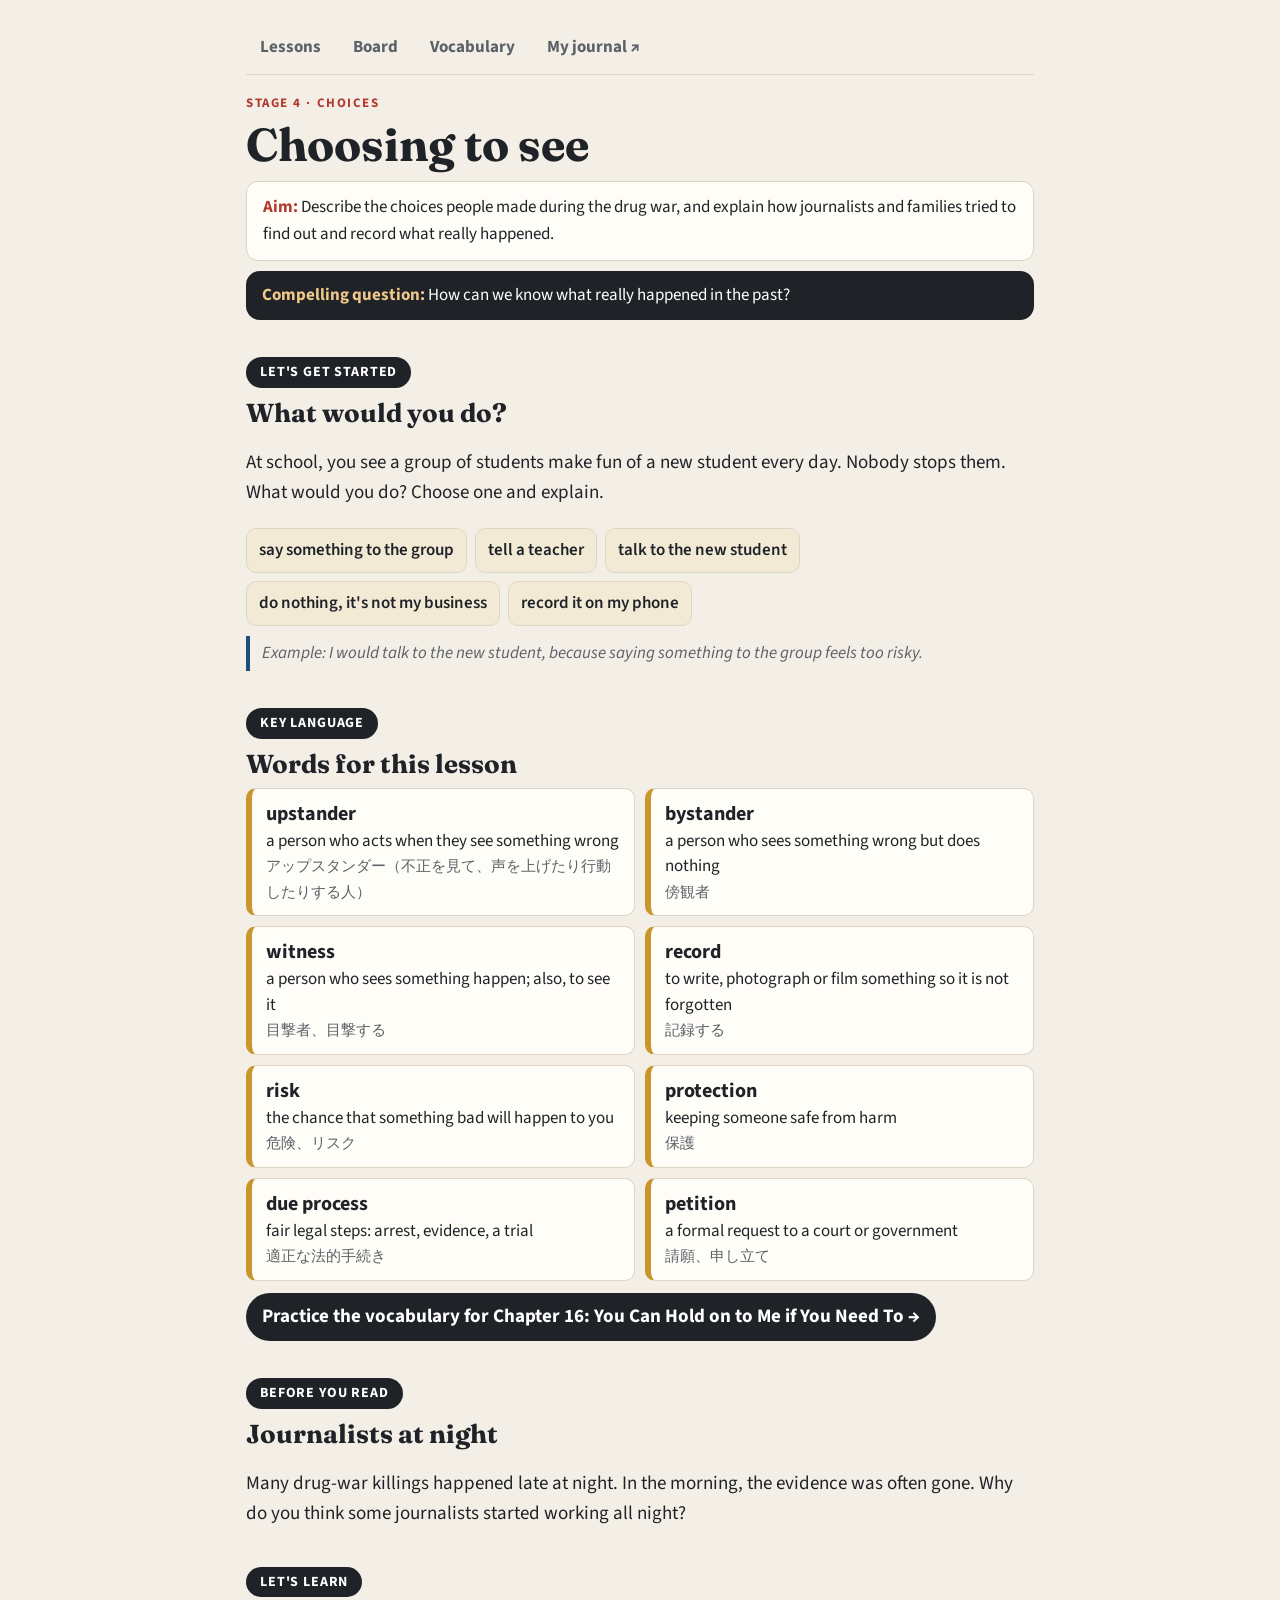
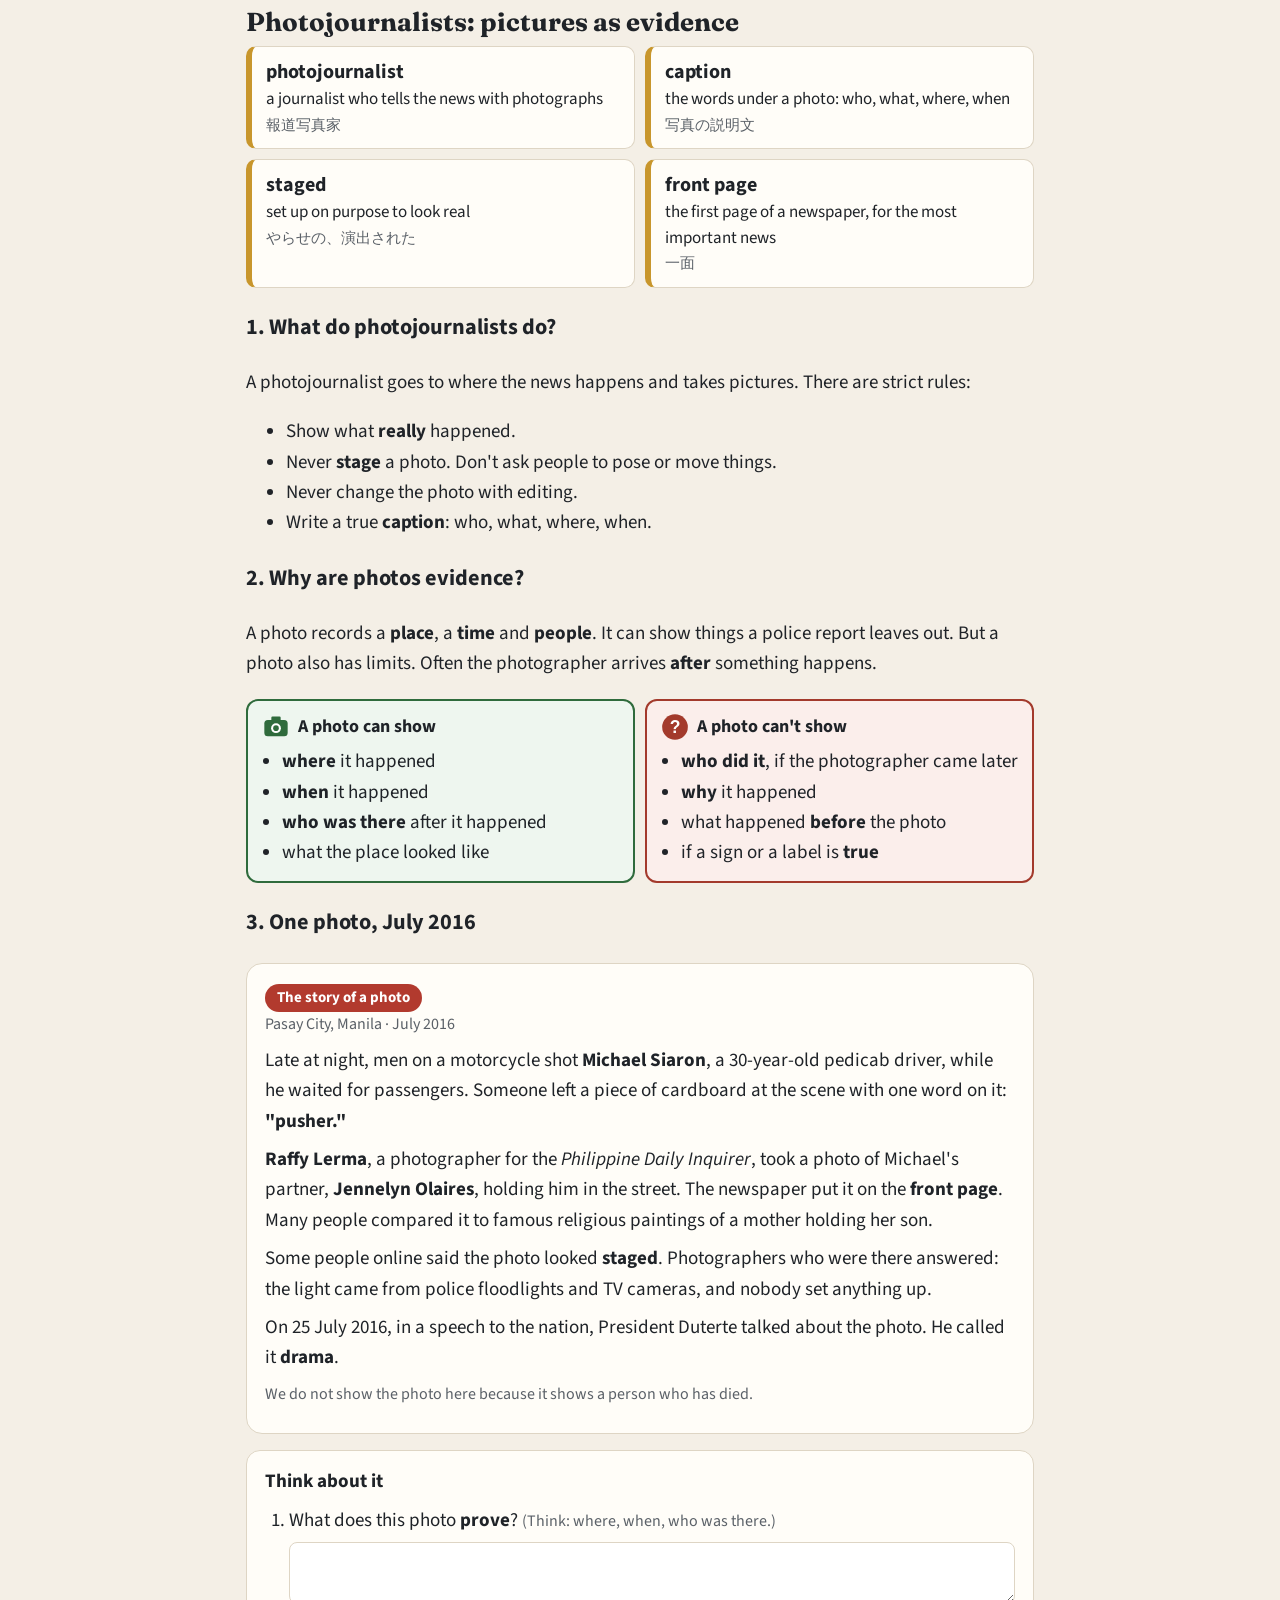
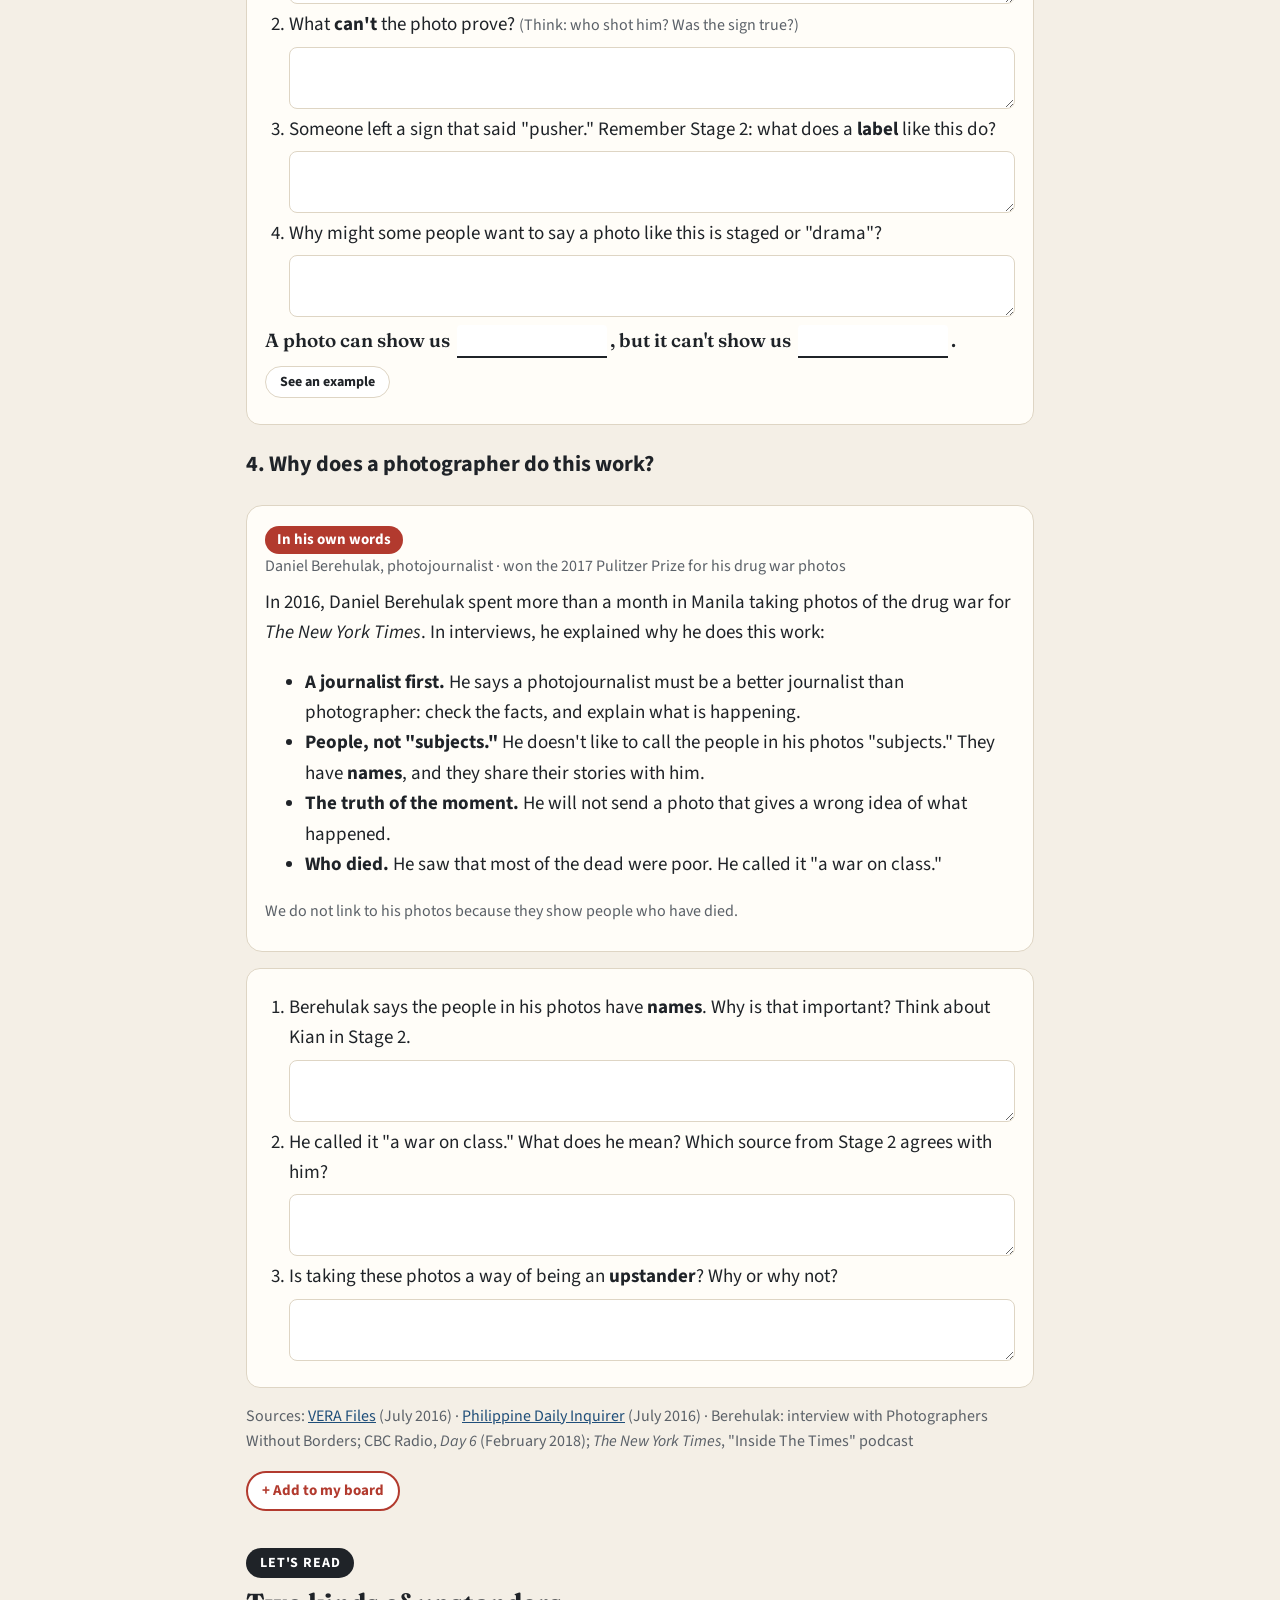
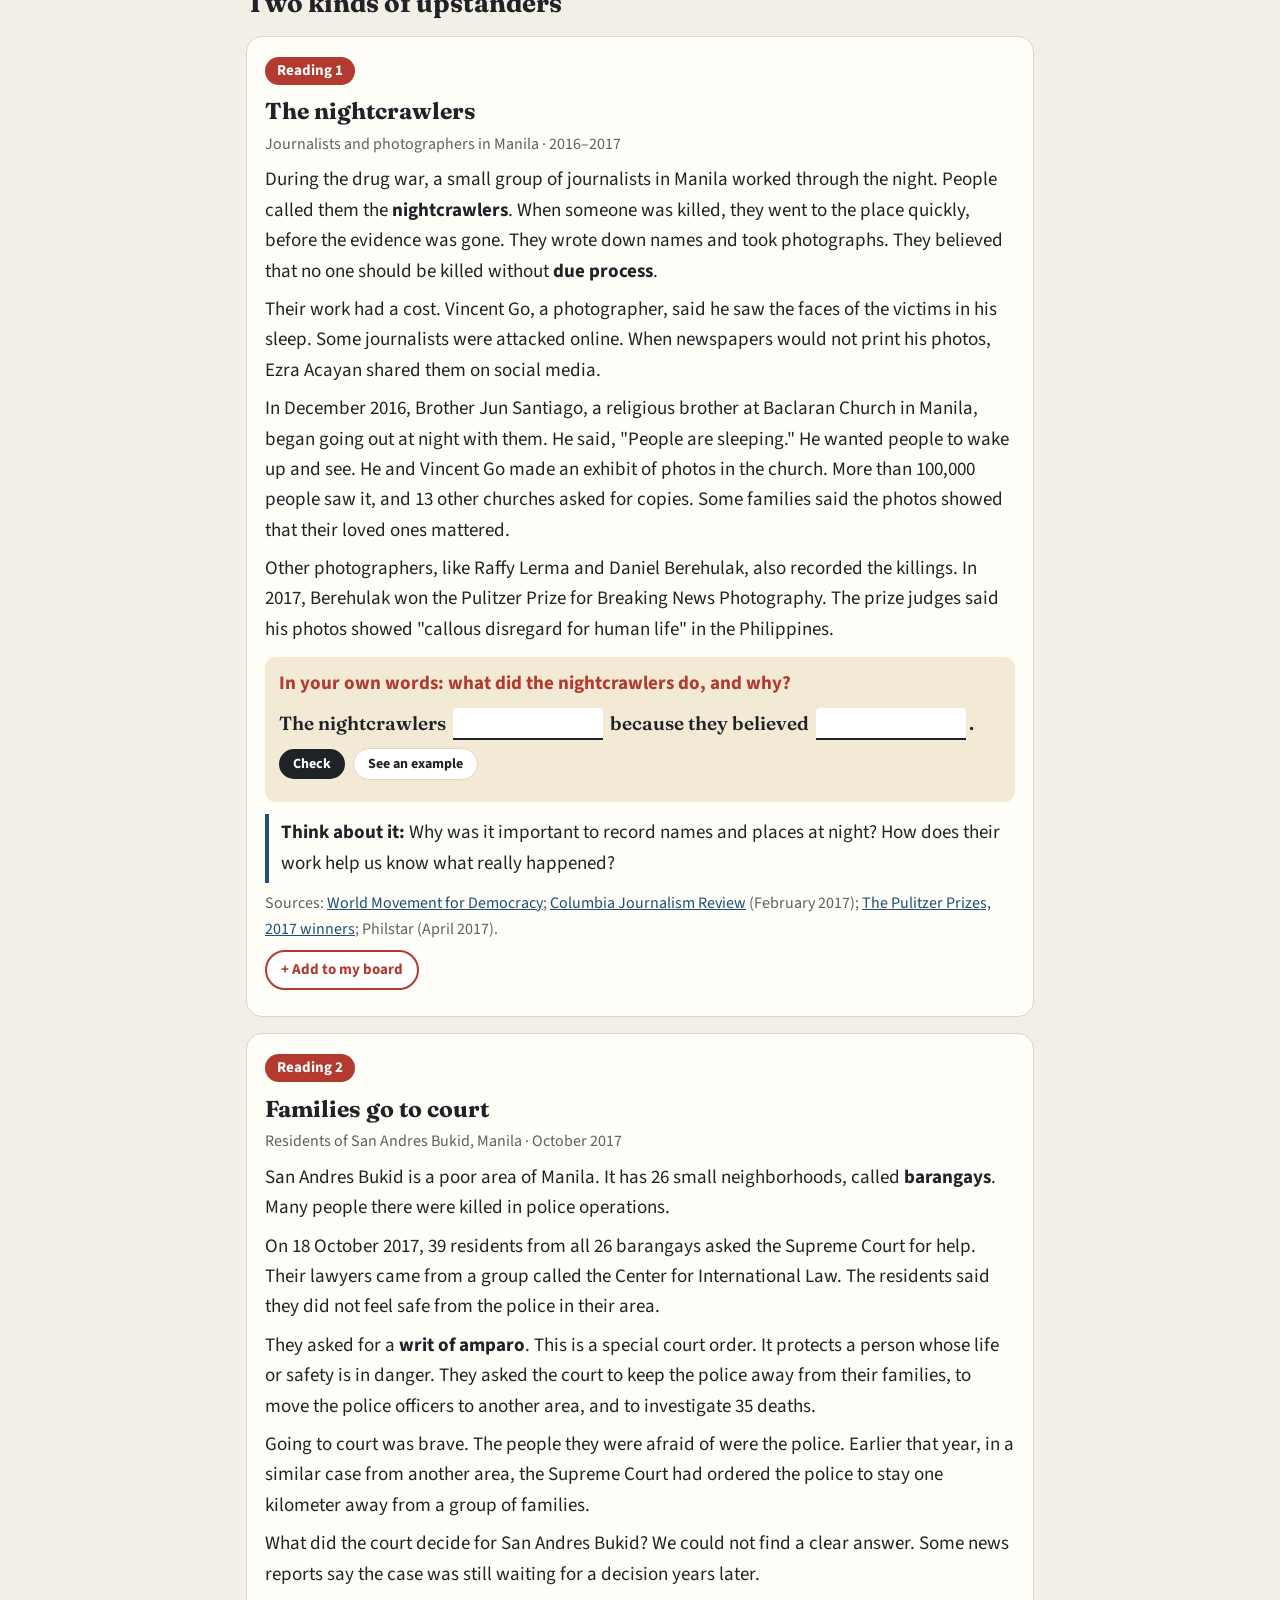
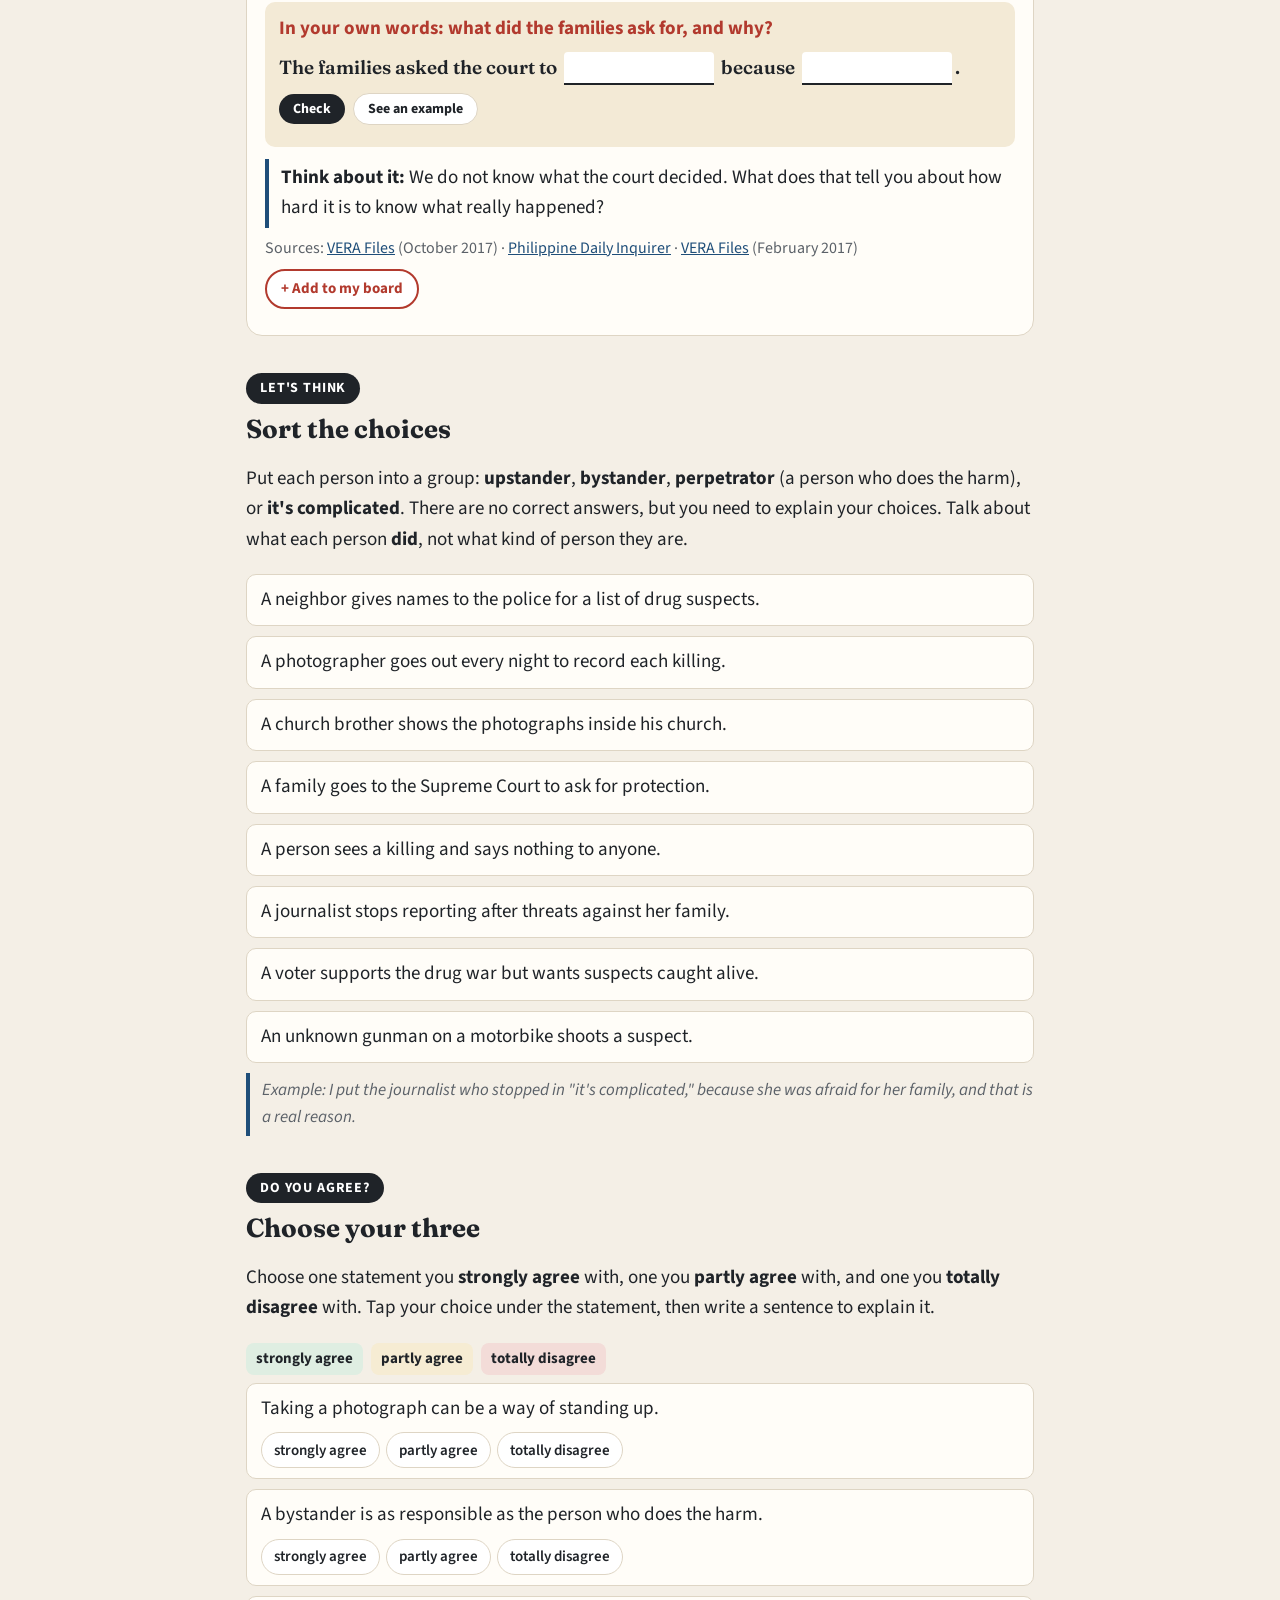
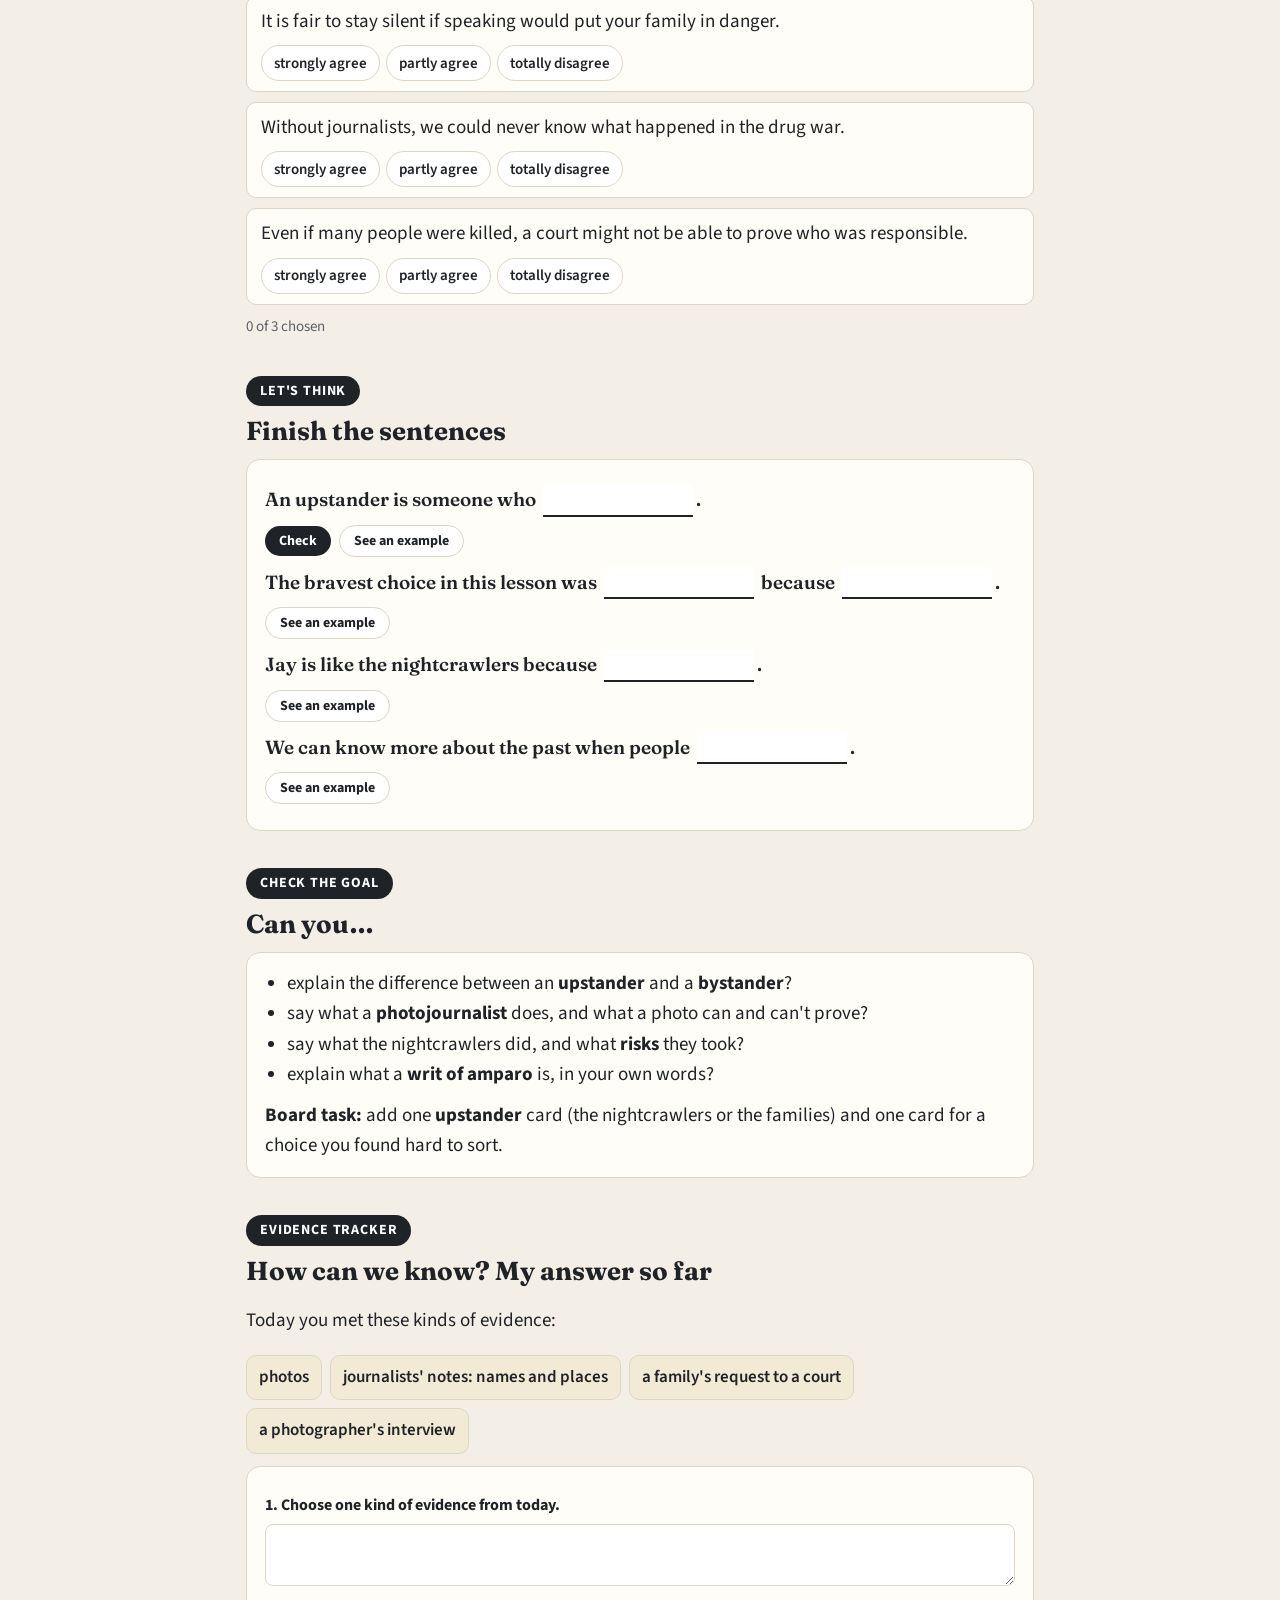
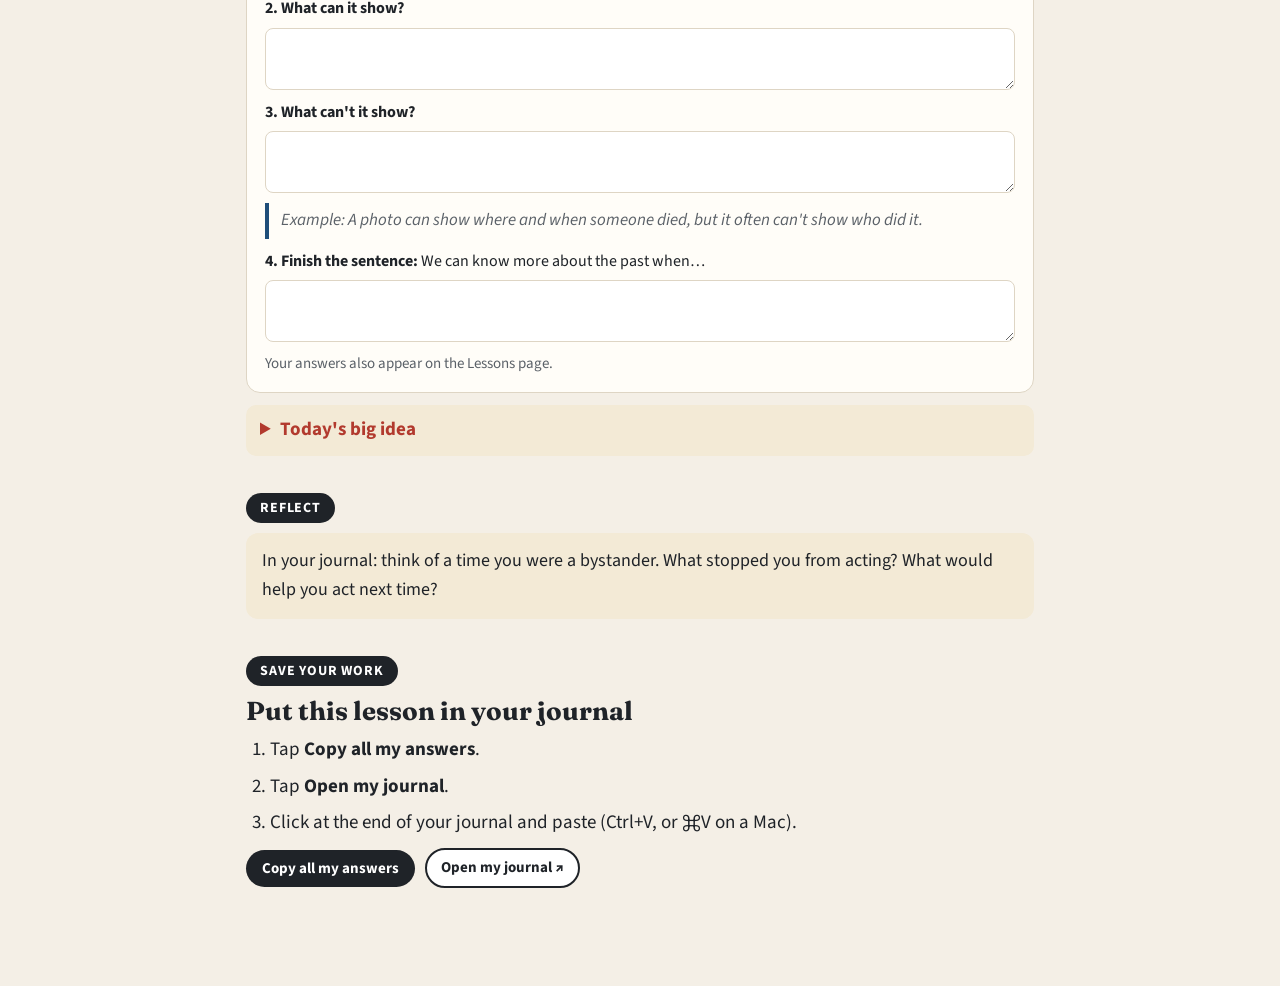
<file: history-board/stage4.html>
<!doctype html>
<html lang="en">
<head>
<meta charset="utf-8">
<meta name="viewport" content="width=device-width, initial-scale=1">
<meta name="robots" content="noindex, nofollow">
<title>Choices</title>
<link rel="preconnect" href="https://fonts.googleapis.com">
<link rel="preconnect" href="https://fonts.gstatic.com" crossorigin>
<link rel="stylesheet" href="https://fonts.googleapis.com/css2?family=Fraunces:opsz,wght@9..144,600;9..144,700&family=Source+Sans+3:ital,wght@0,400;0,600;0,700;1,400&display=swap">
<link rel="stylesheet" href="site.css?v=13">
</head>
<body>
<div class="wrap">
  <nav class="nav" aria-label="Project sections">
    <a href="home.html" data-keyed>Lessons</a>
    <a href="index.html" data-keyed>Board</a>
    <a href="vocab.html" data-keyed>Vocabulary</a>
  </nav>
  <div class="eyebrow">Stage 4 · Choices</div>
  <h1 class="title">Choosing to see</h1>
  <div class="aim"><b>Aim:</b> Describe the choices people made during the drug war, and explain how journalists and families tried to find out and record what really happened.</div>
  <div class="cq"><b>Compelling question:</b> How can we know what really happened in the past?</div>

  <section class="part">
    <span class="label">Let's get started</span>
    <h2>What would you do?</h2>
    <p>At school, you see a group of students make fun of a new student every day. Nobody stops them. What would you do? Choose one and explain.</p>
    <div class="chips"><span class="chip">say something to the group</span><span class="chip">tell a teacher</span><span class="chip">talk to the new student</span><span class="chip">do nothing, it's not my business</span><span class="chip">record it on my phone</span></div>
    <div class="model">Example: I would talk to the new student, because saying something to the group feels too risky.</div>
  </section>

  <section class="part">
    <span class="label">Key language</span>
    <h2>Words for this lesson</h2>
    <div class="words">
      <div class="word"><b>upstander</b><br>a person who acts when they see something wrong<br><span class="ja">アップスタンダー（不正を見て、声を上げたり行動したりする人）</span></div>
      <div class="word"><b>bystander</b><br>a person who sees something wrong but does nothing<br><span class="ja">傍観者</span></div>
      <div class="word"><b>witness</b><br>a person who sees something happen; also, to see it<br><span class="ja">目撃者、目撃する</span></div>
      <div class="word"><b>record</b><br>to write, photograph or film something so it is not forgotten<br><span class="ja">記録する</span></div>
      <div class="word"><b>risk</b><br>the chance that something bad will happen to you<br><span class="ja">危険、リスク</span></div>
      <div class="word"><b>protection</b><br>keeping someone safe from harm<br><span class="ja">保護</span></div>
      <div class="word"><b>due process</b><br>fair legal steps: arrest, evidence, a trial<br><span class="ja">適正な法的手続き</span></div>
      <div class="word"><b>petition</b><br>a formal request to a court or government<br><span class="ja">請願、申し立て</span></div>
    </div>
      <p class="vlink"><a href="vocab.html?ch=16" data-keyed>Practice the vocabulary for Chapter 16: You Can Hold on to Me if You Need To →</a></p>
  </section>

  <section class="part">
    <span class="label">Before you read</span>
    <h2>Journalists at night</h2>
    <p>Many drug-war killings happened late at night. In the morning, the evidence was often gone. Why do you think some journalists started working all night?</p>
  </section>

  <section class="part">
    <span class="label">Let's learn</span>
    <h2>Photojournalists: pictures as evidence</h2>
    <div class="words">
      <div class="word"><b>photojournalist</b><br>a journalist who tells the news with photographs<br><span class="ja">報道写真家</span></div>
      <div class="word"><b>caption</b><br>the words under a photo: who, what, where, when<br><span class="ja">写真の説明文</span></div>
      <div class="word"><b>staged</b><br>set up on purpose to look real<br><span class="ja">やらせの、演出された</span></div>
      <div class="word"><b>front page</b><br>the first page of a newspaper, for the most important news<br><span class="ja">一面</span></div>
    </div>

    <h3>1. What do photojournalists do?</h3>
    <p>A photojournalist goes to where the news happens and takes pictures. There are strict rules:</p>
    <ul>
      <li>Show what <b>really</b> happened.</li>
      <li>Never <b>stage</b> a photo. Don't ask people to pose or move things.</li>
      <li>Never change the photo with editing.</li>
      <li>Write a true <b>caption</b>: who, what, where, when.</li>
    </ul>

    <h3>2. Why are photos evidence?</h3>
    <p>A photo records a <b>place</b>, a <b>time</b> and <b>people</b>. It can show things a police report leaves out. But a photo also has limits. Often the photographer arrives <b>after</b> something happens.</p>
    <div class="cancant">
      <div class="can"><h4><svg viewBox="0 0 24 24" aria-hidden="true"><rect x="2" y="6" width="20" height="14" rx="3" fill="#2f6b3c"/><rect x="8" y="3" width="8" height="4" rx="1" fill="#2f6b3c"/><circle cx="12" cy="13" r="4.2" fill="#fff"/><circle cx="12" cy="13" r="2.4" fill="#2f6b3c"/></svg> A photo can show</h4><ul><li><b>where</b> it happened</li><li><b>when</b> it happened</li><li><b>who was there</b> after it happened</li><li>what the place looked like</li></ul></div>
      <div class="cant"><h4><svg viewBox="0 0 24 24" aria-hidden="true"><circle cx="12" cy="12" r="11" fill="#a33a2c"/><text x="12" y="17" text-anchor="middle" font-size="15" font-weight="800" fill="#fff" font-family="Arial">?</text></svg> A photo can't show</h4><ul><li><b>who did it</b>, if the photographer came later</li><li><b>why</b> it happened</li><li>what happened <b>before</b> the photo</li><li>if a sign or a label is <b>true</b></li></ul></div>
    </div>

    <h3>3. One photo, July 2016</h3>
    <div class="source">
      <span class="num">The story of a photo</span>
      <div class="who">Pasay City, Manila · July 2016</div>
      <p>Late at night, men on a motorcycle shot <b>Michael Siaron</b>, a 30-year-old pedicab driver, while he waited for passengers. Someone left a piece of cardboard at the scene with one word on it: <b>"pusher."</b></p>
      <p><b>Raffy Lerma</b>, a photographer for the <i>Philippine Daily Inquirer</i>, took a photo of Michael's partner, <b>Jennelyn Olaires</b>, holding him in the street. The newspaper put it on the <b>front page</b>. Many people compared it to famous religious paintings of a mother holding her son.</p>
      <p>Some people online said the photo looked <b>staged</b>. Photographers who were there answered: the light came from police floodlights and TV cameras, and nobody set anything up.</p>
      <p>On 25 July 2016, in a speech to the nation, President Duterte talked about the photo. He called it <b>drama</b>.</p>
      <p class="small">We do not show the photo here because it shows a person who has died.</p>
    </div>
    <div class="box">
      <b>Think about it</b>
      <ol class="q">
        <li>What does this photo <b>prove</b>? <span class="small">(Think: where, when, who was there.)</span>
          <textarea class="ans" data-q="What does the photo prove?"></textarea></li>
        <li>What <b>can't</b> the photo prove? <span class="small">(Think: who shot him? Was the sign true?)</span>
          <textarea class="ans" data-q="What can't the photo prove?"></textarea></li>
        <li>Someone left a sign that said "pusher." Remember Stage 2: what does a <b>label</b> like this do?
          <textarea class="ans" data-q="What does the label on the sign do?"></textarea></li>
        <li>Why might some people want to say a photo like this is staged or "drama"?
          <textarea class="ans" data-q="Why say the photo is staged or drama?"></textarea></li>
      </ol>
      <div class="frame" data-model="A photo can show us where and when someone died, but it can&#x27;t show us who did it.">A photo can show us <span class="blank"></span>, but it can't show us <span class="blank"></span>.</div>
      <div class="agree-bar"><button type="button" class="btn copy-ans">Copy my answers</button><span class="done"></span></div>
    </div>
    <h3>4. Why does a photographer do this work?</h3>
    <div class="source">
      <span class="num">In his own words</span>
      <div class="who">Daniel Berehulak, photojournalist · won the 2017 Pulitzer Prize for his drug war photos</div>
      <p>In 2016, Daniel Berehulak spent more than a month in Manila taking photos of the drug war for <i>The New York Times</i>. In interviews, he explained why he does this work:</p>
      <ul>
        <li><b>A journalist first.</b> He says a photojournalist must be a better journalist than photographer: check the facts, and explain what is happening.</li>
        <li><b>People, not "subjects."</b> He doesn't like to call the people in his photos "subjects." They have <b>names</b>, and they share their stories with him.</li>
        <li><b>The truth of the moment.</b> He will not send a photo that gives a wrong idea of what happened.</li>
        <li><b>Who died.</b> He saw that most of the dead were poor. He called it "a war on class."</li>
      </ul>
      <p class="small">We do not link to his photos because they show people who have died.</p>
    </div>
    <div class="box">
      <ol class="q">
        <li>Berehulak says the people in his photos have <b>names</b>. Why is that important? Think about Kian in Stage 2.
          <textarea class="ans" data-q="Why do names matter to Berehulak?"></textarea></li>
        <li>He called it "a war on class." What does he mean? Which source from Stage 2 agrees with him?
          <textarea class="ans" data-q="What does 'a war on class' mean?"></textarea></li>
        <li>Is taking these photos a way of being an <b>upstander</b>? Why or why not?
          <textarea class="ans" data-q="Is taking these photos being an upstander?"></textarea></li>
      </ol>
      <div class="agree-bar"><button type="button" class="btn copy-ans">Copy my answers</button><span class="done"></span></div>
    </div>
    <p class="small">Sources: <a href="https://verafiles.org/articles/photo-journalists-debunk-doubts-on-la-pieta-picture" target="_blank" rel="noopener">VERA Files</a> (July 2016) · <a href="https://newsinfo.inquirer.net/799260/duterte-on-photo-of-wife-cradling-slain-drug-pusher-nagda-dramahan-tayo" target="_blank" rel="noopener">Philippine Daily Inquirer</a> (July 2016) · Berehulak: interview with Photographers Without Borders; CBC Radio, <i>Day 6</i> (February 2018); <i>The New York Times</i>, "Inside The Times" podcast</p>
      <p class="addb"><a href="index.html?add=1&date=July%202016&year=2016&src=VERA%20Files&stype=news&url=https%3A%2F%2Fverafiles.org%2Farticles%2Fphoto-journalists-debunk-doubts-on-la-pieta-picture&from=Stage%204%2C%20the%20story%20of%20a%20photo" data-keyed>+ Add to my board</a></p>
  </section>

  <section class="part">
    <span class="label">Let's read</span>
    <h2>Two kinds of upstanders</h2>

    <div class="source">
      <span class="num">Reading 1</span>
      <h3>The nightcrawlers</h3>
      <div class="who">Journalists and photographers in Manila · 2016–2017</div>
      <p>During the drug war, a small group of journalists in Manila worked through the night. People called them the <b>nightcrawlers</b>. When someone was killed, they went to the place quickly, before the evidence was gone. They wrote down names and took photographs. They believed that no one should be killed without <b>due process</b>.</p>
      <p>Their work had a cost. Vincent Go, a photographer, said he saw the faces of the victims in his sleep. Some journalists were attacked online. When newspapers would not print his photos, Ezra Acayan shared them on social media.</p>
      <p>In December 2016, Brother Jun Santiago, a religious brother at Baclaran Church in Manila, began going out at night with them. He said, "People are sleeping." He wanted people to wake up and see. He and Vincent Go made an exhibit of photos in the church. More than 100,000 people saw it, and 13 other churches asked for copies. Some families said the photos showed that their loved ones mattered.</p>
      <p>Other photographers, like Raffy Lerma and Daniel Berehulak, also recorded the killings. In 2017, Berehulak won the Pulitzer Prize for Breaking News Photography. The prize judges said his photos showed "callous disregard for human life" in the Philippines.</p>
      <div class="ask">
        <div class="q">In your own words: what did the nightcrawlers do, and why?</div>
        <div class="frame" data-model="The nightcrawlers recorded the killings at night because they believed that no one should be killed without due process.">The nightcrawlers <span class="blank" data-ans="record|photo|picture|wrote|write|names|went|night|took|go"></span> because they believed <span class="blank" data-ans="process|trial|court|should not|shouldn|no one|law|truth|fair"></span>.</div>
      </div>
      <div class="think"><b>Think about it:</b> Why was it important to record names and places at night? How does their work help us know what really happened?</div>
      <p class="small">Sources: <a href="https://movedemocracy.org/nightcrawlers-photojournalists-philippines" target="_blank" rel="noopener">World Movement for Democracy</a>; <a href="https://www.cjr.org/the_feature/duterte-drug-war-photography-philippines.php" target="_blank" rel="noopener">Columbia Journalism Review</a> (February 2017); <a href="https://www.pulitzer.org/prize-winners-by-year/2017" target="_blank" rel="noopener">The Pulitzer Prizes, 2017 winners</a>; Philstar (April 2017).</p>
      <p class="addb"><a href="index.html?add=1&date=2016%E2%80%932017&year=2016&src=Columbia%20Journalism%20Review&stype=news&url=https%3A%2F%2Fwww.cjr.org%2Fthe_feature%2Fduterte-drug-war-photography-philippines.php&from=Stage%204%2C%20the%20nightcrawlers" data-keyed>+ Add to my board</a></p>
    </div>

    <div class="source">
      <span class="num">Reading 2</span>
      <h3>Families go to court</h3>
      <div class="who">Residents of San Andres Bukid, Manila · October 2017</div>
      <p>San Andres Bukid is a poor area of Manila. It has 26 small neighborhoods, called <b>barangays</b>. Many people there were killed in police operations.</p>
      <p>On 18 October 2017, 39 residents from all 26 barangays asked the Supreme Court for help. Their lawyers came from a group called the Center for International Law. The residents said they did not feel safe from the police in their area.</p>
      <p>They asked for a <b>writ of amparo</b>. This is a special court order. It protects a person whose life or safety is in danger. They asked the court to keep the police away from their families, to move the police officers to another area, and to investigate 35 deaths.</p>
      <p>Going to court was brave. The people they were afraid of were the police. Earlier that year, in a similar case from another area, the Supreme Court had ordered the police to stay one kilometer away from a group of families.</p>
      <p>What did the court decide for San Andres Bukid? We could not find a clear answer. Some news reports say the case was still waiting for a decision years later.</p>
      <div class="ask">
        <div class="q">In your own words: what did the families ask for, and why?</div>
        <div class="frame" data-model="The families asked the court to protect them from the police because they did not feel safe in their own neighborhood.">The families asked the court to <span class="blank" data-ans="protect|police away|keep the police|move the police|investigate|safe"></span> because <span class="blank"></span>.</div>
      </div>
      <div class="think"><b>Think about it:</b> We do not know what the court decided. What does that tell you about how hard it is to know what really happened?</div>
      <p class="small">Sources: <a href="https://verafiles.org/articles/residents-26-barangays-file-protection-vs-police" target="_blank" rel="noopener">VERA Files</a> (October 2017) · <a href="https://newsinfo.inquirer.net/938950/manila-residents-suprem-court-writ-of-amparo-war-on-drugs-police/amp" target="_blank" rel="noopener">Philippine Daily Inquirer</a> · <a href="https://verafiles.org/articles/lawyers-welcome-sc-ruling-protect-tokhang-victims" target="_blank" rel="noopener">VERA Files</a> (February 2017)</p>
      <p class="addb"><a href="index.html?add=1&date=18%20October%202017&year=2017&src=VERA%20Files&stype=news&url=https%3A%2F%2Fverafiles.org%2Farticles%2Fresidents-26-barangays-file-protection-vs-police&from=Stage%204%2C%20families%20go%20to%20court" data-keyed>+ Add to my board</a></p>
    </div>
  </section>

  <section class="part">
    <span class="label">Let's think</span>
    <h2>Sort the choices</h2>
    <p>Put each person into a group: <b>upstander</b>, <b>bystander</b>, <b>perpetrator</b> (a person who does the harm), or <b>it's complicated</b>. There are no correct answers, but you need to explain your choices. Talk about what each person <b>did</b>, not what kind of person they are.</p>
    <div class="statements">
      <div class="st">A neighbor gives names to the police for a list of drug suspects.</div>
      <div class="st">A photographer goes out every night to record each killing.</div>
      <div class="st">A church brother shows the photographs inside his church.</div>
      <div class="st">A family goes to the Supreme Court to ask for protection.</div>
      <div class="st">A person sees a killing and says nothing to anyone.</div>
      <div class="st">A journalist stops reporting after threats against her family.</div>
      <div class="st">A voter supports the drug war but wants suspects caught alive.</div>
      <div class="st">An unknown gunman on a motorbike shoots a suspect.</div>
    </div>
    <div class="model">Example: I put the journalist who stopped in "it's complicated," because she was afraid for her family, and that is a real reason.</div>
  </section>

  <section class="part">
    <span class="label">Do you agree?</span>
    <h2>Choose your three</h2>
    <p>Choose one statement you <b>strongly agree</b> with, one you <b>partly agree</b> with, and one you <b>totally disagree</b> with. Tap your choice under the statement, then write a sentence to explain it.</p>
    <div class="key"><span class="k1">strongly agree</span><span class="k2">partly agree</span><span class="k3">totally disagree</span></div>
    <div class="statements">
      <div class="st">Taking a photograph can be a way of standing up.</div>
      <div class="st">A bystander is as responsible as the person who does the harm.</div>
      <div class="st">It is fair to stay silent if speaking would put your family in danger.</div>
      <div class="st">Without journalists, we could never know what happened in the drug war.</div>
      <div class="st">Even if many people were killed, a court might not be able to prove who was responsible.</div>
    </div>
  </section>

  <section class="part">
    <span class="label">Let's think</span>
    <h2>Finish the sentences</h2>
    <div class="box">
      <div class="frame" data-model="An upstander is someone who acts or speaks up when they see something wrong.">An upstander is someone who <span class="blank" data-ans="act|speak|help|stand|do something|says something|say something|tell|record"></span>.</div>
      <div class="frame" data-model="The bravest choice in this lesson was going to the Supreme Court because the families were asking for protection from the police.">The bravest choice in this lesson was <span class="blank"></span> because <span class="blank"></span>.</div>
      <div class="frame" data-model="Jay is like the nightcrawlers because he wants to find out and record what really happened to Jun.">Jay is like the nightcrawlers because <span class="blank"></span>.</div>
      <div class="frame" data-model="We can know more about the past when people record names, take photos, and tell their stories, even when it is dangerous.">We can know more about the past when people <span class="blank"></span>.</div>
    </div>
  </section>

  <section class="part">
    <span class="label">Check the goal</span>
    <h2>Can you…</h2>
    <div class="box">
      <ul style="margin:0;padding-left:22px">
        <li>explain the difference between an <b>upstander</b> and a <b>bystander</b>?</li>
        <li>say what a <b>photojournalist</b> does, and what a photo can and can't prove?</li>
        <li>say what the nightcrawlers did, and what <b>risks</b> they took?</li>
        <li>explain what a <b>writ of amparo</b> is, in your own words?</li>
      </ul>
      <p style="margin:10px 0 0"><b>Board task:</b> add one <b>upstander</b> card (the nightcrawlers or the families) and one card for a choice you found hard to sort.</p>
    </div>
  </section>

    <section class="part tracker">
    <span class="label">Evidence tracker</span>
    <h2>How can we know? My answer so far</h2>
    <p>Today you met these kinds of evidence:</p>
    <div class="chips static"><span class="chip">photos</span><span class="chip">journalists' notes: names and places</span><span class="chip">a family's request to a court</span><span class="chip">a photographer's interview</span></div>
    <div class="box">
      <label class="anslabel"><b>1. Choose one kind of evidence from today.</b><textarea class="ans" data-id="tracker-s4-what" data-q="Stage 4: evidence"></textarea></label>
      <label class="anslabel"><b>2. What can it show?</b><textarea class="ans" data-id="tracker-s4-can" data-q="It can show"></textarea></label>
      <label class="anslabel"><b>3. What can't it show?</b><textarea class="ans" data-id="tracker-s4-cant" data-q="It can't show"></textarea></label>
      <div class="model">Example: A photo can show where and when someone died, but it often can't show who did it.</div>
      <label class="anslabel"><b>4. Finish the sentence:</b> We can know more about the past when…<textarea class="ans" data-id="tracker-s4-know" data-q="We can know more about the past when"></textarea></label>
      <div class="agree-bar"><button type="button" class="btn copy-ans">Copy my answers</button><span class="done">Your answers also appear on the Lessons page.</span></div>
    </div>
    <details class="reveal"><summary>Today's big idea</summary><p>Some people record the truth so that it is not forgotten, even when it is dangerous.</p></details>
  </section>

<section class="part">
    <span class="label">Reflect</span>
    <div class="reflect" style="margin-top:10px">In your journal: think of a time you were a bystander. What stopped you from acting? What would help you act next time?</div>
  </section>
</div>
<script src="site.js?v=9"></script>
</body>
</html>
</file>
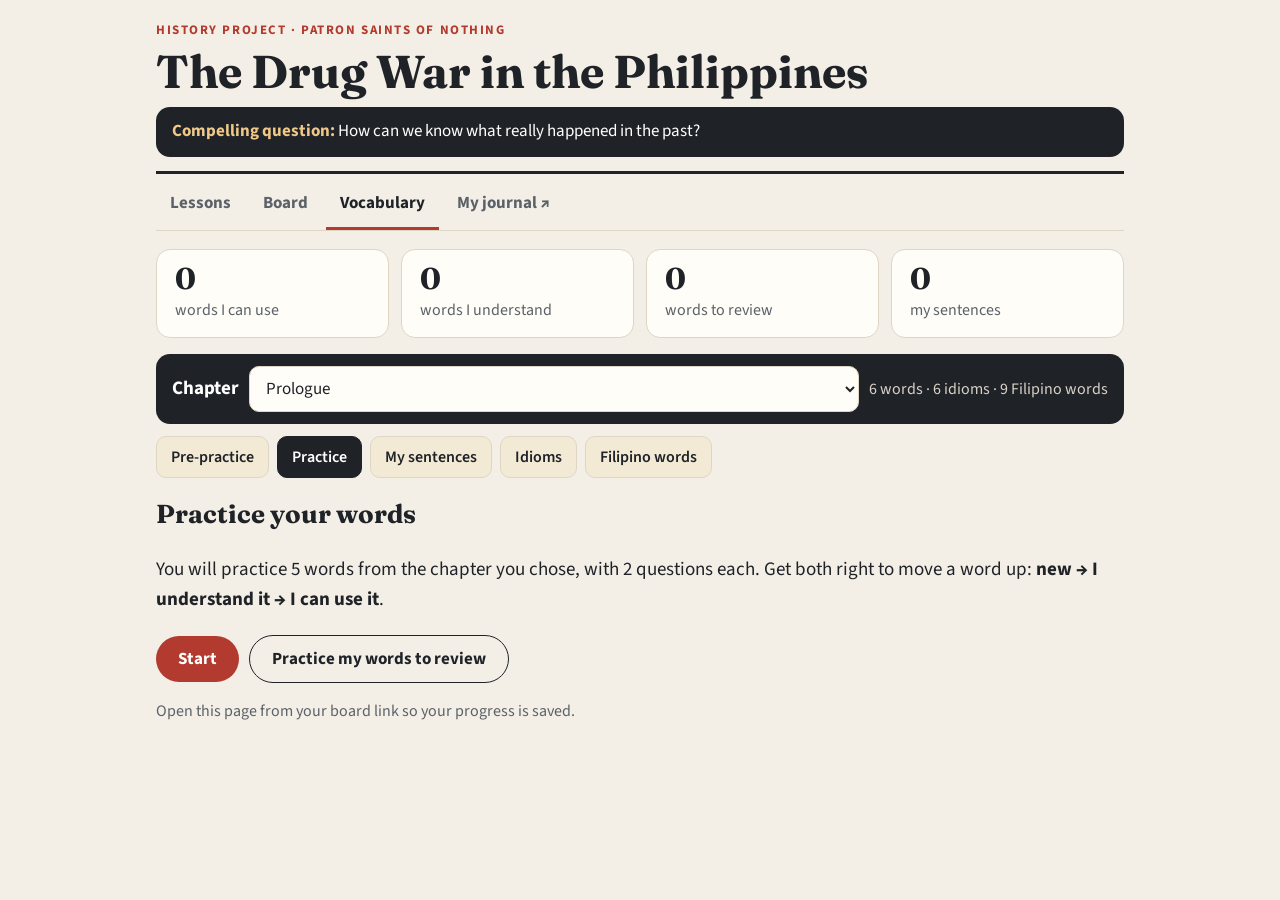
<file: history-board/vocab.html>
<!doctype html>
<html lang="en">
<head>
<meta charset="utf-8">
<meta name="viewport" content="width=device-width, initial-scale=1">
<meta name="robots" content="noindex, nofollow">
<title>Vocabulary</title>
<link rel="preconnect" href="https://fonts.googleapis.com">
<link rel="preconnect" href="https://fonts.gstatic.com" crossorigin>
<link rel="stylesheet" href="https://fonts.googleapis.com/css2?family=Fraunces:opsz,wght@9..144,600;9..144,700&family=Source+Sans+3:ital,wght@0,400;0,600;0,700;1,400&display=swap">
<link rel="stylesheet" href="site.css?v=13">
<style>
.counts{display:flex;flex-wrap:wrap;gap:12px;margin:6px 0 16px}
.count{background:var(--paper);border:1px solid var(--line);border-radius:14px;padding:12px 18px;min-width:150px;flex:1 1 150px}
.count b{display:block;font-family:var(--font-display);font-size:30px;line-height:1.1}
.count span{color:var(--muted);font-size:16px}
.tabs{display:flex;flex-wrap:wrap;gap:8px;margin:8px 0 16px}
.tabbtn,.btn,.opt,.sbtn{-webkit-appearance:none;appearance:none;font-family:var(--font-body);cursor:pointer}
.tabbtn{border:1px solid var(--line);background:var(--soft);color:var(--ink);border-radius:10px;padding:8px 14px;font-weight:600;font-size:16px;min-height:42px}
.tabbtn[aria-pressed="true"]{background:var(--ink);color:var(--on-ink);border-color:var(--ink)}
.btn{border:0;border-radius:999px;padding:11px 22px;font-weight:700;font-size:17px;background:var(--accent);color:var(--on-accent);min-height:46px}
.btn.ghost{background:transparent;color:var(--ink);border:1.5px solid var(--ink)}
.btn[disabled]{opacity:.5;cursor:default}
select,input[type=text],textarea{font:inherit;font-size:17px;padding:9px 12px;border:1px solid var(--line);border-radius:10px;background:var(--paper);color:var(--ink);max-width:100%}
.row{display:flex;flex-wrap:wrap;gap:10px;align-items:center}
.qcard{background:var(--paper);border:1px solid var(--line);border-radius:16px;padding:20px;margin:12px 0}
.qnum{font-size:14px;color:var(--muted);font-weight:700;letter-spacing:.06em;text-transform:uppercase}
.qtext{font-size:21px;line-height:1.5;margin:10px 0 14px}
.qword{font-family:var(--font-display);font-size:30px;font-weight:700}
.opts{display:grid;gap:10px}
.opt{text-align:left;border:1.5px solid var(--line);background:var(--paper);color:var(--ink);border-radius:12px;padding:12px 16px;font-size:18px;line-height:1.4;min-height:48px}
.opt:hover{border-color:var(--ink)}
.opt .letter{display:inline-block;width:28px;font-weight:700;color:var(--muted)}
.opt.right{background:#dfeee2;border-color:#2e6b3a}
.opt.wrong{background:#f3dcd8;border-color:var(--accent)}
.fb{border-radius:12px;padding:12px 16px;margin-top:12px;font-size:18px}
.fb.ok{background:#dfeee2}
.fb.no{background:#f3dcd8}
.listen{-webkit-appearance:none;appearance:none;border:1px solid var(--line);background:var(--soft);color:var(--ink);border-radius:999px;padding:6px 12px;font:600 15px var(--font-body);cursor:pointer;min-height:36px}
.bar{height:10px;background:var(--soft);border-radius:999px;overflow:hidden;margin:6px 0 2px}
.bar i{display:block;height:100%;background:var(--accent);width:0}
.list{display:grid;gap:10px}
.item{background:var(--paper);border:1px solid var(--line);border-radius:12px;padding:12px 16px;display:grid;gap:4px}
.item .e{font-weight:700;font-size:20px}
.item .meta{font-size:14px;color:var(--muted)}
.item .ex{color:var(--muted);font-style:italic;font-size:17px}
.badge{display:inline-block;font-size:12px;font-weight:700;letter-spacing:.04em;text-transform:uppercase;padding:2px 9px;border-radius:999px;background:var(--soft);color:var(--ink)}
.badge.u{background:var(--gold);color:var(--ink)}
.badge.s{background:var(--accent);color:var(--on-accent)}
.saving{font-size:15px;color:var(--muted)}
.wordchips{display:flex;flex-wrap:wrap;gap:6px}
.wchip{-webkit-appearance:none;appearance:none;border:1px solid var(--line);background:#fff;color:var(--ink);border-radius:999px;padding:7px 12px;font:600 16px var(--font-body);cursor:pointer;min-height:38px}
.wchip[aria-pressed="true"]{background:var(--ink);color:var(--on-ink);border-color:var(--ink)}
.wchip .wtag{color:#2f6b3c;font-weight:700}
.wchip[aria-pressed="true"] .wtag{color:#bfe5c7}
.chapbar{display:flex;flex-wrap:wrap;gap:10px;align-items:center;background:var(--ink);color:var(--on-ink);border-radius:14px;padding:12px 16px;margin:4px 0 12px}
.chapbar select{font-size:17px;min-width:0;max-width:100%;flex:1 1 240px}
.chapbar .small{color:#d8d2c6}
.saving.err{color:var(--accent);font-weight:700}
.hidden{display:none!important}
</style>
</head>
<body>
<div class="wrap wide">
  <header class="top">
    <div class="eyebrow">History project · Patron Saints of Nothing</div>
    <h1 class="title">The Drug War in the Philippines</h1>
    <div class="cq"><b>Compelling question:</b> How can we know what really happened in the past?</div>
  </header>
  <nav class="nav" aria-label="Project sections">
    <a href="home.html" data-keyed>Lessons</a>
    <a href="index.html" data-keyed>Board</a>
    <a href="vocab.html" data-keyed aria-current="page">Vocabulary</a>
  </nav>

  <div class="counts">
    <div class="count"><b id="cUse">0</b><span>words I can use</span></div>
    <div class="count"><b id="cUnd">0</b><span>words I understand</span></div>
    <div class="count"><b id="cRev">0</b><span>words to review</span></div>
    <div class="count"><b id="cSen">0</b><span>my sentences</span></div>
  </div>

  <div class="chapbar">
    <label for="gChap"><b>Chapter</b></label>
    <select id="gChap"><option value="all">All chapters</option></select>
    <span class="small" id="gSum"></span>
  </div>

  <div class="tabs" role="group" aria-label="Vocabulary sections">
    <button class="tabbtn" type="button" data-tab="words" aria-pressed="false">Pre-practice</button>
    <button class="tabbtn" type="button" data-tab="practice" aria-pressed="true">Practice</button>
    <button class="tabbtn" type="button" data-tab="sentences" aria-pressed="false">My sentences</button>
    <button class="tabbtn" type="button" data-tab="idioms" aria-pressed="false">Idioms</button>
    <button class="tabbtn" type="button" data-tab="filipino" aria-pressed="false">Filipino words</button>
    <span class="saving" id="saving"></span>
  </div>

  <!-- PRACTICE -->
  <section id="tab-practice">
    <div id="pStart">
      <h2 style="font-family:var(--font-display);font-size:26px;margin:0 0 6px">Practice your words</h2>
      <p>You will practice 5 words from the chapter you chose, with 2 questions each. Get both right to move a word up: <b>new → I understand it → I can use it</b>.</p>
      <div class="row">
        <button class="btn" type="button" id="pGo">Start</button>
        <button class="btn ghost" type="button" id="pRev">Practice my words to review</button>
      </div>
      <p class="small" id="pNote"></p>
    </div>
    <div id="pRun" class="hidden">
      <div class="row" style="justify-content:space-between"><span class="qnum" id="pProg"></span><button class="listen" type="button" id="pQuit">Stop</button></div>
      <div class="bar"><i id="pBar"></i></div>
      <div class="qcard" id="pCard"></div>
    </div>
    <div id="pDone" class="hidden"></div>
  </section>

  <!-- MY WORDS -->
  <section id="tab-words" class="hidden">
    <p>Filter by chapter, then use this list to <b>study before you practice</b>: read the meaning, listen, and read the example. The label shows how far you have got with each word.</p>
    <div class="row" style="margin-bottom:12px">
      <label for="wStat" class="small">Show</label>
      <select id="wStat"><option value="all">All words</option><option value="new">New</option><option value="understand">I understand it</option><option value="use">I can use it</option><option value="review">To review</option></select>
    </div>
    <div class="list" id="wList"></div>
  </section>

  <!-- SENTENCES -->
  <section id="tab-sentences" class="hidden">
    <h2 style="font-family:var(--font-display);font-size:26px;margin:0 0 6px">Write your own sentences</h2>
    <p>Show that you can <b>use</b> a word. Choose a word, then write one sentence about <b>your</b> life, the book, or the news. Your tutor will read your sentences with you in class.</p>
    <div class="qcard" style="margin-top:6px">
      <p class="small" style="margin:0 0 6px"><b>1. Tap a word</b> from this chapter.</p>
      <input type="hidden" id="sWord" value="">
      <div class="wordchips" id="sWordList" role="group" aria-label="Choose a word"></div>
      <div class="row" style="margin-top:8px">
        <button class="listen" type="button" id="sListen">🔊 Listen</button>
      </div>
      <p class="small" id="sMeaning" style="margin:8px 0 0"></p>
      <p class="ex" id="sModel" style="margin:4px 0 0;color:var(--muted);font-style:italic"></p>
      <label for="sText" class="small" style="display:block;margin-top:10px"><b>2. Write your sentence</b></label>
      <textarea id="sText" rows="2" style="width:100%" placeholder="Write one complete sentence."></textarea>
      <div class="row" style="margin-top:10px"><button class="btn" type="button" id="sSave">Save my sentence</button><span class="small" id="sMsg"></span></div>
      <p class="small" style="margin:8px 0 0">✓ = you understand it · ✓✓ = you can use it. Those words come first.</p>
    </div>
    <h3 style="font-family:var(--font-display);font-size:21px;margin:22px 0 8px">My saved sentences</h3>
    <div class="list" id="sList"></div>
  </section>

  <!-- IDIOMS / FILIPINO -->
  <section id="tab-idioms" class="hidden">
    <p>Idioms are groups of words with a special meaning. Read the scene note to work out the meaning before you read it.</p>
    <div class="list" id="iList"></div>
  </section>
  <section id="tab-filipino" class="hidden">
    <div class="list" id="fList"></div>
  </section>
</div>
<script src="site.js?v=9"></script>
<script>
(function(){
  "use strict";
  var API = "https://tbrgkozypzlpbmetnorl.supabase.co/rest/v1/rpc/";
  var APIKEY = "sb_publishable_oINhZITFStePh8JcIrj0kQ_gT-77nvG";
  var KEY = (window.location.hash || "").replace(/^#/, "");
  var hasKey = /^[a-f0-9]{20,}$/i.test(KEY);
  var V = null, Q = [], QBY = {}, state = {}, sentences = [];
  var LETTERS = ["A","B","C","D"];
  function $(id){ return document.getElementById(id); }
  function esc(s){ return String(s == null ? "" : s).replace(/[&<>"']/g, function(c){ return {"&":"&amp;","<":"&lt;",">":"&gt;",'"':"&quot;","'":"&#39;"}[c]; }); }
  function rpc(name, body){
    return fetch(API + name, {method:"POST", headers:{"apikey":APIKEY,"Authorization":"Bearer " + APIKEY,"Content-Type":"application/json"}, body:JSON.stringify(body)})
      .then(function(r){ return r.text().then(function(t){ if(!r.ok) throw new Error(t); return t ? JSON.parse(t) : null; }); });
  }
  function saving(msg, err){ var s = $("saving"); s.textContent = msg; s.className = "saving" + (err ? " err" : ""); }
  function chapName(n){ for(var i=0;i<V.chapters.length;i++){ if(V.chapters[i].n === n) return V.chapters[i].t; } return ""; }
  function chapLabel(n){ return n === 0 ? "Prologue" : n + ". " + chapName(n); }
  function status(w){ return state[w] ? state[w][0] : "new"; }
  function misses(w){ return state[w] ? state[w][1] : 0; }
  function shuffle(a){ a = a.slice(); for(var i=a.length-1;i>0;i--){ var j = Math.floor(Math.random()*(i+1)); var t=a[i]; a[i]=a[j]; a[j]=t; } return a; }
  function pick(arr, n, not){ return shuffle(arr.filter(function(x){ return not.indexOf(x) < 0; })).slice(0, n); }

  /* ---------- speech ---------- */
  var voice = null;
  function loadVoice(){
    if(!("speechSynthesis" in window)) return;
    var vs = window.speechSynthesis.getVoices();
    var en = vs.filter(function(v){ return /^en(-|_)/i.test(v.lang); });
    var male = /\b(male|man|daniel|alex|fred|aaron|arthur|evan|nathan|tom|rishi|oliver|gordon|lee|reed|ralph|david|mark|guy|andrew|christopher|eric|ryan|brian|roger|steffan|james|thomas|george|liam|william)\b/i;
    var female = /\b(female|woman|samantha|karen|victoria|allison|ava|susan|zira|hazel|jenny|aria|emma|michelle|libby|sonia|natasha|serena|moira|tessa|fiona|kate|nicky|joanna|salli|kimberly|ivy|kendra|amy|olivia|zoe)\b/i;
    var males = en.filter(function(v){ return male.test(v.name) && !female.test(v.name); });
    var best = males.filter(function(v){ return /natural|online|enhanced|premium|neural/i.test(v.name); })[0];
    voice = best || males.filter(function(v){ return /^en-(US|CA)/i.test(v.lang); })[0] || males[0] || null;
  }
  if("speechSynthesis" in window){ loadVoice(); window.speechSynthesis.onvoiceschanged = loadVoice; }
  var TTS = "https://tbrgkozypzlpbmetnorl.supabase.co/functions/v1/psn-tts?v=en-US-Chirp3-HD-Enceladus&w=";
  var player = null;
  var TTS_FIL = "https://tbrgkozypzlpbmetnorl.supabase.co/functions/v1/psn-tts?lang=fil&w=";
  var PH_ENGLISH = {"brownout":1, "close the light":1, "tricycle":1, "Islander (sandals)":1};
  function speak(text, lang){
    try{
      if(player){ player.pause(); }
      player = new Audio((lang === "fil" ? TTS_FIL : TTS) + encodeURIComponent(text));
      var fellBack = false;
      var fallback = function(){ if(fellBack) return; fellBack = true; deviceSpeak(text); };
      player.addEventListener("error", fallback);
      var pr = player.play();
      if(pr && pr.catch) pr.catch(fallback);
    }catch(e){ deviceSpeak(text); }
  }
  function deviceSpeak(text){
    if(!("speechSynthesis" in window)){ saving("Listening is not available in this browser.", true); return; }
    try{
      window.speechSynthesis.cancel();
      var u = new SpeechSynthesisUtterance(text);
      if(!voice) loadVoice();
      if(voice){ u.voice = voice; u.lang = voice.lang; } else { u.lang = "en-US"; u.pitch = 0.8; }
      u.rate = 0.9;
      window.speechSynthesis.speak(u);
    }catch(e){ saving("Listening is not available on this device.", true); }
  }
  function listenBtn(text, lang){ return '<button class="listen" type="button" data-say="' + esc(text) + '"' + (lang ? ' data-lang="' + lang + '"' : '') + '>🔊 Listen</button>'; }
  document.addEventListener("click", function(e){
    var b = e.target.closest ? e.target.closest("[data-say]") : null;
    if(b) speak(b.getAttribute("data-say"), b.getAttribute("data-lang"));
  });

  /* ---------- counts ---------- */
  function counts(){
    var u=0, d=0, r=0;
    Q.forEach(function(q){ var s = status(q.e); if(s === "use") u++; else if(s === "understand") d++; if(misses(q.e) > 0) r++; });
    $("cUse").textContent = u; $("cUnd").textContent = d; $("cRev").textContent = r; $("cSen").textContent = sentences.length;
  }

  /* ---------- question building ---------- */
  var lastPos = [];
  function placeCorrect(correct, wrongs){
    var opts, pos, tries = 0;
    do {
      opts = shuffle([correct].concat(wrongs));
      pos = opts.indexOf(correct);
      tries++;
    } while(tries < 8 && lastPos.length >= 2 && lastPos[lastPos.length-1] === pos && lastPos[lastPos.length-2] === pos);
    lastPos.push(pos);
    return {opts: opts, pos: pos};
  }
  function near(q){
    var same = Q.filter(function(x){ return x.e !== q.e && Math.abs(x.c - q.c) <= 2; });
    return same.length >= 3 ? same : Q.filter(function(x){ return x.e !== q.e; });
  }
  function qMeaning(q){
    var wrongs = pick(near(q).map(function(x){ return x.m; }), 3, [q.m]);
    var p = placeCorrect(q.m, wrongs);
    return {kind:"mc", word:q.e, prompt:'What does <span class="qword">' + esc(q.e) + '</span> mean? ' + listenBtn(q.e), opts:p.opts, pos:p.pos,
      explain:'<b>' + esc(q.e) + '</b> means: ' + esc(q.m) + (q.j ? ' <span class="ja">(' + esc(q.j) + ')</span>' : '')};
  }
  function qGap(q){
    var wrongs = pick(near(q).map(function(x){ return x.ans; }), 3, [q.ans]);
    var p = placeCorrect(q.ans, wrongs);
    return {kind:"mc", word:q.e, prompt:'Which word fits the gap?<br><span style="font-family:var(--font-display);font-size:22px">' + esc(q.gap).replace("___", '<span class="blank"></span>') + '</span>', opts:p.opts, pos:p.pos,
      explain: esc(q.gap.replace("___", q.ans))};
  }
  function qUsage(q){
    var p = placeCorrect(q.ok, q.bad.slice(0,2));
    return {kind:"mc", word:q.e, prompt:'Which sentence uses <span class="qword">' + esc(q.e) + '</span> correctly?', opts:p.opts, pos:p.pos,
      explain:'Correct: ' + esc(q.ok) + '<br><span class="small">Meaning: ' + esc(q.m) + '</span>'};
  }
  function qType(q){
    return {kind:"type", word:q.e, prompt:'Type the word that means:<br><b>' + esc(q.m) + '</b>' + (q.j ? ' <span class="ja">(' + esc(q.j) + ')</span>' : '') + '<br><span class="small">It starts with "' + esc(q.e.charAt(0)) + '".</span>',
      answers:[q.e.toLowerCase(), String(q.ans).toLowerCase()], explain:'The word is <b>' + esc(q.e) + '</b>. ' + listenBtn(q.e)};
  }

  /* ---------- practice round ---------- */
  var round = null;
  function startRound(review){
    var ch = review === true ? "review" : chap(), pool;
    if(ch === "review"){
      pool = Q.filter(function(q){ return misses(q.e) > 0; });
      if(!pool.length) pool = Q.filter(function(q){ return status(q.e) !== "use"; });
    } else {
      pool = Q.filter(function(q){ return String(q.c) === ch; });
    }
    if(!pool.length){ $("pNote").textContent = review === true ? "You have no words to review right now." : "There are no words to practice in this chapter. Choose another chapter."; return; }
    var rank = function(q){ return (misses(q.e) > 0 ? 0 : 10) + ({"new":1,"understand":2,"use":5})[status(q.e)]; };
    pool = shuffle(pool).sort(function(a,b){ return rank(a) - rank(b); }).slice(0,5);
    var steps = [];
    lastPos = [];
    pool.forEach(function(q){
      if(status(q.e) === "new") steps.push({q:q, level:"understand", list:[qMeaning(q), qGap(q)]});
      else steps.push({q:q, level:"use", list:[qUsage(q), qType(q)]});
    });
    round = {steps:steps, si:0, qi:0, total:steps.length*2, done:0, results:[], wrongInStep:false};
    $("pStart").classList.add("hidden"); $("pDone").classList.add("hidden"); $("pRun").classList.remove("hidden");
    showQ();
  }
  function showQ(){
    var st = round.steps[round.si], qq = st.list[round.qi];
    $("pProg").textContent = "Question " + (round.done + 1) + " of " + round.total;
    $("pBar").style.width = Math.round(round.done / round.total * 100) + "%";
    var h = '<div class="qtext">' + qq.prompt + '</div>';
    if(qq.kind === "mc"){
      h += '<div class="opts">';
      qq.opts.forEach(function(o, i){ h += '<button class="opt" type="button" data-i="' + i + '"><span class="letter">' + LETTERS[i] + '</span>' + esc(o) + '</button>'; });
      h += '</div>';
    } else {
      h += '<div class="row"><label for="tIn" class="small">Your answer</label><input type="text" id="tIn" autocomplete="off" autocapitalize="off" spellcheck="false" style="flex:1 1 220px"><button class="btn" type="button" id="tGo">Check</button></div>';
    }
    h += '<div id="fb"></div>';
    $("pCard").innerHTML = h;
    if(qq.kind === "type"){
      var inp = $("tIn"); setTimeout(function(){ inp.focus(); }, 30);
      $("tGo").addEventListener("click", function(){ checkType(qq); });
      inp.addEventListener("keydown", function(e){ if(e.key === "Enter") checkType(qq); });
    }
  }
  function lev(a, b){
    var m = [], i, j;
    for(i=0;i<=b.length;i++){ m[i] = [i]; }
    for(j=0;j<=a.length;j++){ m[0][j] = j; }
    for(i=1;i<=b.length;i++){ for(j=1;j<=a.length;j++){ m[i][j] = b.charAt(i-1) === a.charAt(j-1) ? m[i-1][j-1] : Math.min(m[i-1][j-1]+1, m[i][j-1]+1, m[i-1][j]+1); } }
    return m[b.length][a.length];
  }
  function checkType(qq){
    var v = ($("tIn").value || "").trim().toLowerCase();
    if(!v) return;
    var ok = qq.answers.indexOf(v) >= 0, close = false;
    if(!ok){ qq.answers.forEach(function(a){ if(a.length > 5 && lev(v, a) === 1) close = true; }); }
    $("tIn").disabled = true; $("tGo").disabled = true;
    answer(ok || close, close ? 'Almost! Check the spelling. ' + qq.explain : qq.explain);
  }
  $("pCard").addEventListener("click", function(e){
    var b = e.target.closest ? e.target.closest(".opt") : null;
    if(!b || b.disabled) return;
    var st = round.steps[round.si], qq = st.list[round.qi], i = +b.getAttribute("data-i");
    var all = $("pCard").querySelectorAll(".opt");
    for(var k=0;k<all.length;k++){ all[k].disabled = true; if(k === qq.pos) all[k].classList.add("right"); }
    if(i !== qq.pos) b.classList.add("wrong");
    answer(i === qq.pos, qq.explain);
  });
  function answer(ok, explain){
    var st = round.steps[round.si];
    if(!ok) st.wrong = true;
    round.done++;
    var last = round.qi === st.list.length - 1;
    var fb = '<div class="fb ' + (ok ? "ok" : "no") + '"><b>' + (ok ? "Right!" : "Not quite.") + '</b> ' + explain + '</div>';
    fb += '<div class="row" style="margin-top:12px"><button class="btn" type="button" id="nextBtn">' + (round.done >= round.total ? "See my results" : "Next") + '</button></div>';
    $("fb").innerHTML = fb;
    $("nextBtn").addEventListener("click", next);
    $("nextBtn").focus();
    if(last){
      var passed = !st.wrong;
      round.results.push({q:st.q, level:st.level, passed:passed});
      if(passed){ state[st.q.e] = [st.level, 0]; } else { state[st.q.e] = [status(st.q.e), misses(st.q.e) + 1]; }
      counts();
      if(hasKey){
        saving("Saving…");
        rpc("hb_vocab_result", {p_key:KEY, p_word:st.q.e, p_status: passed ? st.level : null, p_missed: !passed})
          .then(function(){ saving("Saved"); })
          .catch(function(){ saving("Not saved. Check your internet.", true); });
      }
    }
  }
  function next(){
    var st = round.steps[round.si];
    if(round.qi < st.list.length - 1){ round.qi++; }
    else { round.si++; round.qi = 0; }
    if(round.si >= round.steps.length){ finish(); return; }
    showQ();
  }
  function finish(){
    $("pRun").classList.add("hidden");
    var h = '<div class="qcard"><h2 style="font-family:var(--font-display);font-size:26px;margin:0 0 10px">Round finished</h2><div class="list">';
    round.results.forEach(function(r, ri){
      var label = r.passed ? (r.level === "use" ? "Now: I can use it" : "Now: I understand it") : "Practice again later";
      h += '<div class="item"><div class="row" style="justify-content:space-between"><span class="e">' + esc(r.q.e) + '</span><span class="badge ' + (r.passed ? (r.level === "use" ? "s" : "u") : "") + '">' + label + '</span></div>';
      if(r.passed && r.level === "use"){
        h += '<label class="small" for="s-' + ri + '">Write your own sentence with this word (your tutor will read it):</label>' +
             '<div class="row"><input type="text" id="s-' + ri + '" style="flex:1 1 260px"><button class="btn ghost" type="button" data-save="' + ri + '" data-w="' + esc(r.q.e) + '">Save</button></div>';
      }
      h += '</div>';
    });
    h += '</div><div class="row" style="margin-top:16px"><button class="btn" type="button" id="againBtn">Practice again</button></div></div>';
    $("pDone").innerHTML = h; $("pDone").classList.remove("hidden");
    $("againBtn").addEventListener("click", function(){ $("pDone").classList.add("hidden"); $("pStart").classList.remove("hidden"); renderWords(); });
  }
  $("pDone").addEventListener("click", function(e){
    var b = e.target.closest ? e.target.closest("[data-save]") : null;
    if(!b) return;
    var w = b.getAttribute("data-w"), inp = $("s-" + b.getAttribute("data-save")), s = (inp.value || "").trim();
    if(!s) return;
    if(s.toLowerCase().indexOf(w.toLowerCase().slice(0, Math.max(3, w.length - 2))) < 0){ saving('Use the word "' + w + '" in your sentence.', true); return; }
    addSentence(w, s, function(){ b.textContent = "Saved"; b.disabled = true; inp.disabled = true; });
  });
  function addSentence(w, s, done){
    if(!hasKey){ saving("Open this page from your board link to save sentences.", true); return; }
    saving("Saving…");
    rpc("hb_sentence_add", {p_key:KEY, p_word:w, p_sentence:s}).then(function(id){
      sentences.unshift({id:id, w:w, s:s}); counts(); renderSentences(); saving("Saved"); if(done) done();
    }).catch(function(){ saving("Not saved. Check your internet.", true); });
  }
  $("pGo").addEventListener("click", function(){ startRound(false); });
  $("pRev").addEventListener("click", function(){ startRound(true); });
  $("pQuit").addEventListener("click", function(){ $("pRun").classList.add("hidden"); $("pStart").classList.remove("hidden"); renderWords(); });

  /* ---------- lists ---------- */
  function renderWords(){
    var ch = chap(), st = $("wStat").value;
    var rows = Q.filter(function(q){
      if(ch !== "all" && String(q.c) !== ch) return false;
      if(st === "all") return true;
      if(st === "review") return misses(q.e) > 0;
      return status(q.e) === st;
    });
    var h = "";
    rows.forEach(function(q){
      var s = status(q.e);
      var b = s === "use" ? '<span class="badge s">I can use it</span>' : s === "understand" ? '<span class="badge u">I understand it</span>' : '<span class="badge">New</span>';
      h += '<div class="item"><div class="row" style="justify-content:space-between"><span class="e">' + esc(q.e) + '</span>' + b + '</div>' +
        '<div class="meta">' + esc(chapLabel(q.c)) + (misses(q.e) > 0 ? ' · to review' : '') + '</div>' +
        '<div>' + esc(q.m) + (q.j ? ' <span class="ja">(' + esc(q.j) + ')</span>' : '') + '</div>' +
        '<div class="ex">' + esc(q.ok) + '</div><div>' + listenBtn(q.e) + '</div></div>';
    });
    $("wList").innerHTML = h || '<p class="small">No words to show here yet.</p>';
  }
  function fillWordPicker(){
    var sel = $("sWord"), cur = sel.value, list = $("sWordList");
    var rank = {"use":0, "understand":1, "new":2};
    var ch = chap();
    var words = Q.filter(function(q){ return ch === "all" || String(q.c) === ch; }).sort(function(a,b){ return rank[status(a.e)] - rank[status(b.e)] || a.c - b.c; });
    var h = "";
    var tag = {"use":" ✓✓", "understand":" ✓", "new":""};
    words.forEach(function(q){
      h += '<button type="button" class="wchip" data-w="' + esc(q.e) + '">' + esc(q.e) + '<span class="wtag">' + tag[status(q.e)] + '</span></button>';
    });
    list.innerHTML = h || '<p class="small">There are no practice words in this chapter. Choose another chapter at the top.</p>';
    var keep = (cur && words.some(function(q){ return q.e === cur; })) ? cur : (words[0] ? words[0].e : "");
    pickWord(keep);
  }
  function pickWord(w){
    $("sWord").value = w;
    var bs = $("sWordList").querySelectorAll(".wchip");
    for(var i=0;i<bs.length;i++) bs[i].setAttribute("aria-pressed", bs[i].getAttribute("data-w") === w ? "true" : "false");
    if(!w){ $("sMeaning").textContent = ""; $("sModel").textContent = ""; return; }
    showWordHelp();
  }
  function showWordHelp(){
    var q = QBY[$("sWord").value]; if(!q) return;
    $("sMeaning").innerHTML = '<b>' + esc(q.e) + '</b>: ' + esc(q.m) + (q.j ? ' <span class="ja">(' + esc(q.j) + ')</span>' : '');
    $("sModel").textContent = 'Example: ' + q.ok;
    $("sMsg").textContent = "";
  }
  $("sWordList").addEventListener("click", function(e){
    var b = e.target.closest ? e.target.closest(".wchip") : null;
    if(b) pickWord(b.getAttribute("data-w"));
  });
  $("sListen").addEventListener("click", function(){ speak($("sWord").value); });
  $("sSave").addEventListener("click", function(){
    var w = $("sWord").value, t = ($("sText").value || "").trim();
    if(!t){ $("sMsg").textContent = "Write your sentence first."; return; }
    if(t.split(/\s+/).length < 4){ $("sMsg").textContent = "Write a complete sentence (at least 4 words)."; return; }
    var stem = w.toLowerCase().split(" ")[0]; stem = stem.slice(0, Math.max(3, stem.length - 2));
    if(t.toLowerCase().indexOf(stem) < 0){ $("sMsg").textContent = 'Use the word "' + w + '" in your sentence.'; return; }
    if(t.toLowerCase() === (QBY[w] && QBY[w].ok || "").toLowerCase()){ $("sMsg").textContent = "Write your own sentence, not the example."; return; }
    addSentence(w, t, function(){ $("sText").value = ""; $("sMsg").textContent = "Saved. Your tutor will read it."; });
  });

  function renderSentences(){
    if(!sentences.length){ $("sList").innerHTML = '<p class="small">No sentences yet. Write your first one above.</p>'; return; }
    $("sList").innerHTML = sentences.map(function(s){
      return '<div class="item"><div class="row" style="justify-content:space-between"><span class="e">' + esc(s.w) + '</span><button class="listen" type="button" data-del="' + esc(s.id) + '">Delete</button></div><div>' + esc(s.s) + '</div></div>';
    }).join("");
  }
  $("sList").addEventListener("click", function(e){
    var b = e.target.closest ? e.target.closest("[data-del]") : null;
    if(!b || !hasKey) return;
    var id = b.getAttribute("data-del");
    rpc("hb_sentence_delete", {p_key:KEY, p_id:id}).then(function(){
      sentences = sentences.filter(function(s){ return s.id !== id; }); counts(); renderSentences();
    });
  });
  function renderOther(type, listEl){
    var ch = chap();
    var rows = V.items.filter(function(it){ return it.t === type && (ch === "all" || String(it.c) === ch); });
    $(listEl).innerHTML = rows.map(function(it){
      return '<div class="item"><div class="row" style="justify-content:space-between"><span class="e">' + esc(it.e) + '</span>' + listenBtn(it.sy || it.e, (type === "filipino" && !PH_ENGLISH[it.e]) ? "fil" : null) + '</div>' +
        '<div class="meta">' + esc(chapLabel(it.c)) + (it.p ? ' · PDF page ' + it.p : '') + '</div>' +
        (it.s ? '<div class="ex">In the book: ' + esc(it.s) + '</div>' : '') +
        (type === "idiom" ? '<details class="reveal" style="margin-top:4px"><summary>Meaning</summary><p>' + esc(it.m) + '</p></details>' : '<div>' + esc(it.m) + (it.j ? ' <span class="ja">(' + esc(it.j) + ')</span>' : '') + '</div>') +
        '</div>';
    }).join("") || '<p class="small">Nothing in this chapter.</p>';
  }

  /* ---------- tabs ---------- */
  var tabs = document.querySelectorAll(".tabbtn");
  for(var t=0;t<tabs.length;t++){
    tabs[t].addEventListener("click", function(){
      var name = this.getAttribute("data-tab");
      for(var j=0;j<tabs.length;j++) tabs[j].setAttribute("aria-pressed", tabs[j] === this ? "true" : "false");
      ["practice","words","sentences","idioms","filipino"].forEach(function(n){ $("tab-" + n).classList.toggle("hidden", n !== name); });
      if(name === "words") renderWords();
      if(name === "sentences"){ fillWordPicker(); renderSentences(); }
      if(name === "idioms") renderOther("idiom", "iList");
      if(name === "filipino") renderOther("filipino", "fList");
    });
  }
  $("wStat").addEventListener("change", renderWords);
  function chap(){ return $("gChap").value; }
  function currentTab(){ var b = document.querySelector('.tabbtn[aria-pressed="true"]'); return b ? b.getAttribute("data-tab") : "practice"; }
  function summary(){
    var ch = chap();
    var inCh = function(c){ return ch === "all" || String(c) === ch; };
    var w = Q.filter(function(q){ return inCh(q.c); }).length;
    var i = V.items.filter(function(x){ return x.t === "idiom" && inCh(x.c); }).length;
    var f = V.items.filter(function(x){ return x.t === "filipino" && inCh(x.c); }).length;
    var pl = function(n, one, many){ return n + " " + (n === 1 ? one : many); };
    $("gSum").textContent = pl(w, "word", "words") + " · " + pl(i, "idiom", "idioms") + " · " + pl(f, "Filipino word", "Filipino words");
  }
  $("gChap").addEventListener("change", function(){
    try{ localStorage.setItem("psn-vocab-chapter", chap()); }catch(e){}
    summary();
    $("pNote").textContent = "";
    if(!$("pRun").classList.contains("hidden")){ $("pRun").classList.add("hidden"); $("pStart").classList.remove("hidden"); }
    $("pDone").classList.add("hidden"); $("pStart").classList.remove("hidden");
    var t = currentTab();
    if(t === "words") renderWords();
    if(t === "sentences") fillWordPicker();
    if(t === "idioms") renderOther("idiom", "iList");
    if(t === "filipino") renderOther("filipino", "fList");
  });

  /* ---------- load ---------- */
  Promise.all([fetch("vocab.json?v=6").then(function(r){ return r.json(); }), fetch("quiz.json?v=2").then(function(r){ return r.json(); })])
    .then(function(res){
      V = res[0]; Q = res[1];
      Q.forEach(function(q){ QBY[q.e] = q; });
      V.chapters.forEach(function(c){
        var o = document.createElement("option"); o.value = String(c.n); o.textContent = chapLabel(c.n); $("gChap").appendChild(o);
      });
      var saved = null;
      try{ saved = localStorage.getItem("psn-vocab-chapter"); }catch(e){}
      var m = /[?&]ch=(\d+)/.exec(location.search);
      if(m){ saved = m[1]; try{ localStorage.setItem("psn-vocab-chapter", saved); }catch(e){} }
      $("gChap").value = (saved && $("gChap").querySelector('option[value="' + saved + '"]')) ? saved : "0";
      summary();
      if(!hasKey){ $("pNote").textContent = "Open this page from your board link so your progress is saved."; }
      var p = hasKey ? rpc("hb_vocab_state", {p_key:KEY}).catch(function(){ saving("Couldn't load your progress.", true); return null; }) : Promise.resolve(null);
      return p.then(function(s){
        if(s){ state = s.words || {}; sentences = s.sentences || []; }
        counts(); renderSentences();
      });
    }).catch(function(){ $("pNote").textContent = "The word list did not load. Refresh the page."; });
})();
</script>
</body>
</html>
</file>
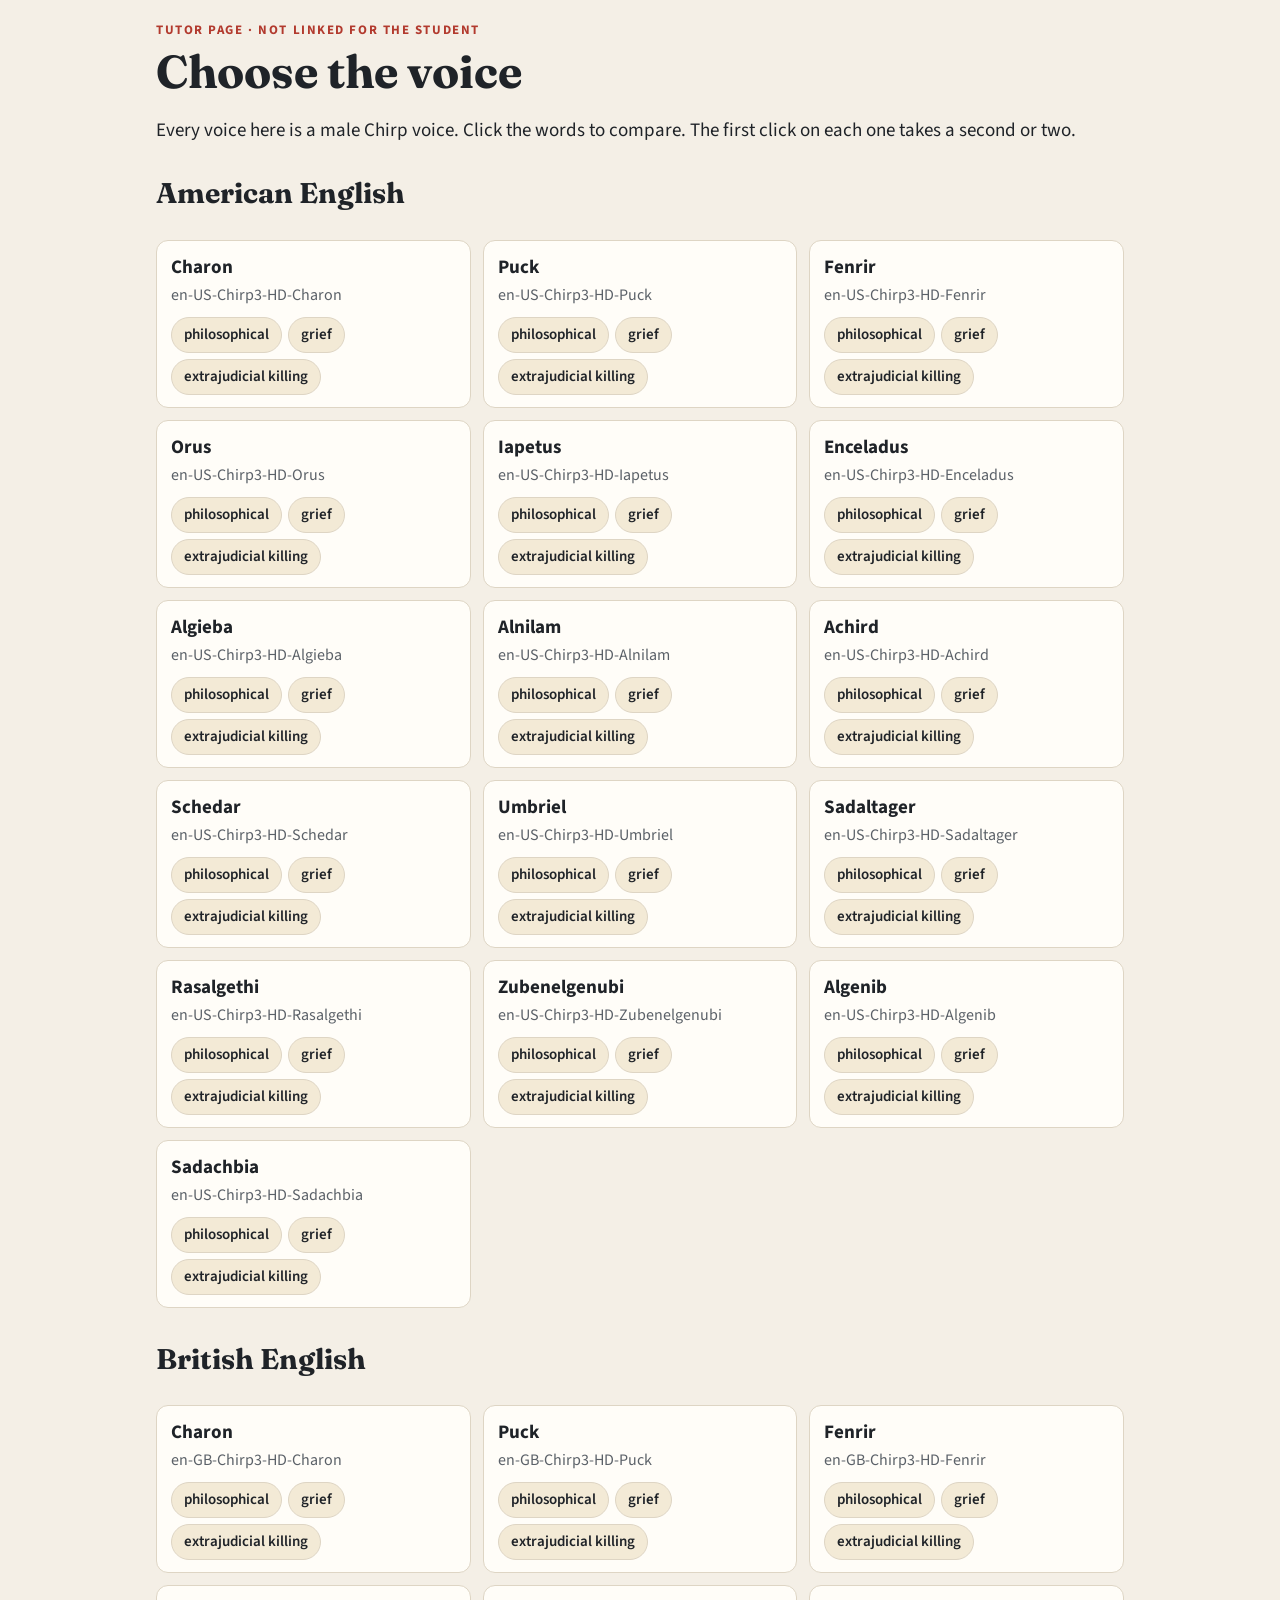
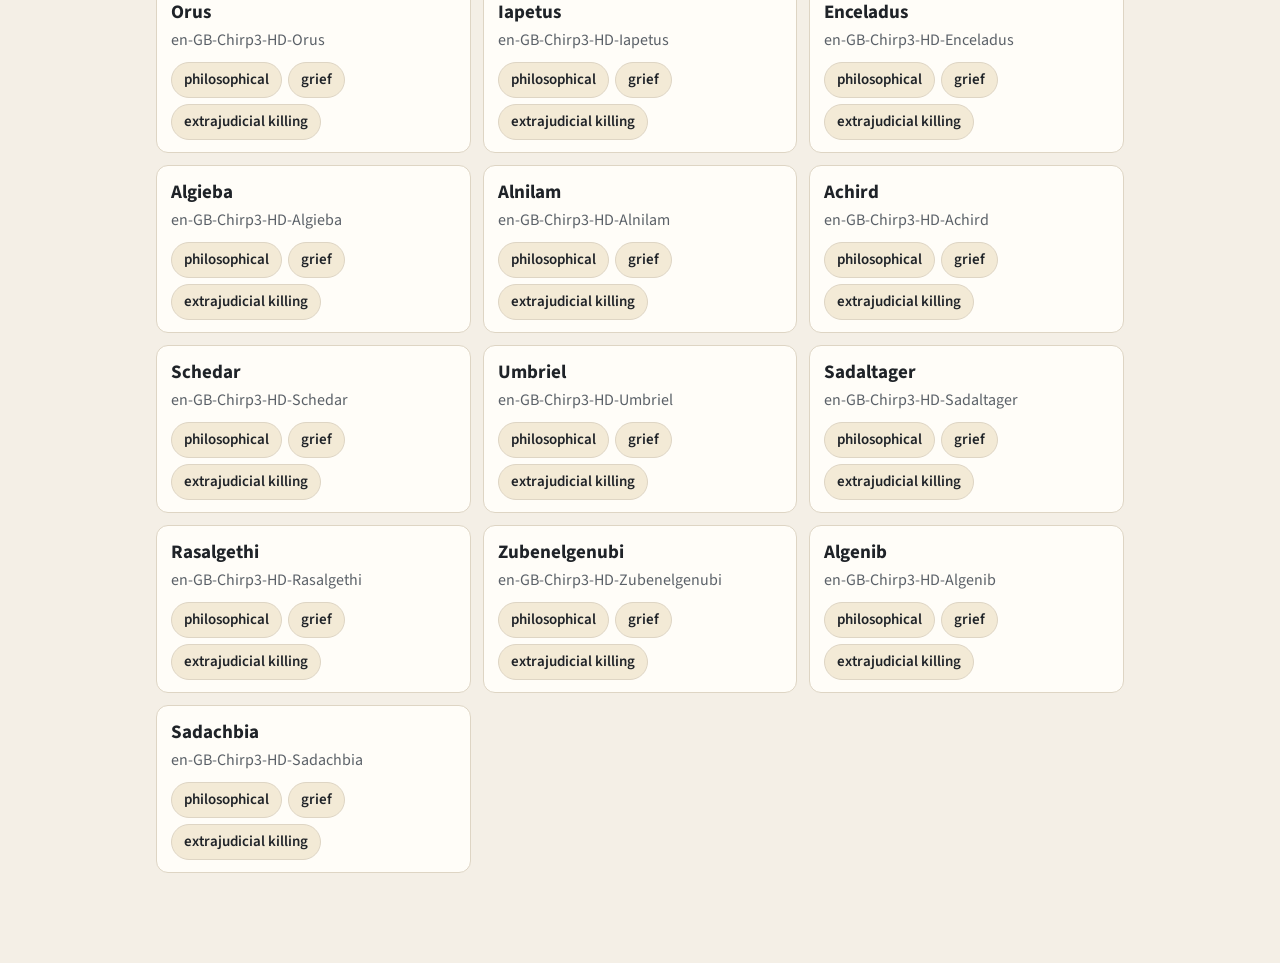
<file: history-board/voices.html>
<!doctype html>
<html lang="en">
<head>
<meta charset="utf-8">
<meta name="viewport" content="width=device-width, initial-scale=1">
<meta name="robots" content="noindex, nofollow">
<title>Choose a Voice</title>
<link rel="stylesheet" href="https://fonts.googleapis.com/css2?family=Fraunces:opsz,wght@9..144,600;9..144,700&family=Source+Sans+3:wght@400;600;700&display=swap">
<link rel="stylesheet" href="site.css?v=2">
<style>
.grid{display:grid;grid-template-columns:repeat(auto-fill,minmax(250px,1fr));gap:12px;margin-top:12px}
.v{background:var(--paper);border:1px solid var(--line);border-radius:12px;padding:12px 14px}
.v b{font-size:19px}
.v .row{display:flex;flex-wrap:wrap;gap:6px;margin-top:8px}
.v button{-webkit-appearance:none;appearance:none;border:1px solid var(--line);background:var(--soft);color:var(--ink);border-radius:999px;padding:6px 12px;font:600 15px var(--font-body);cursor:pointer;min-height:36px}
.v button.playing{background:var(--ink);color:var(--on-ink)}
</style>
</head>
<body>
<div class="wrap wide">
  <div class="eyebrow">Tutor page · not linked for the student</div>
  <h1 class="title">Choose the voice</h1>
  <p>Every voice here is a male Chirp voice. Click the words to compare. The first click on each one takes a second or two.</p>
  <h2 style="font-family:var(--font-display)">American English</h2>
  <div class="grid" id="us"></div>
  <h2 style="font-family:var(--font-display);margin-top:28px">British English</h2>
  <div class="grid" id="gb"></div>
</div>
<script>
(function(){
  var TTS = "https://tbrgkozypzlpbmetnorl.supabase.co/functions/v1/psn-tts";
  var words = ["philosophical", "grief", "extrajudicial killing"];
  var male = ["Charon","Puck","Fenrir","Orus","Iapetus","Enceladus","Algieba","Alnilam","Achird","Schedar","Umbriel","Sadaltager","Rasalgethi","Zubenelgenubi","Algenib","Sadachbia"];
  var player = null, lastBtn = null;
  function card(lang, name){
    var voice = lang + "-Chirp3-HD-" + name;
    var h = '<div class="v"><b>' + name + '</b><div class="small">' + voice + '</div><div class="row">';
    words.forEach(function(w){ h += '<button type="button" data-v="' + voice + '" data-w="' + w + '">' + w + '</button>'; });
    return h + '</div></div>';
  }
  document.getElementById("us").innerHTML = male.map(function(n){ return card("en-US", n); }).join("");
  document.getElementById("gb").innerHTML = male.map(function(n){ return card("en-GB", n); }).join("");
  document.addEventListener("click", function(e){
    var b = e.target.closest ? e.target.closest("button[data-v]") : null;
    if(!b) return;
    if(player) player.pause();
    if(lastBtn) lastBtn.classList.remove("playing");
    player = new Audio(TTS + "?v=" + encodeURIComponent(b.getAttribute("data-v")) + "&w=" + encodeURIComponent(b.getAttribute("data-w")));
    b.classList.add("playing"); lastBtn = b;
    player.addEventListener("ended", function(){ b.classList.remove("playing"); });
    player.addEventListener("error", function(){ b.classList.remove("playing"); b.textContent = b.getAttribute("data-w") + " (not available)"; });
    var p = player.play(); if(p && p.catch) p.catch(function(){});
  });
})();
</script>
</body>
</html>
</file>
<file: history-board/site.css>
/* Patron Saints History Project — shared styles (from the project design system) */
:root{
  --ground:#f4efe6; --paper:#fffdf8; --soft:#f3ead6; --line:#ded5c4;
  --ink:#1f2328; --on-ink:#ffffff; --muted:#5b6168;
  --accent:#b23a2e; --on-accent:#ffffff; --link:#1f4e79; --gold:#c8962c; --question:#f0c98a;
  --source-museum:#7a4b9a; --source-government:#2e6b3a; --source-news:#a0522d; --source-court:#3b3b3b;
  --font-display:"Fraunces", Georgia, "Times New Roman", serif;
  --font-body:"Source Sans 3", -apple-system, BlinkMacSystemFont, "Segoe UI", Roboto, Helvetica, Arial, sans-serif;
}
*{box-sizing:border-box}
html,body{margin:0}
body{background:var(--ground);color:var(--ink);font-family:var(--font-body);font-size:19px;line-height:1.6;-webkit-text-size-adjust:100%}
a{color:var(--link)}
:focus-visible{outline:3px solid var(--accent);outline-offset:2px}
.wrap{max-width:820px;margin:0 auto;padding:20px 16px 90px}
.wrap.wide{max-width:1000px}

/* project header + nav */
.top{border-bottom:3px solid var(--ink);padding-bottom:14px;margin-bottom:6px}
.eyebrow{font-size:13px;letter-spacing:.12em;text-transform:uppercase;color:var(--accent);font-weight:700}
.title{font-family:var(--font-display);font-size:clamp(30px,7vw,46px);line-height:1.1;margin:6px 0 10px;font-weight:700}
.cq{background:var(--ink);color:var(--on-ink);border-radius:14px;padding:12px 16px;font-size:17px;line-height:1.5}
.cq b{color:var(--question)}
.nav{display:flex;flex-wrap:wrap;gap:4px;border-bottom:1px solid var(--line);margin:4px 0 18px}
.nav a{padding:10px 14px;font-weight:700;font-size:17px;color:var(--muted);text-decoration:none;border-bottom:3px solid transparent}
.nav a[aria-current="page"]{color:var(--ink);border-bottom-color:var(--accent)}

/* lesson pieces */
.aim{background:var(--paper);border:1px solid var(--line);border-radius:12px;padding:12px 16px;font-size:17px;margin:10px 0}
.aim b{color:var(--accent)}
.part{margin-top:36px}
.label{display:inline-block;background:var(--ink);color:var(--on-ink);border-radius:999px;padding:4px 14px;font-size:14px;font-weight:700;letter-spacing:.06em;text-transform:uppercase}
.part h2{font-family:var(--font-display);font-size:26px;line-height:1.2;margin:10px 0 8px}
.box{background:var(--paper);border:1px solid var(--line);border-radius:14px;padding:16px 18px;margin:12px 0}
.chips{display:flex;flex-wrap:wrap;gap:8px;margin:10px 0}
.chip{background:var(--soft);border:1px solid var(--line);border-radius:10px;padding:8px 12px;font-weight:600;font-size:17px}
.model{border-left:4px solid var(--link);padding:4px 0 4px 12px;margin-top:10px;color:var(--muted);font-style:italic;font-size:17px}
.words{display:grid;grid-template-columns:1fr 1fr;gap:10px}
.word{background:var(--paper);border:1px solid var(--line);border-left:6px solid var(--gold);border-radius:10px;padding:10px 14px;font-size:17px;line-height:1.5}
.word b{font-size:20px}
.ja{color:var(--muted);font-size:15px}
details.reveal{background:var(--soft);border-radius:10px;padding:10px 14px;margin-top:12px}
details.reveal summary{cursor:pointer;font-weight:700;color:var(--accent)}
details.reveal p{margin:8px 0 0}
ol.q{padding-left:24px;margin:8px 0}
ol.q li{margin:6px 0}
.frame{font-family:var(--font-display);font-size:19px;font-weight:600;margin:8px 0;line-height:1.5}
.blank{display:inline-block;min-width:90px;border-bottom:2px solid var(--ink);margin:0 3px}
.think{border-left:4px solid var(--link);padding:4px 0 4px 12px;margin-top:12px}
.statements{display:grid;gap:10px}
.st{background:var(--paper);border:1px solid var(--line);border-radius:10px;padding:10px 14px}
.key{display:flex;flex-wrap:wrap;gap:8px;margin:8px 0}
.key span{border-radius:8px;padding:4px 10px;font-size:15px;font-weight:700}
.k1{background:#dfeee2}.k2{background:#f6ecd3}.k3{background:#f3dcd8}
.reflect{background:var(--soft);border-radius:12px;padding:14px 16px;font-size:18px}
.source{background:var(--paper);border:1px solid var(--line);border-radius:16px;padding:18px;margin:16px 0}
.source .num{display:inline-block;background:var(--accent);color:var(--on-accent);font-weight:700;border-radius:999px;padding:2px 12px;font-size:15px}
.source h3{font-family:var(--font-display);font-size:23px;margin:8px 0 2px}
.source .who{color:var(--muted);font-size:16px;margin-bottom:8px}
.source p{margin:8px 0}
.ask{background:var(--soft);border-radius:10px;padding:12px 14px;margin-top:12px}
.ask .q{font-weight:700;color:var(--accent)}
.small{font-size:16px;color:var(--muted)}
.sources{font-size:15px;color:var(--muted);margin-top:40px}
.warn{background:#fbe9e6;border-radius:10px;padding:10px 14px;font-size:16px}

/* home */
.stages{display:grid;grid-template-columns:repeat(auto-fill,minmax(260px,1fr));gap:14px}
.stage{display:flex;flex-direction:column;gap:6px;background:var(--paper);border:1px solid var(--line);border-radius:14px;padding:16px 18px;color:var(--ink);text-decoration:none;font-size:17px;line-height:1.45}
a.stage:hover{border-color:var(--ink)}
.stage h3{margin:0;font-family:var(--font-display);font-size:21px}
.stage .desc{color:var(--muted)}
.pill{display:inline-block;font-size:12px;font-weight:700;letter-spacing:.04em;text-transform:uppercase;padding:2px 9px;border-radius:999px;background:var(--soft);color:var(--ink)}
.pill.dark{background:var(--ink);color:var(--on-ink)}
.pill.ready{background:var(--accent);color:var(--on-accent)}

/* venn + circles */
.venn{position:relative;width:100%;max-width:560px;aspect-ratio:560/340;margin:12px auto}
.venn .c{position:absolute;top:0;width:62.5%;height:100%;border-radius:50%;border:3px solid var(--ink);opacity:.95}
.venn .c1{left:0;background:rgba(200,150,44,.16)}
.venn .c2{right:0;background:rgba(31,78,121,.12)}
.venn .t{position:absolute;font-family:var(--font-display);font-weight:700;font-size:20px;text-align:center}
.circle-wrap{position:relative;width:100%;max-width:440px;aspect-ratio:1/1;margin:12px auto}
.ring{position:absolute;border-radius:50%;border:2px solid var(--line)}
.ring.r3{inset:0;border-style:dashed;background:var(--paper)}
.ring.r2{inset:16%;background:var(--soft)}
.ring.r1{inset:33%;background:var(--paper);border-color:var(--gold)}
.rl{position:absolute;left:0;right:0;text-align:center;font-size:14px;color:var(--muted)}
.tag{position:absolute;background:var(--ink);color:var(--on-ink);border-radius:999px;padding:3px 10px;font-size:13px;font-weight:700;white-space:nowrap}
.two{display:grid;grid-template-columns:1fr 1fr;gap:12px}

@media (max-width:600px){.words,.two{grid-template-columns:1fr}.venn .t{font-size:16px}}
@media print{body{background:#fff}.nav,.noprint{display:none}.box,.word,.st,.source{break-inside:avoid}details.reveal{display:block}}
.chip.pickable{cursor:pointer;-webkit-user-select:none;user-select:none}
.chip.pickable:hover{border-color:var(--ink)}
.chip.pickable[aria-pressed="true"]{background:var(--ink);color:var(--on-ink);border-color:var(--ink)}
/* "Choose your three": tap a level on a statement, then explain it. */
.agree .st{display:block}
.agree .st .lv{display:flex;flex-wrap:wrap;gap:6px;margin-top:8px}
.agree .st .lv button{-webkit-appearance:none;appearance:none;border:1px solid var(--line);background:#fff;color:var(--ink);border-radius:999px;padding:6px 12px;font:600 15px var(--font-body);cursor:pointer;min-height:36px}
.agree .st .lv button[aria-pressed="true"].b1{background:#2f6b3c;border-color:#2f6b3c;color:#fff}
.agree .st .lv button[aria-pressed="true"].b2{background:#8a6414;border-color:#8a6414;color:#fff}
.agree .st .lv button[aria-pressed="true"].b3{background:#a33a2c;border-color:#a33a2c;color:#fff}
.agree .st.s1{background:#dfeee2}.agree .st.s2{background:#f6ecd3}.agree .st.s3{background:#f3dcd8}
.agree .st textarea{display:block;width:100%;box-sizing:border-box;margin-top:8px;border:1px solid var(--line);border-radius:8px;padding:8px 10px;font:16px var(--font-body);min-height:64px;background:#fff;color:var(--ink)}
.agree-bar{display:flex;flex-wrap:wrap;gap:10px;align-items:center;margin-top:10px}
.agree-bar .btn{-webkit-appearance:none;appearance:none;border:0;background:var(--ink);color:var(--on-ink);border-radius:999px;padding:8px 16px;font:700 15px var(--font-body);cursor:pointer}
.agree-bar .done{font-size:15px;color:var(--muted)}
/* On-screen answer boxes */
textarea.ans{display:block;width:100%;box-sizing:border-box;margin:6px 0 4px;border:1px solid var(--line);border-radius:8px;padding:8px 10px;font:16px var(--font-body);min-height:56px;background:#fff;color:var(--ink);resize:vertical}
.anslabel{display:block;margin-top:10px;font-size:16px}
/* Embedded video, 16:9 */
.vembed{position:relative;width:100%;padding-top:56.25%;border-radius:12px;overflow:hidden;background:#000;margin:10px 0 6px}
.vembed iframe{position:absolute;top:0;left:0;width:100%;height:100%;border:0}
.vlink{margin:12px 0 0}
.vlink a{display:inline-block;background:var(--ink);color:var(--on-ink);text-decoration:none;font-weight:700;border-radius:999px;padding:9px 16px}
.stage .adds{margin-top:8px;font-size:16px}
.stage .sq{margin-top:6px;font-size:14px;color:var(--muted)}
/* Ordering chips */
.chips.order .chip .onum{display:inline-block;min-width:0;font-weight:800}
.chips.order .chip .onum:not(:empty){background:#fff;color:var(--ink);border-radius:999px;padding:0 7px;margin-right:6px}
.orderout{margin:8px 0 4px;font-size:16px}
.orderout ol{margin:0 0 6px;padding-left:24px}
.oreset{-webkit-appearance:none;appearance:none;border:1px solid var(--line);background:#fff;color:var(--ink);border-radius:999px;padding:5px 12px;font:600 14px var(--font-body);cursor:pointer}
.addb{margin:10px 0 0}
.addb a{display:inline-block;border:2px solid var(--accent);color:var(--accent);background:#fff;text-decoration:none;font-weight:700;border-radius:999px;padding:6px 14px;font-size:15px}
/* Gap-fill boxes */
input.gap{font:inherit;font-weight:600;color:var(--ink);background:#fff;border:0;border-bottom:2px solid var(--ink);border-radius:4px 4px 0 0;padding:1px 6px;margin:0 3px;max-width:100%;-webkit-appearance:none;appearance:none}
input.gap:focus{outline:2px solid var(--link);outline-offset:1px}
input.gap.ok{background:#dfeee2;border-bottom-color:#2f6b3c}
input.gap.no{background:#f3dcd8;border-bottom-color:#a33a2c}
.gapbar{display:flex;flex-wrap:wrap;gap:8px;align-items:center;margin:2px 0 10px}
.gapbtn{-webkit-appearance:none;appearance:none;border:0;background:var(--ink);color:var(--on-ink);border-radius:999px;padding:5px 14px;font:700 14px var(--font-body);cursor:pointer}
.gapbtn.ghost{background:#fff;color:var(--ink);border:1px solid var(--line)}
.gapmsg{font-size:15px;font-weight:600}
.gapmodel{background:var(--soft);border-radius:8px;padding:8px 12px;margin:0 0 12px;font-style:italic}
.journal-link{display:inline-block;border:2px solid var(--ink);color:var(--ink);background:#fff;text-decoration:none;font-weight:700;border-radius:999px;padding:6px 14px;font-size:15px}
/* Figures: maps and diagrams */
.fig{margin:14px 0}
.fig img{display:block;width:100%;height:auto;border-radius:14px;border:1px solid var(--line);background:#fbf8f2}
.fig figcaption{font-size:15px;color:var(--muted);margin-top:6px}
/* Label chain */
.flow{display:flex;flex-direction:column;align-items:stretch;gap:0;max-width:520px;margin:12px auto}
.flow .fstep{border-radius:12px;padding:10px 14px;font-size:17px;border:2px solid var(--line);background:#fff}
.flow .fstep b{display:block;font-size:13px;letter-spacing:.06em;text-transform:uppercase;color:var(--muted);margin-bottom:2px}
.flow .fstep.name{border-color:#2f6b3c;background:#eef6ef}
.flow .fstep.lab{border-color:#b4432f;background:#fbeeeb}
.flow .fstep.harm{border-color:#1c1a17;background:#1c1a17;color:#fff}
.flow .fstep.harm b{color:#d8d2c6}
.flow .farrow{text-align:center;font-size:22px;line-height:1;color:var(--muted);padding:3px 0}
.flow .tag2{display:inline-block;border:2px dashed #b4432f;color:#b4432f;border-radius:8px;padding:0 8px;font-weight:700}
/* Can show / can't show */
.cancant{display:grid;grid-template-columns:1fr 1fr;gap:10px;margin:12px 0}
.cancant > div{border-radius:12px;padding:12px 14px;border:2px solid var(--line);background:#fff}
.cancant .can{border-color:#2f6b3c;background:#eef6ef}
.cancant .cant{border-color:#a33a2c;background:#fbeeeb}
.cancant h4{margin:0 0 6px;font-size:18px;display:flex;align-items:center;gap:8px}
.cancant ul{margin:0;padding-left:20px}
.cancant svg{width:28px;height:28px;flex:0 0 28px}
@media (max-width:520px){.cancant{grid-template-columns:1fr}}
/* Visual timeline */
.vtl{list-style:none;margin:12px 0;padding:0 0 0 22px;border-left:4px solid var(--line);position:relative}
.vtl li{position:relative;margin:0 0 14px;padding-left:10px}
.vtl li::before{content:"";position:absolute;left:-33px;top:4px;width:16px;height:16px;border-radius:50%;background:#fff;border:4px solid var(--ink)}
.vtl li.ph::before{border-color:#b4432f}
.vtl li.jp::before{border-color:#2f5f8a}
.vtl .yr{display:inline-block;font-family:var(--font-display);font-weight:700;font-size:20px;min-width:62px}
</file>
